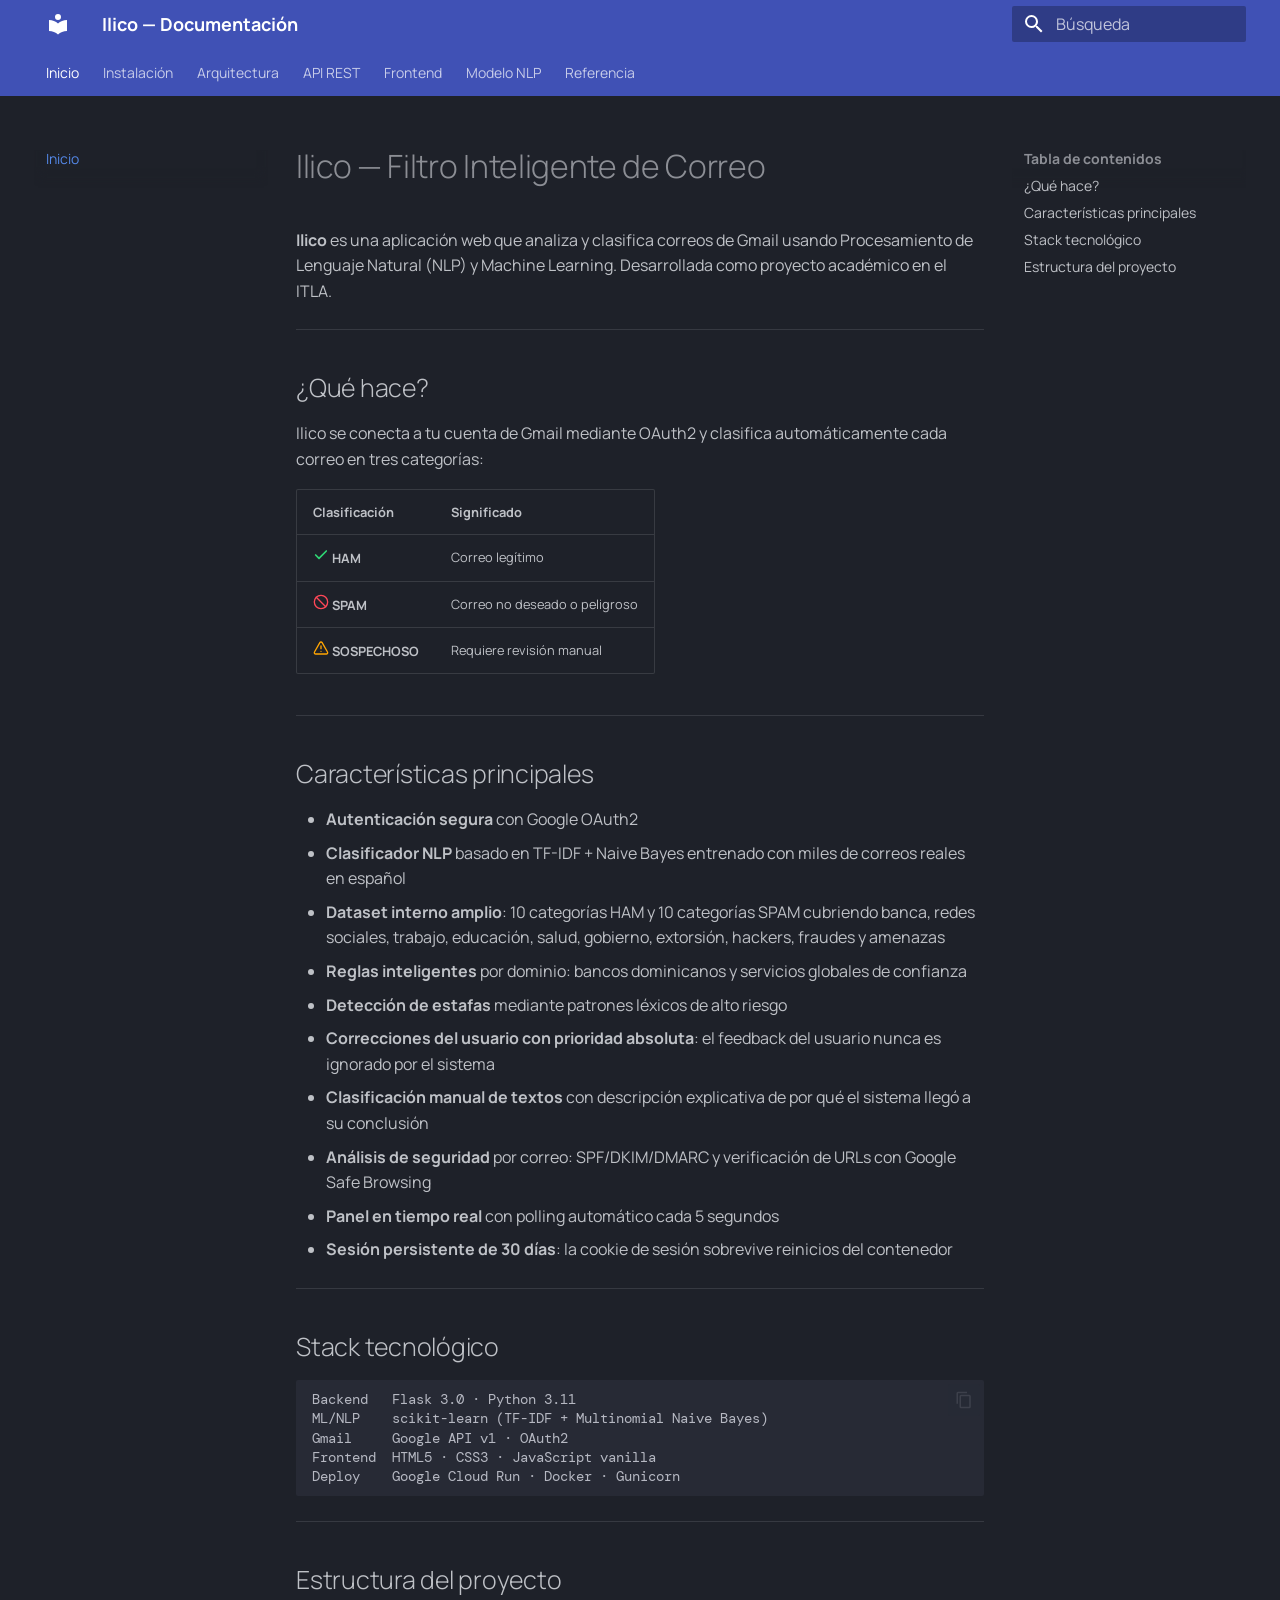
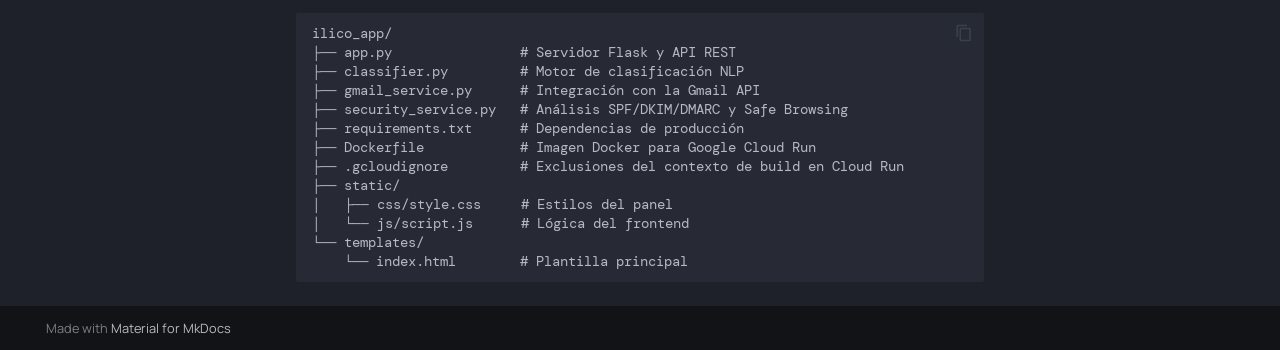
<file: index.html>
<!doctype html><html lang=es class=no-js> <head><meta charset=utf-8><meta name=viewport content="width=device-width,initial-scale=1"><meta name=description content="Filtro inteligente de correo con NLP y Machine Learning"><meta name=author content="Sterling Florian Capellan"><link href=instalacion/ rel=next><link rel=icon href=assets/images/favicon.png><meta name=generator content="mkdocs-1.6.1, mkdocs-material-9.7.6"><title>Ilico — Documentación</title><link rel=stylesheet href=assets/stylesheets/main.484c7ddc.min.css><link rel=stylesheet href=assets/stylesheets/palette.ab4e12ef.min.css><link rel=preconnect href=https://fonts.gstatic.com crossorigin><link rel=stylesheet href="https://fonts.googleapis.com/css?family=Manrope:300,300i,400,400i,700,700i%7CDM+Mono:400,400i,700,700i&display=fallback"><style>:root{--md-text-font:"Manrope";--md-code-font:"DM Mono"}</style><link rel=stylesheet href=assets/_mkdocstrings.css><script>__md_scope=new URL(".",location),__md_hash=e=>[...e].reduce(((e,_)=>(e<<5)-e+_.charCodeAt(0)),0),__md_get=(e,_=localStorage,t=__md_scope)=>JSON.parse(_.getItem(t.pathname+"."+e)),__md_set=(e,_,t=localStorage,a=__md_scope)=>{try{t.setItem(a.pathname+"."+e,JSON.stringify(_))}catch(e){}}</script></head> <body dir=ltr data-md-color-scheme=slate data-md-color-primary=indigo data-md-color-accent=teal> <input class=md-toggle data-md-toggle=drawer type=checkbox id=__drawer autocomplete=off> <input class=md-toggle data-md-toggle=search type=checkbox id=__search autocomplete=off> <label class=md-overlay for=__drawer></label> <div data-md-component=skip> <a href=#ilico-filtro-inteligente-de-correo class=md-skip> Saltar a contenido </a> </div> <div data-md-component=announce> </div> <header class=md-header data-md-component=header> <nav class="md-header__inner md-grid" aria-label=Cabecera> <a href=. title="Ilico — Documentación" class="md-header__button md-logo" aria-label="Ilico — Documentación" data-md-component=logo> <svg xmlns=http://www.w3.org/2000/svg viewbox="0 0 24 24"><path d="M12 8a3 3 0 0 0 3-3 3 3 0 0 0-3-3 3 3 0 0 0-3 3 3 3 0 0 0 3 3m0 3.54C9.64 9.35 6.5 8 3 8v11c3.5 0 6.64 1.35 9 3.54 2.36-2.19 5.5-3.54 9-3.54V8c-3.5 0-6.64 1.35-9 3.54"/></svg> </a> <label class="md-header__button md-icon" for=__drawer> <svg xmlns=http://www.w3.org/2000/svg viewbox="0 0 24 24"><path d="M3 6h18v2H3zm0 5h18v2H3zm0 5h18v2H3z"/></svg> </label> <div class=md-header__title data-md-component=header-title> <div class=md-header__ellipsis> <div class=md-header__topic> <span class=md-ellipsis> Ilico — Documentación </span> </div> <div class=md-header__topic data-md-component=header-topic> <span class=md-ellipsis> Inicio </span> </div> </div> </div> <label class="md-header__button md-icon" for=__search> <svg xmlns=http://www.w3.org/2000/svg viewbox="0 0 24 24"><path d="M9.5 3A6.5 6.5 0 0 1 16 9.5c0 1.61-.59 3.09-1.56 4.23l.27.27h.79l5 5-1.5 1.5-5-5v-.79l-.27-.27A6.52 6.52 0 0 1 9.5 16 6.5 6.5 0 0 1 3 9.5 6.5 6.5 0 0 1 9.5 3m0 2C7 5 5 7 5 9.5S7 14 9.5 14 14 12 14 9.5 12 5 9.5 5"/></svg> </label> <div class=md-search data-md-component=search role=dialog> <label class=md-search__overlay for=__search></label> <div class=md-search__inner role=search> <form class=md-search__form name=search> <input type=text class=md-search__input name=query aria-label=Búsqueda placeholder=Búsqueda autocapitalize=off autocorrect=off autocomplete=off spellcheck=false data-md-component=search-query required> <label class="md-search__icon md-icon" for=__search> <svg xmlns=http://www.w3.org/2000/svg viewbox="0 0 24 24"><path d="M9.5 3A6.5 6.5 0 0 1 16 9.5c0 1.61-.59 3.09-1.56 4.23l.27.27h.79l5 5-1.5 1.5-5-5v-.79l-.27-.27A6.52 6.52 0 0 1 9.5 16 6.5 6.5 0 0 1 3 9.5 6.5 6.5 0 0 1 9.5 3m0 2C7 5 5 7 5 9.5S7 14 9.5 14 14 12 14 9.5 12 5 9.5 5"/></svg> <svg xmlns=http://www.w3.org/2000/svg viewbox="0 0 24 24"><path d="M20 11v2H8l5.5 5.5-1.42 1.42L4.16 12l7.92-7.92L13.5 5.5 8 11z"/></svg> </label> <nav class=md-search__options aria-label=Buscar> <button type=reset class="md-search__icon md-icon" title=Limpiar aria-label=Limpiar tabindex=-1> <svg xmlns=http://www.w3.org/2000/svg viewbox="0 0 24 24"><path d="M19 6.41 17.59 5 12 10.59 6.41 5 5 6.41 10.59 12 5 17.59 6.41 19 12 13.41 17.59 19 19 17.59 13.41 12z"/></svg> </button> </nav> <div class=md-search__suggest data-md-component=search-suggest></div> </form> <div class=md-search__output> <div class=md-search__scrollwrap tabindex=0 data-md-scrollfix> <div class=md-search-result data-md-component=search-result> <div class=md-search-result__meta> Inicializando búsqueda </div> <ol class=md-search-result__list role=presentation></ol> </div> </div> </div> </div> </div> </nav> </header> <div class=md-container data-md-component=container> <nav class=md-tabs aria-label=Pestañas data-md-component=tabs> <div class=md-grid> <ul class=md-tabs__list> <li class="md-tabs__item md-tabs__item--active"> <a href=. class=md-tabs__link> Inicio </a> </li> <li class=md-tabs__item> <a href=instalacion/ class=md-tabs__link> Instalación </a> </li> <li class=md-tabs__item> <a href=arquitectura/ class=md-tabs__link> Arquitectura </a> </li> <li class=md-tabs__item> <a href=api/ class=md-tabs__link> API REST </a> </li> <li class=md-tabs__item> <a href=frontend/ class=md-tabs__link> Frontend </a> </li> <li class=md-tabs__item> <a href=modelo/ class=md-tabs__link> Modelo NLP </a> </li> <li class=md-tabs__item> <a href=referencia/ class=md-tabs__link> Referencia </a> </li> </ul> </div> </nav> <main class=md-main data-md-component=main> <div class="md-main__inner md-grid"> <div class="md-sidebar md-sidebar--primary" data-md-component=sidebar data-md-type=navigation> <div class=md-sidebar__scrollwrap> <div class=md-sidebar__inner> <nav class="md-nav md-nav--primary md-nav--lifted" aria-label=Navegación data-md-level=0> <label class=md-nav__title for=__drawer> <a href=. title="Ilico — Documentación" class="md-nav__button md-logo" aria-label="Ilico — Documentación" data-md-component=logo> <svg xmlns=http://www.w3.org/2000/svg viewbox="0 0 24 24"><path d="M12 8a3 3 0 0 0 3-3 3 3 0 0 0-3-3 3 3 0 0 0-3 3 3 3 0 0 0 3 3m0 3.54C9.64 9.35 6.5 8 3 8v11c3.5 0 6.64 1.35 9 3.54 2.36-2.19 5.5-3.54 9-3.54V8c-3.5 0-6.64 1.35-9 3.54"/></svg> </a> Ilico — Documentación </label> <ul class=md-nav__list data-md-scrollfix> <li class="md-nav__item md-nav__item--active"> <input class="md-nav__toggle md-toggle" type=checkbox id=__toc> <label class="md-nav__link md-nav__link--active" for=__toc> <span class=md-ellipsis> Inicio </span> <span class="md-nav__icon md-icon"></span> </label> <a href=. class="md-nav__link md-nav__link--active"> <span class=md-ellipsis> Inicio </span> </a> <nav class="md-nav md-nav--secondary" aria-label="Tabla de contenidos"> <label class=md-nav__title for=__toc> <span class="md-nav__icon md-icon"></span> Tabla de contenidos </label> <ul class=md-nav__list data-md-component=toc data-md-scrollfix> <li class=md-nav__item> <a href=#que-hace class=md-nav__link> <span class=md-ellipsis> ¿Qué hace? </span> </a> </li> <li class=md-nav__item> <a href=#caracteristicas-principales class=md-nav__link> <span class=md-ellipsis> Características principales </span> </a> </li> <li class=md-nav__item> <a href=#stack-tecnologico class=md-nav__link> <span class=md-ellipsis> Stack tecnológico </span> </a> </li> <li class=md-nav__item> <a href=#estructura-del-proyecto class=md-nav__link> <span class=md-ellipsis> Estructura del proyecto </span> </a> </li> </ul> </nav> </li> <li class=md-nav__item> <a href=instalacion/ class=md-nav__link> <span class=md-ellipsis> Instalación </span> </a> </li> <li class=md-nav__item> <a href=arquitectura/ class=md-nav__link> <span class=md-ellipsis> Arquitectura </span> </a> </li> <li class=md-nav__item> <a href=api/ class=md-nav__link> <span class=md-ellipsis> API REST </span> </a> </li> <li class=md-nav__item> <a href=frontend/ class=md-nav__link> <span class=md-ellipsis> Frontend </span> </a> </li> <li class=md-nav__item> <a href=modelo/ class=md-nav__link> <span class=md-ellipsis> Modelo NLP </span> </a> </li> <li class=md-nav__item> <a href=referencia/ class=md-nav__link> <span class=md-ellipsis> Referencia </span> </a> </li> </ul> </nav> </div> </div> </div> <div class="md-sidebar md-sidebar--secondary" data-md-component=sidebar data-md-type=toc> <div class=md-sidebar__scrollwrap> <div class=md-sidebar__inner> <nav class="md-nav md-nav--secondary" aria-label="Tabla de contenidos"> <label class=md-nav__title for=__toc> <span class="md-nav__icon md-icon"></span> Tabla de contenidos </label> <ul class=md-nav__list data-md-component=toc data-md-scrollfix> <li class=md-nav__item> <a href=#que-hace class=md-nav__link> <span class=md-ellipsis> ¿Qué hace? </span> </a> </li> <li class=md-nav__item> <a href=#caracteristicas-principales class=md-nav__link> <span class=md-ellipsis> Características principales </span> </a> </li> <li class=md-nav__item> <a href=#stack-tecnologico class=md-nav__link> <span class=md-ellipsis> Stack tecnológico </span> </a> </li> <li class=md-nav__item> <a href=#estructura-del-proyecto class=md-nav__link> <span class=md-ellipsis> Estructura del proyecto </span> </a> </li> </ul> </nav> </div> </div> </div> <div class=md-content data-md-component=content> <article class="md-content__inner md-typeset"> <h1 id=ilico-filtro-inteligente-de-correo>Ilico — Filtro Inteligente de Correo<a class=headerlink href=#ilico-filtro-inteligente-de-correo title="Permanent link">&para;</a></h1> <p><strong>Ilico</strong> es una aplicación web que analiza y clasifica correos de Gmail usando Procesamiento de Lenguaje Natural (NLP) y Machine Learning. Desarrollada como proyecto académico en el ITLA.</p> <hr> <h2 id=que-hace>¿Qué hace?<a class=headerlink href=#que-hace title="Permanent link">&para;</a></h2> <p>Ilico se conecta a tu cuenta de Gmail mediante OAuth2 y clasifica automáticamente cada correo en tres categorías:</p> <table> <thead> <tr> <th>Clasificación</th> <th>Significado</th> </tr> </thead> <tbody> <tr> <td><svg xmlns=http://www.w3.org/2000/svg width=16 height=16 viewbox="0 0 24 24" fill=none stroke=#2ed573 stroke-width=2.5 stroke-linecap=round stroke-linejoin=round><polyline points="20 6 9 17 4 12"/></svg> <strong>HAM</strong></td> <td>Correo legítimo</td> </tr> <tr> <td><svg xmlns=http://www.w3.org/2000/svg width=16 height=16 viewbox="0 0 24 24" fill=none stroke=#ff4757 stroke-width=2 stroke-linecap=round stroke-linejoin=round><circle cx=12 cy=12 r=10 /><path d="m4.9 4.9 14.2 14.2"/></svg> <strong>SPAM</strong></td> <td>Correo no deseado o peligroso</td> </tr> <tr> <td><svg xmlns=http://www.w3.org/2000/svg width=16 height=16 viewbox="0 0 24 24" fill=none stroke=#ffa502 stroke-width=2 stroke-linecap=round stroke-linejoin=round><path d="m21.73 18-8-14a2 2 0 0 0-3.48 0l-8 14A2 2 0 0 0 4 21h16a2 2 0 0 0 1.73-3Z"/><path d="M12 9v4"/><path d="M12 17h.01"/></svg> <strong>SOSPECHOSO</strong></td> <td>Requiere revisión manual</td> </tr> </tbody> </table> <hr> <h2 id=caracteristicas-principales>Características principales<a class=headerlink href=#caracteristicas-principales title="Permanent link">&para;</a></h2> <ul> <li><strong>Autenticación segura</strong> con Google OAuth2</li> <li><strong>Clasificador NLP</strong> basado en TF-IDF + Naive Bayes entrenado con miles de correos reales en español</li> <li><strong>Dataset interno amplio</strong>: 10 categorías HAM y 10 categorías SPAM cubriendo banca, redes sociales, trabajo, educación, salud, gobierno, extorsión, hackers, fraudes y amenazas</li> <li><strong>Reglas inteligentes</strong> por dominio: bancos dominicanos y servicios globales de confianza</li> <li><strong>Detección de estafas</strong> mediante patrones léxicos de alto riesgo</li> <li><strong>Correcciones del usuario con prioridad absoluta</strong>: el feedback del usuario nunca es ignorado por el sistema</li> <li><strong>Clasificación manual de textos</strong> con descripción explicativa de por qué el sistema llegó a su conclusión</li> <li><strong>Análisis de seguridad</strong> por correo: SPF/DKIM/DMARC y verificación de URLs con Google Safe Browsing</li> <li><strong>Panel en tiempo real</strong> con polling automático cada 5 segundos</li> <li><strong>Sesión persistente de 30 días</strong>: la cookie de sesión sobrevive reinicios del contenedor</li> </ul> <hr> <h2 id=stack-tecnologico>Stack tecnológico<a class=headerlink href=#stack-tecnologico title="Permanent link">&para;</a></h2> <div class=highlight><pre><span></span><code><a id=__codelineno-0-1 name=__codelineno-0-1 href=#__codelineno-0-1></a>Backend   Flask 3.0 · Python 3.11
<a id=__codelineno-0-2 name=__codelineno-0-2 href=#__codelineno-0-2></a>ML/NLP    scikit-learn (TF-IDF + Multinomial Naive Bayes)
<a id=__codelineno-0-3 name=__codelineno-0-3 href=#__codelineno-0-3></a>Gmail     Google API v1 · OAuth2
<a id=__codelineno-0-4 name=__codelineno-0-4 href=#__codelineno-0-4></a>Frontend  HTML5 · CSS3 · JavaScript vanilla
<a id=__codelineno-0-5 name=__codelineno-0-5 href=#__codelineno-0-5></a>Deploy    Google Cloud Run · Docker · Gunicorn
</code></pre></div> <hr> <h2 id=estructura-del-proyecto>Estructura del proyecto<a class=headerlink href=#estructura-del-proyecto title="Permanent link">&para;</a></h2> <div class=highlight><pre><span></span><code><a id=__codelineno-1-1 name=__codelineno-1-1 href=#__codelineno-1-1></a>ilico_app/
<a id=__codelineno-1-2 name=__codelineno-1-2 href=#__codelineno-1-2></a>├── app.py                # Servidor Flask y API REST
<a id=__codelineno-1-3 name=__codelineno-1-3 href=#__codelineno-1-3></a>├── classifier.py         # Motor de clasificación NLP
<a id=__codelineno-1-4 name=__codelineno-1-4 href=#__codelineno-1-4></a>├── gmail_service.py      # Integración con la Gmail API
<a id=__codelineno-1-5 name=__codelineno-1-5 href=#__codelineno-1-5></a>├── security_service.py   # Análisis SPF/DKIM/DMARC y Safe Browsing
<a id=__codelineno-1-6 name=__codelineno-1-6 href=#__codelineno-1-6></a>├── requirements.txt      # Dependencias de producción
<a id=__codelineno-1-7 name=__codelineno-1-7 href=#__codelineno-1-7></a>├── Dockerfile            # Imagen Docker para Google Cloud Run
<a id=__codelineno-1-8 name=__codelineno-1-8 href=#__codelineno-1-8></a>├── .gcloudignore         # Exclusiones del contexto de build en Cloud Run
<a id=__codelineno-1-9 name=__codelineno-1-9 href=#__codelineno-1-9></a>├── static/
<a id=__codelineno-1-10 name=__codelineno-1-10 href=#__codelineno-1-10></a>│   ├── css/style.css     # Estilos del panel
<a id=__codelineno-1-11 name=__codelineno-1-11 href=#__codelineno-1-11></a>│   └── js/script.js      # Lógica del frontend
<a id=__codelineno-1-12 name=__codelineno-1-12 href=#__codelineno-1-12></a>└── templates/
<a id=__codelineno-1-13 name=__codelineno-1-13 href=#__codelineno-1-13></a>    └── index.html        # Plantilla principal
</code></pre></div> </article> </div> <script>var target=document.getElementById(location.hash.slice(1));target&&target.name&&(target.checked=target.name.startsWith("__tabbed_"))</script> </div> <button type=button class="md-top md-icon" data-md-component=top hidden> <svg xmlns=http://www.w3.org/2000/svg viewbox="0 0 24 24"><path d="M13 20h-2V8l-5.5 5.5-1.42-1.42L12 4.16l7.92 7.92-1.42 1.42L13 8z"/></svg> Volver al principio </button> </main> <footer class=md-footer> <div class="md-footer-meta md-typeset"> <div class="md-footer-meta__inner md-grid"> <div class=md-copyright> Made with <a href=https://squidfunk.github.io/mkdocs-material/ target=_blank rel=noopener> Material for MkDocs </a> </div> </div> </div> </footer> </div> <div class=md-dialog data-md-component=dialog> <div class="md-dialog__inner md-typeset"></div> </div> <script id=__config type=application/json>{"annotate": null, "base": ".", "features": ["navigation.tabs", "navigation.sections", "navigation.top", "search.highlight", "search.suggest", "content.code.copy"], "search": "assets/javascripts/workers/search.2c215733.min.js", "tags": null, "translations": {"clipboard.copied": "Copiado al portapapeles", "clipboard.copy": "Copiar al portapapeles", "search.result.more.one": "1 m\u00e1s en esta p\u00e1gina", "search.result.more.other": "# m\u00e1s en esta p\u00e1gina", "search.result.none": "No se encontraron documentos", "search.result.one": "1 documento encontrado", "search.result.other": "# documentos encontrados", "search.result.placeholder": "Teclee para comenzar b\u00fasqueda", "search.result.term.missing": "Falta", "select.version": "Seleccionar versi\u00f3n"}, "version": null}</script> <script src=assets/javascripts/bundle.79ae519e.min.js></script> </body> </html>
</file>
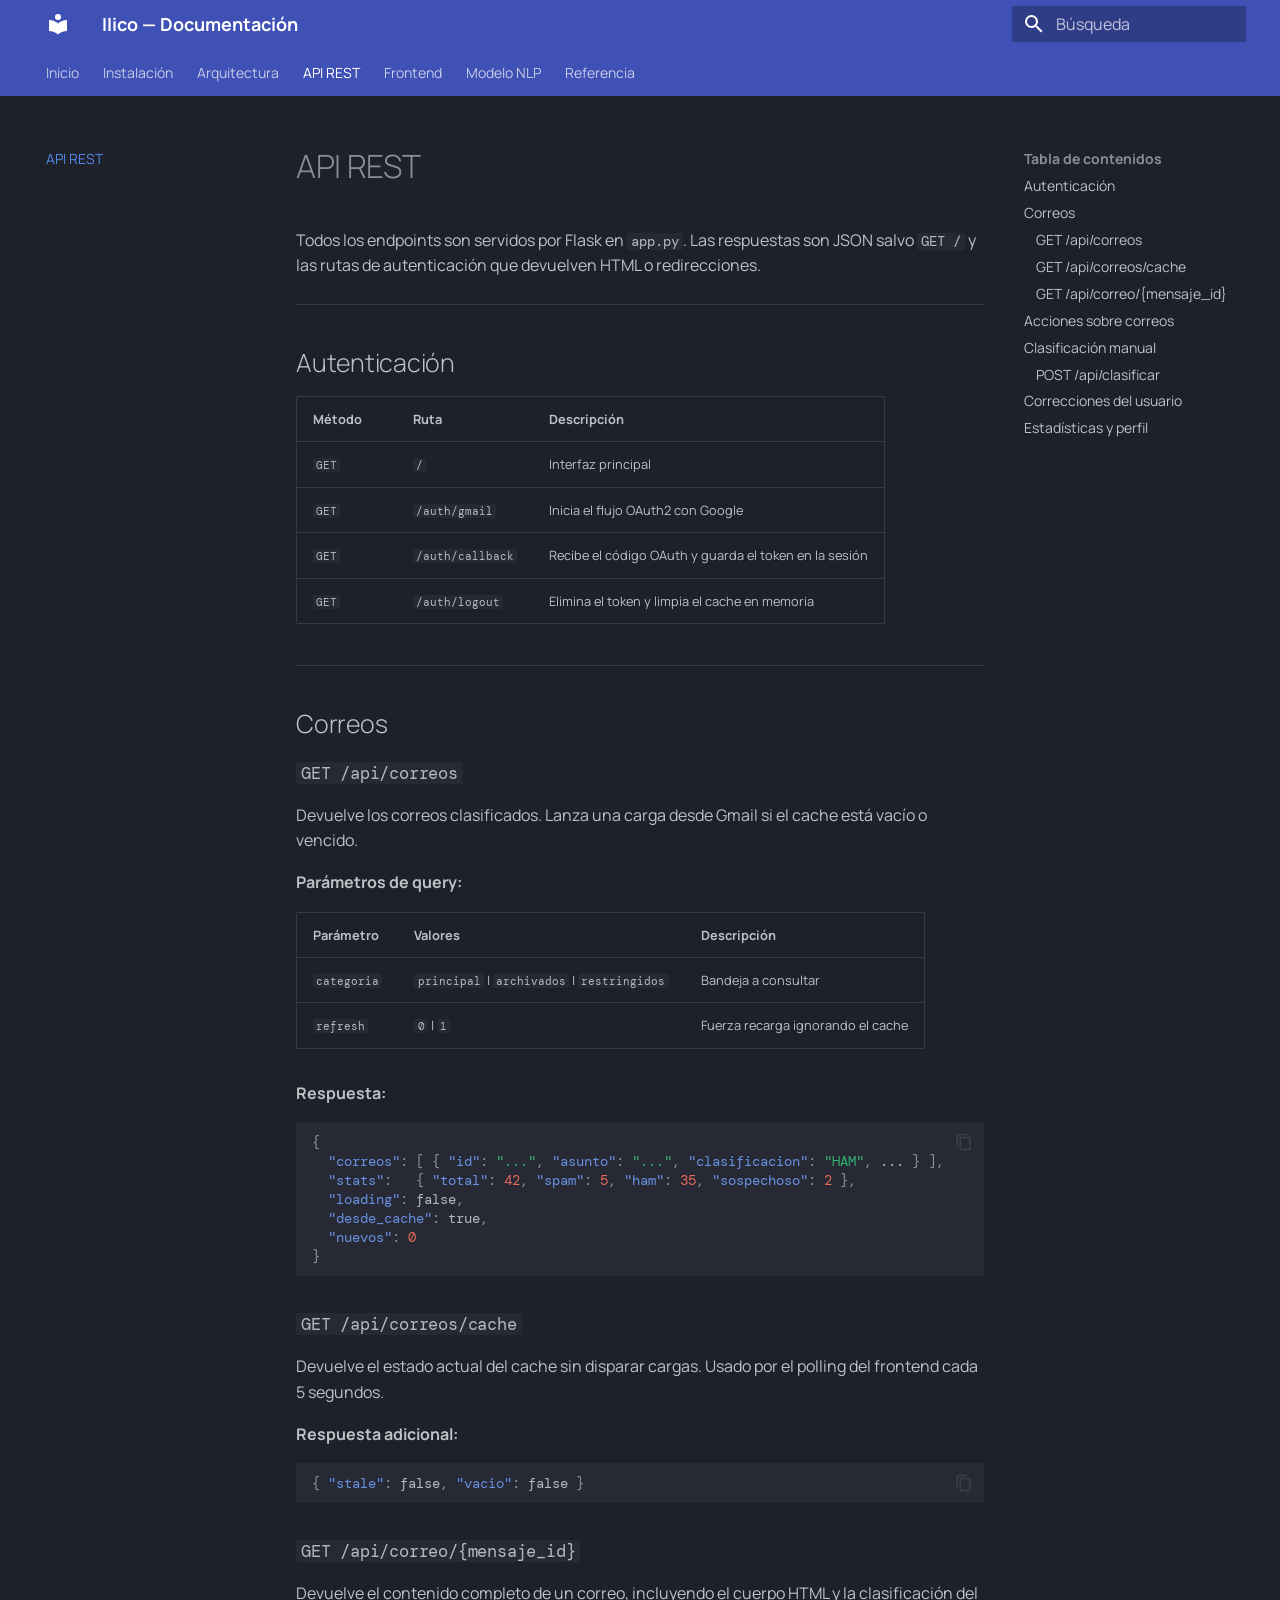
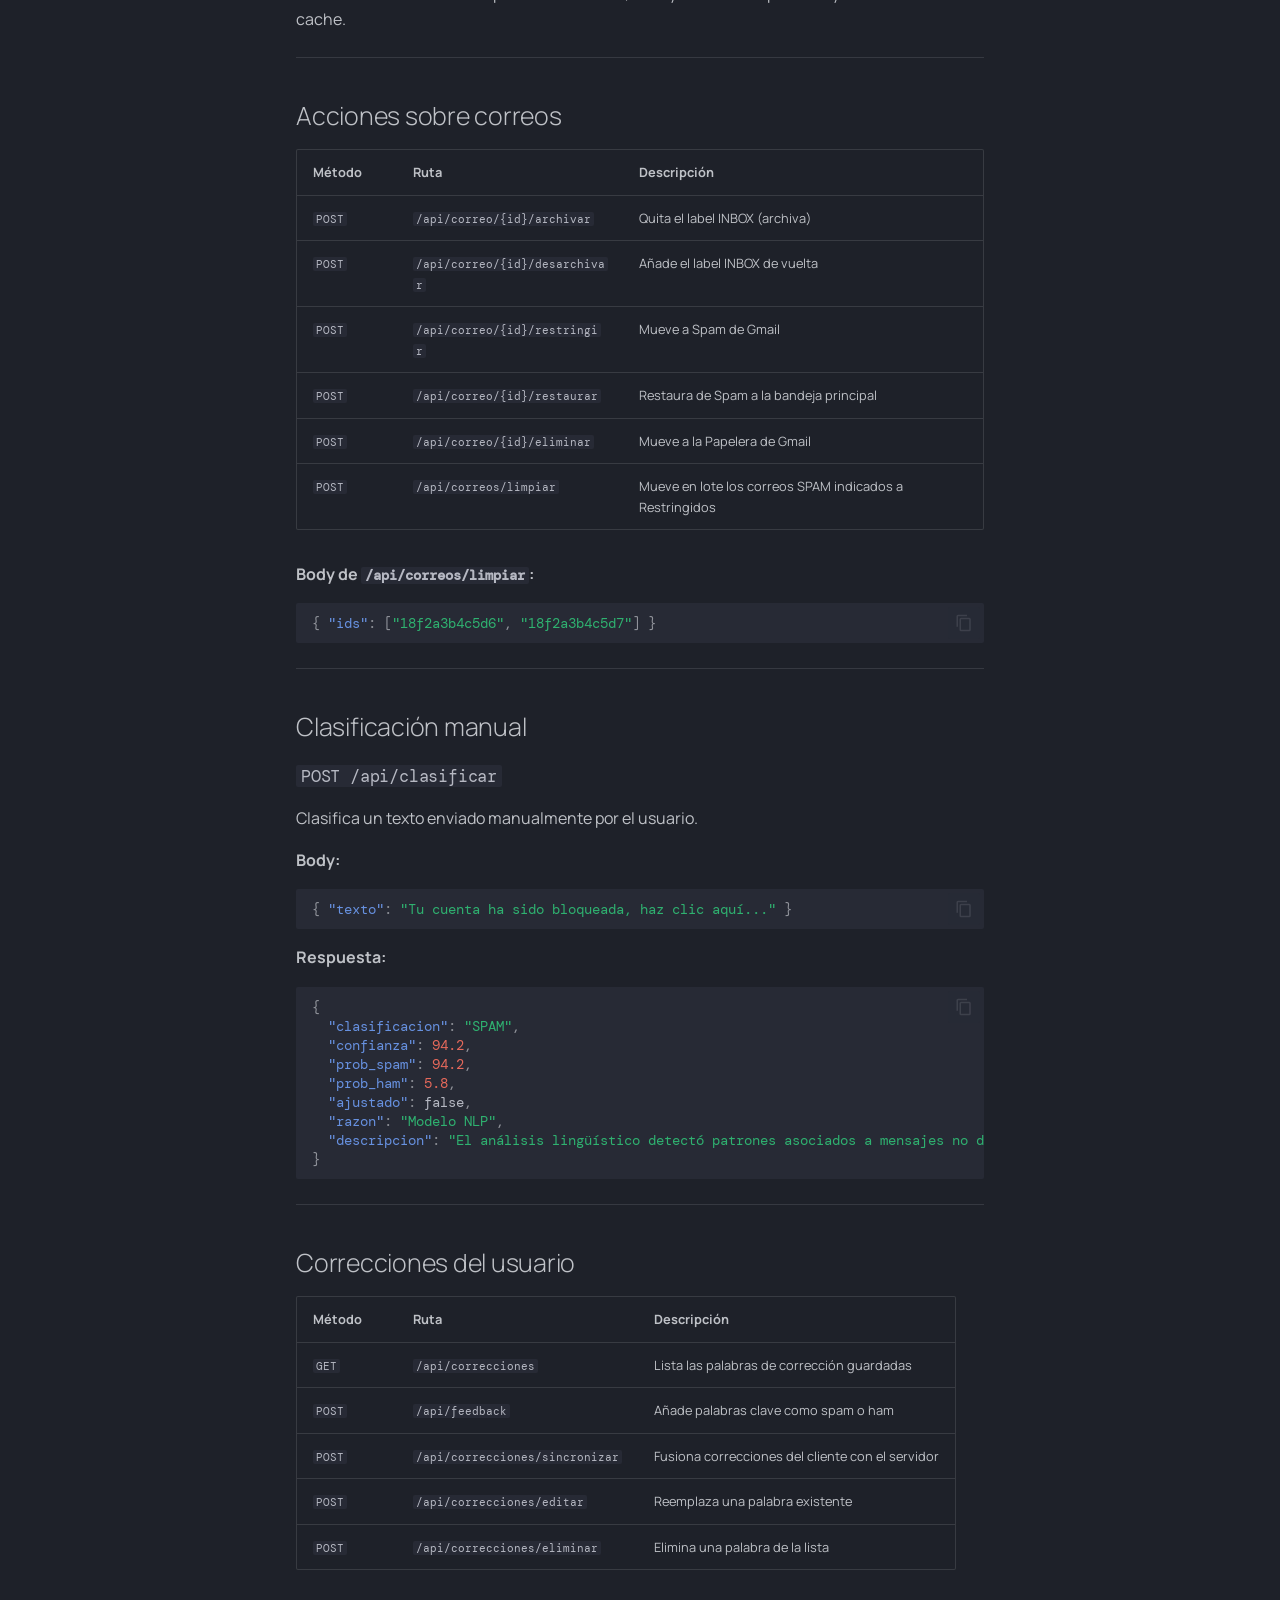
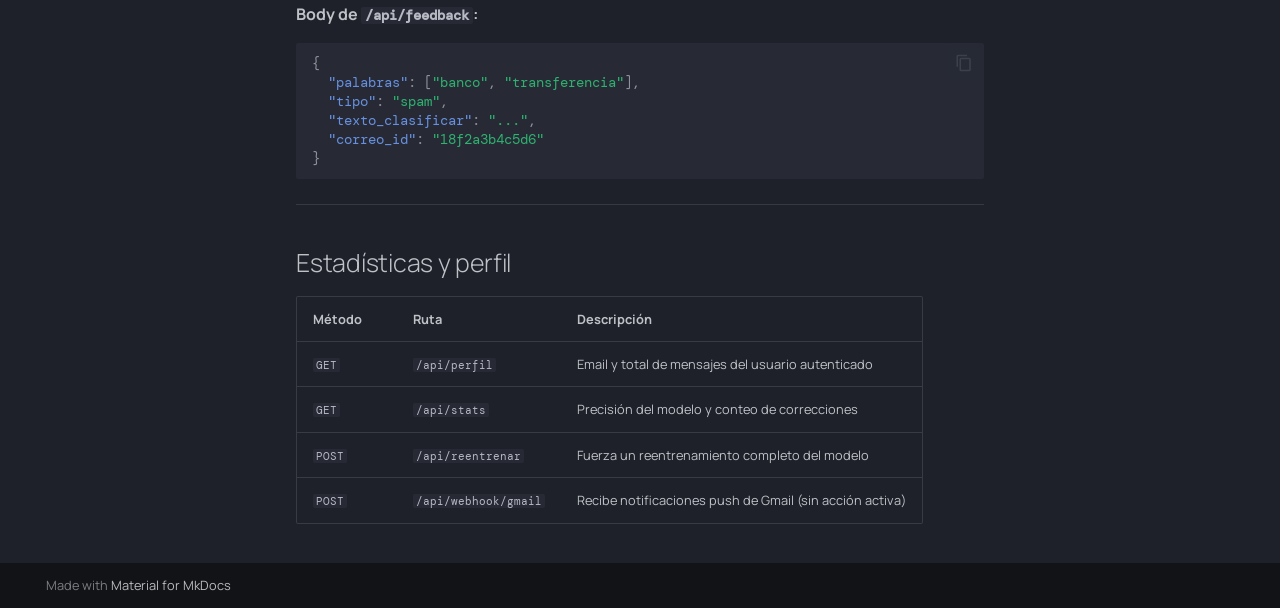
<file: api/index.html>
<!doctype html><html lang=es class=no-js> <head><meta charset=utf-8><meta name=viewport content="width=device-width,initial-scale=1"><meta name=description content="Filtro inteligente de correo con NLP y Machine Learning"><meta name=author content="Sterling Florian Capellan"><link href=../arquitectura/ rel=prev><link href=../frontend/ rel=next><link rel=icon href=../assets/images/favicon.png><meta name=generator content="mkdocs-1.6.1, mkdocs-material-9.7.6"><title>API REST - Ilico — Documentación</title><link rel=stylesheet href=../assets/stylesheets/main.484c7ddc.min.css><link rel=stylesheet href=../assets/stylesheets/palette.ab4e12ef.min.css><link rel=preconnect href=https://fonts.gstatic.com crossorigin><link rel=stylesheet href="https://fonts.googleapis.com/css?family=Manrope:300,300i,400,400i,700,700i%7CDM+Mono:400,400i,700,700i&display=fallback"><style>:root{--md-text-font:"Manrope";--md-code-font:"DM Mono"}</style><link rel=stylesheet href=../assets/_mkdocstrings.css><script>__md_scope=new URL("..",location),__md_hash=e=>[...e].reduce(((e,_)=>(e<<5)-e+_.charCodeAt(0)),0),__md_get=(e,_=localStorage,t=__md_scope)=>JSON.parse(_.getItem(t.pathname+"."+e)),__md_set=(e,_,t=localStorage,a=__md_scope)=>{try{t.setItem(a.pathname+"."+e,JSON.stringify(_))}catch(e){}}</script></head> <body dir=ltr data-md-color-scheme=slate data-md-color-primary=indigo data-md-color-accent=teal> <input class=md-toggle data-md-toggle=drawer type=checkbox id=__drawer autocomplete=off> <input class=md-toggle data-md-toggle=search type=checkbox id=__search autocomplete=off> <label class=md-overlay for=__drawer></label> <div data-md-component=skip> <a href=#api-rest class=md-skip> Saltar a contenido </a> </div> <div data-md-component=announce> </div> <header class=md-header data-md-component=header> <nav class="md-header__inner md-grid" aria-label=Cabecera> <a href=.. title="Ilico — Documentación" class="md-header__button md-logo" aria-label="Ilico — Documentación" data-md-component=logo> <svg xmlns=http://www.w3.org/2000/svg viewbox="0 0 24 24"><path d="M12 8a3 3 0 0 0 3-3 3 3 0 0 0-3-3 3 3 0 0 0-3 3 3 3 0 0 0 3 3m0 3.54C9.64 9.35 6.5 8 3 8v11c3.5 0 6.64 1.35 9 3.54 2.36-2.19 5.5-3.54 9-3.54V8c-3.5 0-6.64 1.35-9 3.54"/></svg> </a> <label class="md-header__button md-icon" for=__drawer> <svg xmlns=http://www.w3.org/2000/svg viewbox="0 0 24 24"><path d="M3 6h18v2H3zm0 5h18v2H3zm0 5h18v2H3z"/></svg> </label> <div class=md-header__title data-md-component=header-title> <div class=md-header__ellipsis> <div class=md-header__topic> <span class=md-ellipsis> Ilico — Documentación </span> </div> <div class=md-header__topic data-md-component=header-topic> <span class=md-ellipsis> API REST </span> </div> </div> </div> <label class="md-header__button md-icon" for=__search> <svg xmlns=http://www.w3.org/2000/svg viewbox="0 0 24 24"><path d="M9.5 3A6.5 6.5 0 0 1 16 9.5c0 1.61-.59 3.09-1.56 4.23l.27.27h.79l5 5-1.5 1.5-5-5v-.79l-.27-.27A6.52 6.52 0 0 1 9.5 16 6.5 6.5 0 0 1 3 9.5 6.5 6.5 0 0 1 9.5 3m0 2C7 5 5 7 5 9.5S7 14 9.5 14 14 12 14 9.5 12 5 9.5 5"/></svg> </label> <div class=md-search data-md-component=search role=dialog> <label class=md-search__overlay for=__search></label> <div class=md-search__inner role=search> <form class=md-search__form name=search> <input type=text class=md-search__input name=query aria-label=Búsqueda placeholder=Búsqueda autocapitalize=off autocorrect=off autocomplete=off spellcheck=false data-md-component=search-query required> <label class="md-search__icon md-icon" for=__search> <svg xmlns=http://www.w3.org/2000/svg viewbox="0 0 24 24"><path d="M9.5 3A6.5 6.5 0 0 1 16 9.5c0 1.61-.59 3.09-1.56 4.23l.27.27h.79l5 5-1.5 1.5-5-5v-.79l-.27-.27A6.52 6.52 0 0 1 9.5 16 6.5 6.5 0 0 1 3 9.5 6.5 6.5 0 0 1 9.5 3m0 2C7 5 5 7 5 9.5S7 14 9.5 14 14 12 14 9.5 12 5 9.5 5"/></svg> <svg xmlns=http://www.w3.org/2000/svg viewbox="0 0 24 24"><path d="M20 11v2H8l5.5 5.5-1.42 1.42L4.16 12l7.92-7.92L13.5 5.5 8 11z"/></svg> </label> <nav class=md-search__options aria-label=Buscar> <button type=reset class="md-search__icon md-icon" title=Limpiar aria-label=Limpiar tabindex=-1> <svg xmlns=http://www.w3.org/2000/svg viewbox="0 0 24 24"><path d="M19 6.41 17.59 5 12 10.59 6.41 5 5 6.41 10.59 12 5 17.59 6.41 19 12 13.41 17.59 19 19 17.59 13.41 12z"/></svg> </button> </nav> <div class=md-search__suggest data-md-component=search-suggest></div> </form> <div class=md-search__output> <div class=md-search__scrollwrap tabindex=0 data-md-scrollfix> <div class=md-search-result data-md-component=search-result> <div class=md-search-result__meta> Inicializando búsqueda </div> <ol class=md-search-result__list role=presentation></ol> </div> </div> </div> </div> </div> </nav> </header> <div class=md-container data-md-component=container> <nav class=md-tabs aria-label=Pestañas data-md-component=tabs> <div class=md-grid> <ul class=md-tabs__list> <li class=md-tabs__item> <a href=.. class=md-tabs__link> Inicio </a> </li> <li class=md-tabs__item> <a href=../instalacion/ class=md-tabs__link> Instalación </a> </li> <li class=md-tabs__item> <a href=../arquitectura/ class=md-tabs__link> Arquitectura </a> </li> <li class="md-tabs__item md-tabs__item--active"> <a href=./ class=md-tabs__link> API REST </a> </li> <li class=md-tabs__item> <a href=../frontend/ class=md-tabs__link> Frontend </a> </li> <li class=md-tabs__item> <a href=../modelo/ class=md-tabs__link> Modelo NLP </a> </li> <li class=md-tabs__item> <a href=../referencia/ class=md-tabs__link> Referencia </a> </li> </ul> </div> </nav> <main class=md-main data-md-component=main> <div class="md-main__inner md-grid"> <div class="md-sidebar md-sidebar--primary" data-md-component=sidebar data-md-type=navigation> <div class=md-sidebar__scrollwrap> <div class=md-sidebar__inner> <nav class="md-nav md-nav--primary md-nav--lifted" aria-label=Navegación data-md-level=0> <label class=md-nav__title for=__drawer> <a href=.. title="Ilico — Documentación" class="md-nav__button md-logo" aria-label="Ilico — Documentación" data-md-component=logo> <svg xmlns=http://www.w3.org/2000/svg viewbox="0 0 24 24"><path d="M12 8a3 3 0 0 0 3-3 3 3 0 0 0-3-3 3 3 0 0 0-3 3 3 3 0 0 0 3 3m0 3.54C9.64 9.35 6.5 8 3 8v11c3.5 0 6.64 1.35 9 3.54 2.36-2.19 5.5-3.54 9-3.54V8c-3.5 0-6.64 1.35-9 3.54"/></svg> </a> Ilico — Documentación </label> <ul class=md-nav__list data-md-scrollfix> <li class=md-nav__item> <a href=.. class=md-nav__link> <span class=md-ellipsis> Inicio </span> </a> </li> <li class=md-nav__item> <a href=../instalacion/ class=md-nav__link> <span class=md-ellipsis> Instalación </span> </a> </li> <li class=md-nav__item> <a href=../arquitectura/ class=md-nav__link> <span class=md-ellipsis> Arquitectura </span> </a> </li> <li class="md-nav__item md-nav__item--active"> <input class="md-nav__toggle md-toggle" type=checkbox id=__toc> <label class="md-nav__link md-nav__link--active" for=__toc> <span class=md-ellipsis> API REST </span> <span class="md-nav__icon md-icon"></span> </label> <a href=./ class="md-nav__link md-nav__link--active"> <span class=md-ellipsis> API REST </span> </a> <nav class="md-nav md-nav--secondary" aria-label="Tabla de contenidos"> <label class=md-nav__title for=__toc> <span class="md-nav__icon md-icon"></span> Tabla de contenidos </label> <ul class=md-nav__list data-md-component=toc data-md-scrollfix> <li class=md-nav__item> <a href=#autenticacion class=md-nav__link> <span class=md-ellipsis> Autenticación </span> </a> </li> <li class=md-nav__item> <a href=#correos class=md-nav__link> <span class=md-ellipsis> Correos </span> </a> <nav class=md-nav aria-label=Correos> <ul class=md-nav__list> <li class=md-nav__item> <a href=#get-apicorreos class=md-nav__link> <span class=md-ellipsis> GET /api/correos </span> </a> </li> <li class=md-nav__item> <a href=#get-apicorreoscache class=md-nav__link> <span class=md-ellipsis> GET /api/correos/cache </span> </a> </li> <li class=md-nav__item> <a href=#get-apicorreomensaje_id class=md-nav__link> <span class=md-ellipsis> GET /api/correo/{mensaje_id} </span> </a> </li> </ul> </nav> </li> <li class=md-nav__item> <a href=#acciones-sobre-correos class=md-nav__link> <span class=md-ellipsis> Acciones sobre correos </span> </a> </li> <li class=md-nav__item> <a href=#clasificacion-manual class=md-nav__link> <span class=md-ellipsis> Clasificación manual </span> </a> <nav class=md-nav aria-label="Clasificación manual"> <ul class=md-nav__list> <li class=md-nav__item> <a href=#post-apiclasificar class=md-nav__link> <span class=md-ellipsis> POST /api/clasificar </span> </a> </li> </ul> </nav> </li> <li class=md-nav__item> <a href=#correcciones-del-usuario class=md-nav__link> <span class=md-ellipsis> Correcciones del usuario </span> </a> </li> <li class=md-nav__item> <a href=#estadisticas-y-perfil class=md-nav__link> <span class=md-ellipsis> Estadísticas y perfil </span> </a> </li> </ul> </nav> </li> <li class=md-nav__item> <a href=../frontend/ class=md-nav__link> <span class=md-ellipsis> Frontend </span> </a> </li> <li class=md-nav__item> <a href=../modelo/ class=md-nav__link> <span class=md-ellipsis> Modelo NLP </span> </a> </li> <li class=md-nav__item> <a href=../referencia/ class=md-nav__link> <span class=md-ellipsis> Referencia </span> </a> </li> </ul> </nav> </div> </div> </div> <div class="md-sidebar md-sidebar--secondary" data-md-component=sidebar data-md-type=toc> <div class=md-sidebar__scrollwrap> <div class=md-sidebar__inner> <nav class="md-nav md-nav--secondary" aria-label="Tabla de contenidos"> <label class=md-nav__title for=__toc> <span class="md-nav__icon md-icon"></span> Tabla de contenidos </label> <ul class=md-nav__list data-md-component=toc data-md-scrollfix> <li class=md-nav__item> <a href=#autenticacion class=md-nav__link> <span class=md-ellipsis> Autenticación </span> </a> </li> <li class=md-nav__item> <a href=#correos class=md-nav__link> <span class=md-ellipsis> Correos </span> </a> <nav class=md-nav aria-label=Correos> <ul class=md-nav__list> <li class=md-nav__item> <a href=#get-apicorreos class=md-nav__link> <span class=md-ellipsis> GET /api/correos </span> </a> </li> <li class=md-nav__item> <a href=#get-apicorreoscache class=md-nav__link> <span class=md-ellipsis> GET /api/correos/cache </span> </a> </li> <li class=md-nav__item> <a href=#get-apicorreomensaje_id class=md-nav__link> <span class=md-ellipsis> GET /api/correo/{mensaje_id} </span> </a> </li> </ul> </nav> </li> <li class=md-nav__item> <a href=#acciones-sobre-correos class=md-nav__link> <span class=md-ellipsis> Acciones sobre correos </span> </a> </li> <li class=md-nav__item> <a href=#clasificacion-manual class=md-nav__link> <span class=md-ellipsis> Clasificación manual </span> </a> <nav class=md-nav aria-label="Clasificación manual"> <ul class=md-nav__list> <li class=md-nav__item> <a href=#post-apiclasificar class=md-nav__link> <span class=md-ellipsis> POST /api/clasificar </span> </a> </li> </ul> </nav> </li> <li class=md-nav__item> <a href=#correcciones-del-usuario class=md-nav__link> <span class=md-ellipsis> Correcciones del usuario </span> </a> </li> <li class=md-nav__item> <a href=#estadisticas-y-perfil class=md-nav__link> <span class=md-ellipsis> Estadísticas y perfil </span> </a> </li> </ul> </nav> </div> </div> </div> <div class=md-content data-md-component=content> <article class="md-content__inner md-typeset"> <h1 id=api-rest>API REST<a class=headerlink href=#api-rest title="Permanent link">&para;</a></h1> <p>Todos los endpoints son servidos por Flask en <code>app.py</code>. Las respuestas son JSON salvo <code>GET /</code> y las rutas de autenticación que devuelven HTML o redirecciones.</p> <hr> <h2 id=autenticacion>Autenticación<a class=headerlink href=#autenticacion title="Permanent link">&para;</a></h2> <table> <thead> <tr> <th>Método</th> <th>Ruta</th> <th>Descripción</th> </tr> </thead> <tbody> <tr> <td><code>GET</code></td> <td><code>/</code></td> <td>Interfaz principal</td> </tr> <tr> <td><code>GET</code></td> <td><code>/auth/gmail</code></td> <td>Inicia el flujo OAuth2 con Google</td> </tr> <tr> <td><code>GET</code></td> <td><code>/auth/callback</code></td> <td>Recibe el código OAuth y guarda el token en la sesión</td> </tr> <tr> <td><code>GET</code></td> <td><code>/auth/logout</code></td> <td>Elimina el token y limpia el cache en memoria</td> </tr> </tbody> </table> <hr> <h2 id=correos>Correos<a class=headerlink href=#correos title="Permanent link">&para;</a></h2> <h3 id=get-apicorreos><code>GET /api/correos</code><a class=headerlink href=#get-apicorreos title="Permanent link">&para;</a></h3> <p>Devuelve los correos clasificados. Lanza una carga desde Gmail si el cache está vacío o vencido.</p> <p><strong>Parámetros de query:</strong></p> <table> <thead> <tr> <th>Parámetro</th> <th>Valores</th> <th>Descripción</th> </tr> </thead> <tbody> <tr> <td><code>categoria</code></td> <td><code>principal</code> | <code>archivados</code> | <code>restringidos</code></td> <td>Bandeja a consultar</td> </tr> <tr> <td><code>refresh</code></td> <td><code>0</code> | <code>1</code></td> <td>Fuerza recarga ignorando el cache</td> </tr> </tbody> </table> <p><strong>Respuesta:</strong> <div class=highlight><pre><span></span><code><a id=__codelineno-0-1 name=__codelineno-0-1 href=#__codelineno-0-1></a><span class=p>{</span>
<a id=__codelineno-0-2 name=__codelineno-0-2 href=#__codelineno-0-2></a><span class=w>  </span><span class=nt>&quot;correos&quot;</span><span class=p>:</span><span class=w> </span><span class=p>[</span><span class=w> </span><span class=p>{</span><span class=w> </span><span class=nt>&quot;id&quot;</span><span class=p>:</span><span class=w> </span><span class=s2>&quot;...&quot;</span><span class=p>,</span><span class=w> </span><span class=nt>&quot;asunto&quot;</span><span class=p>:</span><span class=w> </span><span class=s2>&quot;...&quot;</span><span class=p>,</span><span class=w> </span><span class=nt>&quot;clasificacion&quot;</span><span class=p>:</span><span class=w> </span><span class=s2>&quot;HAM&quot;</span><span class=p>,</span><span class=w> </span><span class=err>...</span><span class=w> </span><span class=p>}</span><span class=w> </span><span class=p>],</span>
<a id=__codelineno-0-3 name=__codelineno-0-3 href=#__codelineno-0-3></a><span class=w>  </span><span class=nt>&quot;stats&quot;</span><span class=p>:</span><span class=w>   </span><span class=p>{</span><span class=w> </span><span class=nt>&quot;total&quot;</span><span class=p>:</span><span class=w> </span><span class=mi>42</span><span class=p>,</span><span class=w> </span><span class=nt>&quot;spam&quot;</span><span class=p>:</span><span class=w> </span><span class=mi>5</span><span class=p>,</span><span class=w> </span><span class=nt>&quot;ham&quot;</span><span class=p>:</span><span class=w> </span><span class=mi>35</span><span class=p>,</span><span class=w> </span><span class=nt>&quot;sospechoso&quot;</span><span class=p>:</span><span class=w> </span><span class=mi>2</span><span class=w> </span><span class=p>},</span>
<a id=__codelineno-0-4 name=__codelineno-0-4 href=#__codelineno-0-4></a><span class=w>  </span><span class=nt>&quot;loading&quot;</span><span class=p>:</span><span class=w> </span><span class=kc>false</span><span class=p>,</span>
<a id=__codelineno-0-5 name=__codelineno-0-5 href=#__codelineno-0-5></a><span class=w>  </span><span class=nt>&quot;desde_cache&quot;</span><span class=p>:</span><span class=w> </span><span class=kc>true</span><span class=p>,</span>
<a id=__codelineno-0-6 name=__codelineno-0-6 href=#__codelineno-0-6></a><span class=w>  </span><span class=nt>&quot;nuevos&quot;</span><span class=p>:</span><span class=w> </span><span class=mi>0</span>
<a id=__codelineno-0-7 name=__codelineno-0-7 href=#__codelineno-0-7></a><span class=p>}</span>
</code></pre></div></p> <h3 id=get-apicorreoscache><code>GET /api/correos/cache</code><a class=headerlink href=#get-apicorreoscache title="Permanent link">&para;</a></h3> <p>Devuelve el estado actual del cache sin disparar cargas. Usado por el polling del frontend cada 5 segundos.</p> <p><strong>Respuesta adicional:</strong> <div class=highlight><pre><span></span><code><a id=__codelineno-1-1 name=__codelineno-1-1 href=#__codelineno-1-1></a><span class=p>{</span><span class=w> </span><span class=nt>&quot;stale&quot;</span><span class=p>:</span><span class=w> </span><span class=kc>false</span><span class=p>,</span><span class=w> </span><span class=nt>&quot;vacio&quot;</span><span class=p>:</span><span class=w> </span><span class=kc>false</span><span class=w> </span><span class=p>}</span>
</code></pre></div></p> <h3 id=get-apicorreomensaje_id><code>GET /api/correo/{mensaje_id}</code><a class=headerlink href=#get-apicorreomensaje_id title="Permanent link">&para;</a></h3> <p>Devuelve el contenido completo de un correo, incluyendo el cuerpo HTML y la clasificación del cache.</p> <hr> <h2 id=acciones-sobre-correos>Acciones sobre correos<a class=headerlink href=#acciones-sobre-correos title="Permanent link">&para;</a></h2> <table> <thead> <tr> <th>Método</th> <th>Ruta</th> <th>Descripción</th> </tr> </thead> <tbody> <tr> <td><code>POST</code></td> <td><code>/api/correo/{id}/archivar</code></td> <td>Quita el label INBOX (archiva)</td> </tr> <tr> <td><code>POST</code></td> <td><code>/api/correo/{id}/desarchivar</code></td> <td>Añade el label INBOX de vuelta</td> </tr> <tr> <td><code>POST</code></td> <td><code>/api/correo/{id}/restringir</code></td> <td>Mueve a Spam de Gmail</td> </tr> <tr> <td><code>POST</code></td> <td><code>/api/correo/{id}/restaurar</code></td> <td>Restaura de Spam a la bandeja principal</td> </tr> <tr> <td><code>POST</code></td> <td><code>/api/correo/{id}/eliminar</code></td> <td>Mueve a la Papelera de Gmail</td> </tr> <tr> <td><code>POST</code></td> <td><code>/api/correos/limpiar</code></td> <td>Mueve en lote los correos SPAM indicados a Restringidos</td> </tr> </tbody> </table> <p><strong>Body de <code>/api/correos/limpiar</code>:</strong> <div class=highlight><pre><span></span><code><a id=__codelineno-2-1 name=__codelineno-2-1 href=#__codelineno-2-1></a><span class=p>{</span><span class=w> </span><span class=nt>&quot;ids&quot;</span><span class=p>:</span><span class=w> </span><span class=p>[</span><span class=s2>&quot;18f2a3b4c5d6&quot;</span><span class=p>,</span><span class=w> </span><span class=s2>&quot;18f2a3b4c5d7&quot;</span><span class=p>]</span><span class=w> </span><span class=p>}</span>
</code></pre></div></p> <hr> <h2 id=clasificacion-manual>Clasificación manual<a class=headerlink href=#clasificacion-manual title="Permanent link">&para;</a></h2> <h3 id=post-apiclasificar><code>POST /api/clasificar</code><a class=headerlink href=#post-apiclasificar title="Permanent link">&para;</a></h3> <p>Clasifica un texto enviado manualmente por el usuario.</p> <p><strong>Body:</strong> <div class=highlight><pre><span></span><code><a id=__codelineno-3-1 name=__codelineno-3-1 href=#__codelineno-3-1></a><span class=p>{</span><span class=w> </span><span class=nt>&quot;texto&quot;</span><span class=p>:</span><span class=w> </span><span class=s2>&quot;Tu cuenta ha sido bloqueada, haz clic aquí...&quot;</span><span class=w> </span><span class=p>}</span>
</code></pre></div></p> <p><strong>Respuesta:</strong> <div class=highlight><pre><span></span><code><a id=__codelineno-4-1 name=__codelineno-4-1 href=#__codelineno-4-1></a><span class=p>{</span>
<a id=__codelineno-4-2 name=__codelineno-4-2 href=#__codelineno-4-2></a><span class=w>  </span><span class=nt>&quot;clasificacion&quot;</span><span class=p>:</span><span class=w> </span><span class=s2>&quot;SPAM&quot;</span><span class=p>,</span>
<a id=__codelineno-4-3 name=__codelineno-4-3 href=#__codelineno-4-3></a><span class=w>  </span><span class=nt>&quot;confianza&quot;</span><span class=p>:</span><span class=w> </span><span class=mf>94.2</span><span class=p>,</span>
<a id=__codelineno-4-4 name=__codelineno-4-4 href=#__codelineno-4-4></a><span class=w>  </span><span class=nt>&quot;prob_spam&quot;</span><span class=p>:</span><span class=w> </span><span class=mf>94.2</span><span class=p>,</span>
<a id=__codelineno-4-5 name=__codelineno-4-5 href=#__codelineno-4-5></a><span class=w>  </span><span class=nt>&quot;prob_ham&quot;</span><span class=p>:</span><span class=w> </span><span class=mf>5.8</span><span class=p>,</span>
<a id=__codelineno-4-6 name=__codelineno-4-6 href=#__codelineno-4-6></a><span class=w>  </span><span class=nt>&quot;ajustado&quot;</span><span class=p>:</span><span class=w> </span><span class=kc>false</span><span class=p>,</span>
<a id=__codelineno-4-7 name=__codelineno-4-7 href=#__codelineno-4-7></a><span class=w>  </span><span class=nt>&quot;razon&quot;</span><span class=p>:</span><span class=w> </span><span class=s2>&quot;Modelo NLP&quot;</span><span class=p>,</span>
<a id=__codelineno-4-8 name=__codelineno-4-8 href=#__codelineno-4-8></a><span class=w>  </span><span class=nt>&quot;descripcion&quot;</span><span class=p>:</span><span class=w> </span><span class=s2>&quot;El análisis lingüístico detectó patrones asociados a mensajes no deseados: urgencia artificial, promesas exageradas o solicitudes inusuales típicas de correos fraudulentos.&quot;</span>
<a id=__codelineno-4-9 name=__codelineno-4-9 href=#__codelineno-4-9></a><span class=p>}</span>
</code></pre></div></p> <hr> <h2 id=correcciones-del-usuario>Correcciones del usuario<a class=headerlink href=#correcciones-del-usuario title="Permanent link">&para;</a></h2> <table> <thead> <tr> <th>Método</th> <th>Ruta</th> <th>Descripción</th> </tr> </thead> <tbody> <tr> <td><code>GET</code></td> <td><code>/api/correcciones</code></td> <td>Lista las palabras de corrección guardadas</td> </tr> <tr> <td><code>POST</code></td> <td><code>/api/feedback</code></td> <td>Añade palabras clave como spam o ham</td> </tr> <tr> <td><code>POST</code></td> <td><code>/api/correcciones/sincronizar</code></td> <td>Fusiona correcciones del cliente con el servidor</td> </tr> <tr> <td><code>POST</code></td> <td><code>/api/correcciones/editar</code></td> <td>Reemplaza una palabra existente</td> </tr> <tr> <td><code>POST</code></td> <td><code>/api/correcciones/eliminar</code></td> <td>Elimina una palabra de la lista</td> </tr> </tbody> </table> <p><strong>Body de <code>/api/feedback</code>:</strong> <div class=highlight><pre><span></span><code><a id=__codelineno-5-1 name=__codelineno-5-1 href=#__codelineno-5-1></a><span class=p>{</span>
<a id=__codelineno-5-2 name=__codelineno-5-2 href=#__codelineno-5-2></a><span class=w>  </span><span class=nt>&quot;palabras&quot;</span><span class=p>:</span><span class=w> </span><span class=p>[</span><span class=s2>&quot;banco&quot;</span><span class=p>,</span><span class=w> </span><span class=s2>&quot;transferencia&quot;</span><span class=p>],</span>
<a id=__codelineno-5-3 name=__codelineno-5-3 href=#__codelineno-5-3></a><span class=w>  </span><span class=nt>&quot;tipo&quot;</span><span class=p>:</span><span class=w> </span><span class=s2>&quot;spam&quot;</span><span class=p>,</span>
<a id=__codelineno-5-4 name=__codelineno-5-4 href=#__codelineno-5-4></a><span class=w>  </span><span class=nt>&quot;texto_clasificar&quot;</span><span class=p>:</span><span class=w> </span><span class=s2>&quot;...&quot;</span><span class=p>,</span>
<a id=__codelineno-5-5 name=__codelineno-5-5 href=#__codelineno-5-5></a><span class=w>  </span><span class=nt>&quot;correo_id&quot;</span><span class=p>:</span><span class=w> </span><span class=s2>&quot;18f2a3b4c5d6&quot;</span>
<a id=__codelineno-5-6 name=__codelineno-5-6 href=#__codelineno-5-6></a><span class=p>}</span>
</code></pre></div></p> <hr> <h2 id=estadisticas-y-perfil>Estadísticas y perfil<a class=headerlink href=#estadisticas-y-perfil title="Permanent link">&para;</a></h2> <table> <thead> <tr> <th>Método</th> <th>Ruta</th> <th>Descripción</th> </tr> </thead> <tbody> <tr> <td><code>GET</code></td> <td><code>/api/perfil</code></td> <td>Email y total de mensajes del usuario autenticado</td> </tr> <tr> <td><code>GET</code></td> <td><code>/api/stats</code></td> <td>Precisión del modelo y conteo de correcciones</td> </tr> <tr> <td><code>POST</code></td> <td><code>/api/reentrenar</code></td> <td>Fuerza un reentrenamiento completo del modelo</td> </tr> <tr> <td><code>POST</code></td> <td><code>/api/webhook/gmail</code></td> <td>Recibe notificaciones push de Gmail (sin acción activa)</td> </tr> </tbody> </table> </article> </div> <script>var target=document.getElementById(location.hash.slice(1));target&&target.name&&(target.checked=target.name.startsWith("__tabbed_"))</script> </div> <button type=button class="md-top md-icon" data-md-component=top hidden> <svg xmlns=http://www.w3.org/2000/svg viewbox="0 0 24 24"><path d="M13 20h-2V8l-5.5 5.5-1.42-1.42L12 4.16l7.92 7.92-1.42 1.42L13 8z"/></svg> Volver al principio </button> </main> <footer class=md-footer> <div class="md-footer-meta md-typeset"> <div class="md-footer-meta__inner md-grid"> <div class=md-copyright> Made with <a href=https://squidfunk.github.io/mkdocs-material/ target=_blank rel=noopener> Material for MkDocs </a> </div> </div> </div> </footer> </div> <div class=md-dialog data-md-component=dialog> <div class="md-dialog__inner md-typeset"></div> </div> <script id=__config type=application/json>{"annotate": null, "base": "..", "features": ["navigation.tabs", "navigation.sections", "navigation.top", "search.highlight", "search.suggest", "content.code.copy"], "search": "../assets/javascripts/workers/search.2c215733.min.js", "tags": null, "translations": {"clipboard.copied": "Copiado al portapapeles", "clipboard.copy": "Copiar al portapapeles", "search.result.more.one": "1 m\u00e1s en esta p\u00e1gina", "search.result.more.other": "# m\u00e1s en esta p\u00e1gina", "search.result.none": "No se encontraron documentos", "search.result.one": "1 documento encontrado", "search.result.other": "# documentos encontrados", "search.result.placeholder": "Teclee para comenzar b\u00fasqueda", "search.result.term.missing": "Falta", "select.version": "Seleccionar versi\u00f3n"}, "version": null}</script> <script src=../assets/javascripts/bundle.79ae519e.min.js></script> </body> </html>
</file>
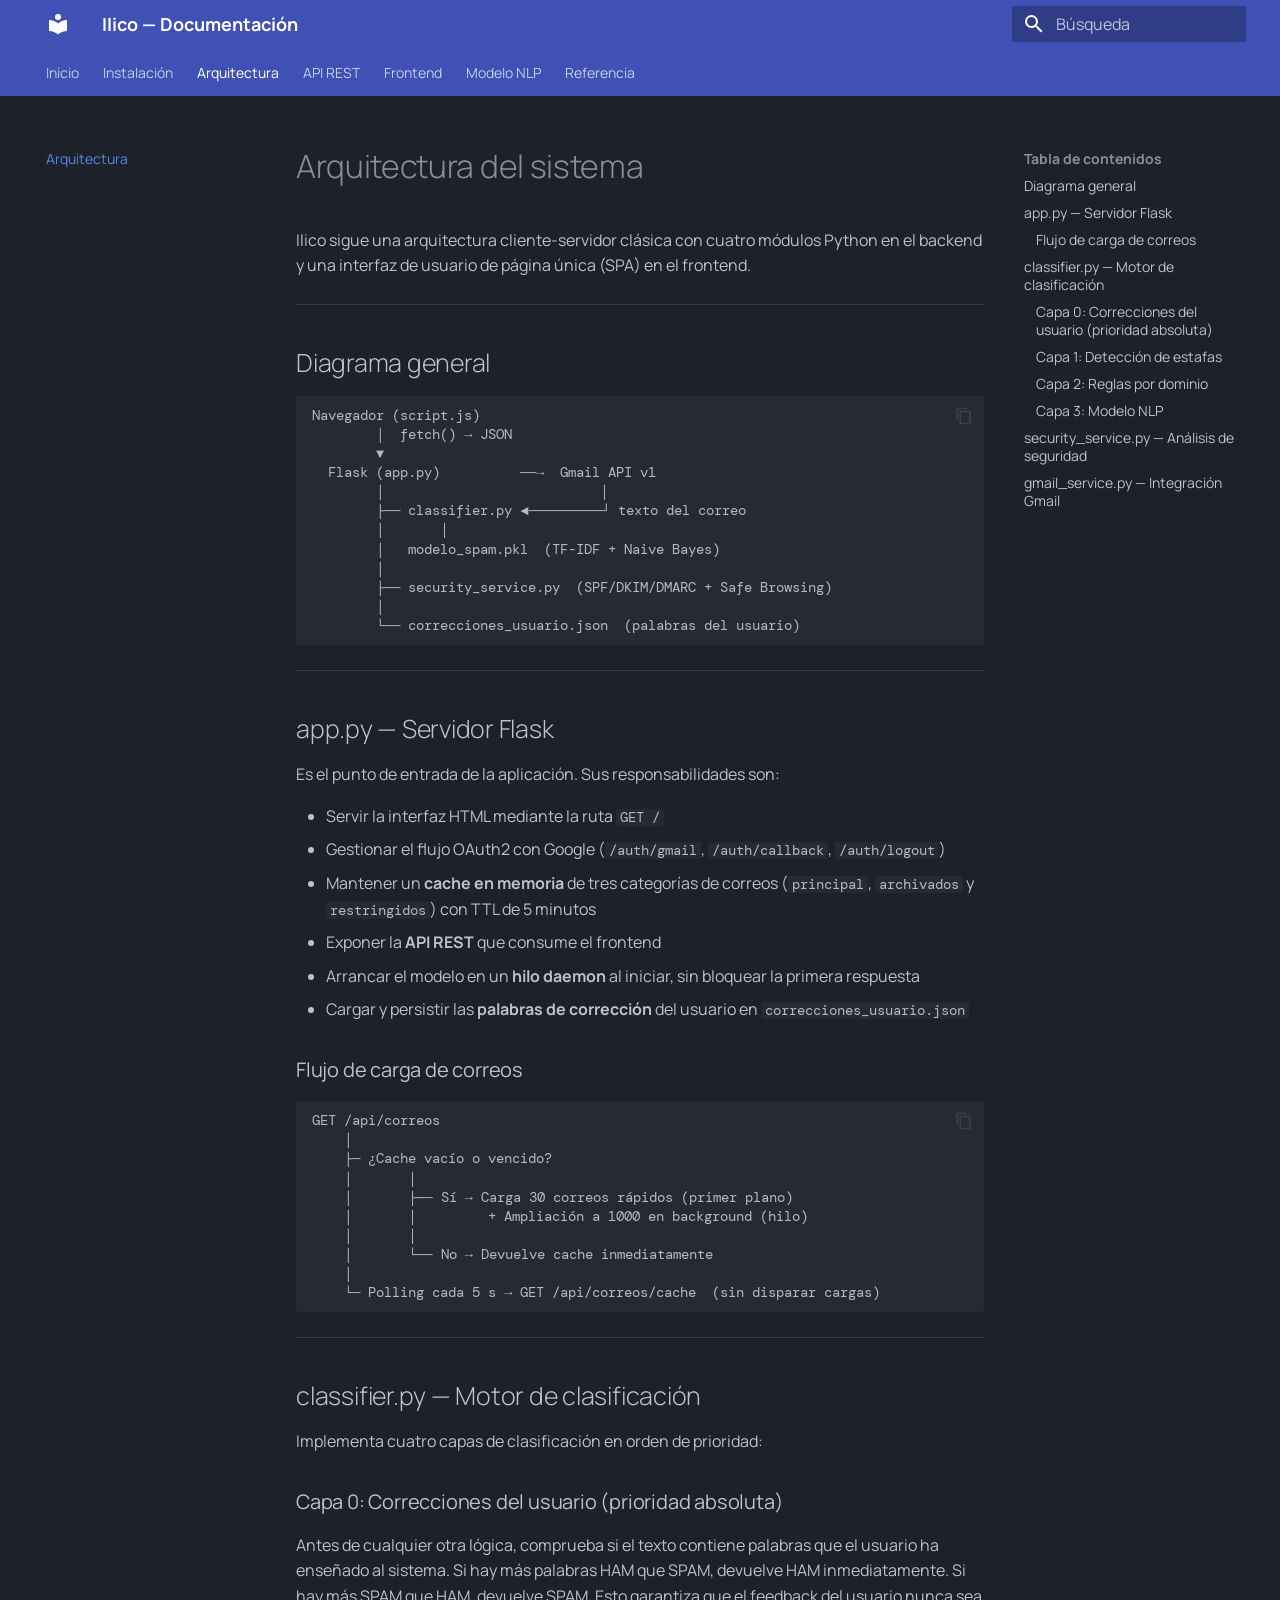
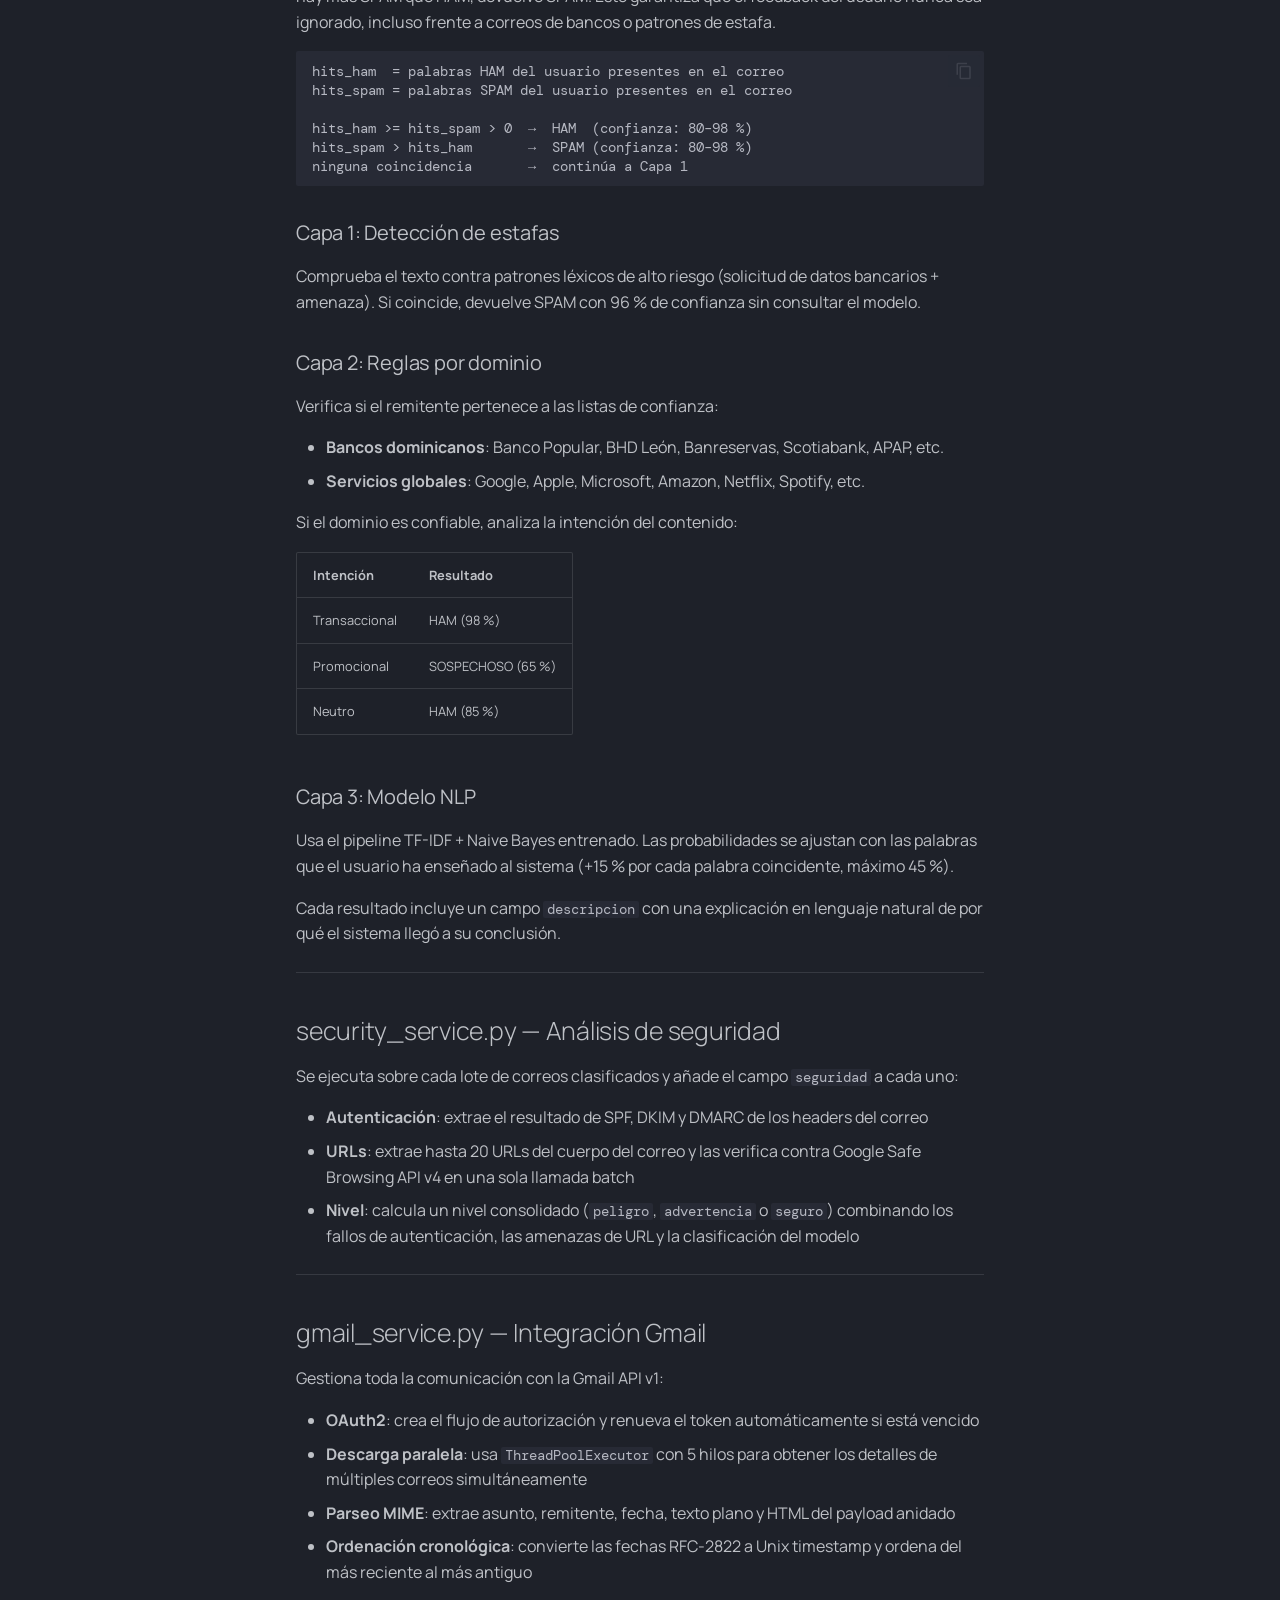
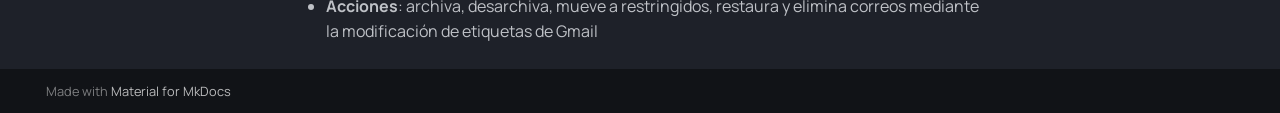
<file: arquitectura/index.html>
<!doctype html><html lang=es class=no-js> <head><meta charset=utf-8><meta name=viewport content="width=device-width,initial-scale=1"><meta name=description content="Filtro inteligente de correo con NLP y Machine Learning"><meta name=author content="Sterling Florian Capellan"><link href=../instalacion/ rel=prev><link href=../api/ rel=next><link rel=icon href=../assets/images/favicon.png><meta name=generator content="mkdocs-1.6.1, mkdocs-material-9.7.6"><title>Arquitectura - Ilico — Documentación</title><link rel=stylesheet href=../assets/stylesheets/main.484c7ddc.min.css><link rel=stylesheet href=../assets/stylesheets/palette.ab4e12ef.min.css><link rel=preconnect href=https://fonts.gstatic.com crossorigin><link rel=stylesheet href="https://fonts.googleapis.com/css?family=Manrope:300,300i,400,400i,700,700i%7CDM+Mono:400,400i,700,700i&display=fallback"><style>:root{--md-text-font:"Manrope";--md-code-font:"DM Mono"}</style><link rel=stylesheet href=../assets/_mkdocstrings.css><script>__md_scope=new URL("..",location),__md_hash=e=>[...e].reduce(((e,_)=>(e<<5)-e+_.charCodeAt(0)),0),__md_get=(e,_=localStorage,t=__md_scope)=>JSON.parse(_.getItem(t.pathname+"."+e)),__md_set=(e,_,t=localStorage,a=__md_scope)=>{try{t.setItem(a.pathname+"."+e,JSON.stringify(_))}catch(e){}}</script></head> <body dir=ltr data-md-color-scheme=slate data-md-color-primary=indigo data-md-color-accent=teal> <input class=md-toggle data-md-toggle=drawer type=checkbox id=__drawer autocomplete=off> <input class=md-toggle data-md-toggle=search type=checkbox id=__search autocomplete=off> <label class=md-overlay for=__drawer></label> <div data-md-component=skip> <a href=#arquitectura-del-sistema class=md-skip> Saltar a contenido </a> </div> <div data-md-component=announce> </div> <header class=md-header data-md-component=header> <nav class="md-header__inner md-grid" aria-label=Cabecera> <a href=.. title="Ilico — Documentación" class="md-header__button md-logo" aria-label="Ilico — Documentación" data-md-component=logo> <svg xmlns=http://www.w3.org/2000/svg viewbox="0 0 24 24"><path d="M12 8a3 3 0 0 0 3-3 3 3 0 0 0-3-3 3 3 0 0 0-3 3 3 3 0 0 0 3 3m0 3.54C9.64 9.35 6.5 8 3 8v11c3.5 0 6.64 1.35 9 3.54 2.36-2.19 5.5-3.54 9-3.54V8c-3.5 0-6.64 1.35-9 3.54"/></svg> </a> <label class="md-header__button md-icon" for=__drawer> <svg xmlns=http://www.w3.org/2000/svg viewbox="0 0 24 24"><path d="M3 6h18v2H3zm0 5h18v2H3zm0 5h18v2H3z"/></svg> </label> <div class=md-header__title data-md-component=header-title> <div class=md-header__ellipsis> <div class=md-header__topic> <span class=md-ellipsis> Ilico — Documentación </span> </div> <div class=md-header__topic data-md-component=header-topic> <span class=md-ellipsis> Arquitectura </span> </div> </div> </div> <label class="md-header__button md-icon" for=__search> <svg xmlns=http://www.w3.org/2000/svg viewbox="0 0 24 24"><path d="M9.5 3A6.5 6.5 0 0 1 16 9.5c0 1.61-.59 3.09-1.56 4.23l.27.27h.79l5 5-1.5 1.5-5-5v-.79l-.27-.27A6.52 6.52 0 0 1 9.5 16 6.5 6.5 0 0 1 3 9.5 6.5 6.5 0 0 1 9.5 3m0 2C7 5 5 7 5 9.5S7 14 9.5 14 14 12 14 9.5 12 5 9.5 5"/></svg> </label> <div class=md-search data-md-component=search role=dialog> <label class=md-search__overlay for=__search></label> <div class=md-search__inner role=search> <form class=md-search__form name=search> <input type=text class=md-search__input name=query aria-label=Búsqueda placeholder=Búsqueda autocapitalize=off autocorrect=off autocomplete=off spellcheck=false data-md-component=search-query required> <label class="md-search__icon md-icon" for=__search> <svg xmlns=http://www.w3.org/2000/svg viewbox="0 0 24 24"><path d="M9.5 3A6.5 6.5 0 0 1 16 9.5c0 1.61-.59 3.09-1.56 4.23l.27.27h.79l5 5-1.5 1.5-5-5v-.79l-.27-.27A6.52 6.52 0 0 1 9.5 16 6.5 6.5 0 0 1 3 9.5 6.5 6.5 0 0 1 9.5 3m0 2C7 5 5 7 5 9.5S7 14 9.5 14 14 12 14 9.5 12 5 9.5 5"/></svg> <svg xmlns=http://www.w3.org/2000/svg viewbox="0 0 24 24"><path d="M20 11v2H8l5.5 5.5-1.42 1.42L4.16 12l7.92-7.92L13.5 5.5 8 11z"/></svg> </label> <nav class=md-search__options aria-label=Buscar> <button type=reset class="md-search__icon md-icon" title=Limpiar aria-label=Limpiar tabindex=-1> <svg xmlns=http://www.w3.org/2000/svg viewbox="0 0 24 24"><path d="M19 6.41 17.59 5 12 10.59 6.41 5 5 6.41 10.59 12 5 17.59 6.41 19 12 13.41 17.59 19 19 17.59 13.41 12z"/></svg> </button> </nav> <div class=md-search__suggest data-md-component=search-suggest></div> </form> <div class=md-search__output> <div class=md-search__scrollwrap tabindex=0 data-md-scrollfix> <div class=md-search-result data-md-component=search-result> <div class=md-search-result__meta> Inicializando búsqueda </div> <ol class=md-search-result__list role=presentation></ol> </div> </div> </div> </div> </div> </nav> </header> <div class=md-container data-md-component=container> <nav class=md-tabs aria-label=Pestañas data-md-component=tabs> <div class=md-grid> <ul class=md-tabs__list> <li class=md-tabs__item> <a href=.. class=md-tabs__link> Inicio </a> </li> <li class=md-tabs__item> <a href=../instalacion/ class=md-tabs__link> Instalación </a> </li> <li class="md-tabs__item md-tabs__item--active"> <a href=./ class=md-tabs__link> Arquitectura </a> </li> <li class=md-tabs__item> <a href=../api/ class=md-tabs__link> API REST </a> </li> <li class=md-tabs__item> <a href=../frontend/ class=md-tabs__link> Frontend </a> </li> <li class=md-tabs__item> <a href=../modelo/ class=md-tabs__link> Modelo NLP </a> </li> <li class=md-tabs__item> <a href=../referencia/ class=md-tabs__link> Referencia </a> </li> </ul> </div> </nav> <main class=md-main data-md-component=main> <div class="md-main__inner md-grid"> <div class="md-sidebar md-sidebar--primary" data-md-component=sidebar data-md-type=navigation> <div class=md-sidebar__scrollwrap> <div class=md-sidebar__inner> <nav class="md-nav md-nav--primary md-nav--lifted" aria-label=Navegación data-md-level=0> <label class=md-nav__title for=__drawer> <a href=.. title="Ilico — Documentación" class="md-nav__button md-logo" aria-label="Ilico — Documentación" data-md-component=logo> <svg xmlns=http://www.w3.org/2000/svg viewbox="0 0 24 24"><path d="M12 8a3 3 0 0 0 3-3 3 3 0 0 0-3-3 3 3 0 0 0-3 3 3 3 0 0 0 3 3m0 3.54C9.64 9.35 6.5 8 3 8v11c3.5 0 6.64 1.35 9 3.54 2.36-2.19 5.5-3.54 9-3.54V8c-3.5 0-6.64 1.35-9 3.54"/></svg> </a> Ilico — Documentación </label> <ul class=md-nav__list data-md-scrollfix> <li class=md-nav__item> <a href=.. class=md-nav__link> <span class=md-ellipsis> Inicio </span> </a> </li> <li class=md-nav__item> <a href=../instalacion/ class=md-nav__link> <span class=md-ellipsis> Instalación </span> </a> </li> <li class="md-nav__item md-nav__item--active"> <input class="md-nav__toggle md-toggle" type=checkbox id=__toc> <label class="md-nav__link md-nav__link--active" for=__toc> <span class=md-ellipsis> Arquitectura </span> <span class="md-nav__icon md-icon"></span> </label> <a href=./ class="md-nav__link md-nav__link--active"> <span class=md-ellipsis> Arquitectura </span> </a> <nav class="md-nav md-nav--secondary" aria-label="Tabla de contenidos"> <label class=md-nav__title for=__toc> <span class="md-nav__icon md-icon"></span> Tabla de contenidos </label> <ul class=md-nav__list data-md-component=toc data-md-scrollfix> <li class=md-nav__item> <a href=#diagrama-general class=md-nav__link> <span class=md-ellipsis> Diagrama general </span> </a> </li> <li class=md-nav__item> <a href=#apppy-servidor-flask class=md-nav__link> <span class=md-ellipsis> app.py — Servidor Flask </span> </a> <nav class=md-nav aria-label="app.py — Servidor Flask"> <ul class=md-nav__list> <li class=md-nav__item> <a href=#flujo-de-carga-de-correos class=md-nav__link> <span class=md-ellipsis> Flujo de carga de correos </span> </a> </li> </ul> </nav> </li> <li class=md-nav__item> <a href=#classifierpy-motor-de-clasificacion class=md-nav__link> <span class=md-ellipsis> classifier.py — Motor de clasificación </span> </a> <nav class=md-nav aria-label="classifier.py — Motor de clasificación"> <ul class=md-nav__list> <li class=md-nav__item> <a href=#capa-0-correcciones-del-usuario-prioridad-absoluta class=md-nav__link> <span class=md-ellipsis> Capa 0: Correcciones del usuario (prioridad absoluta) </span> </a> </li> <li class=md-nav__item> <a href=#capa-1-deteccion-de-estafas class=md-nav__link> <span class=md-ellipsis> Capa 1: Detección de estafas </span> </a> </li> <li class=md-nav__item> <a href=#capa-2-reglas-por-dominio class=md-nav__link> <span class=md-ellipsis> Capa 2: Reglas por dominio </span> </a> </li> <li class=md-nav__item> <a href=#capa-3-modelo-nlp class=md-nav__link> <span class=md-ellipsis> Capa 3: Modelo NLP </span> </a> </li> </ul> </nav> </li> <li class=md-nav__item> <a href=#security_servicepy-analisis-de-seguridad class=md-nav__link> <span class=md-ellipsis> security_service.py — Análisis de seguridad </span> </a> </li> <li class=md-nav__item> <a href=#gmail_servicepy-integracion-gmail class=md-nav__link> <span class=md-ellipsis> gmail_service.py — Integración Gmail </span> </a> </li> </ul> </nav> </li> <li class=md-nav__item> <a href=../api/ class=md-nav__link> <span class=md-ellipsis> API REST </span> </a> </li> <li class=md-nav__item> <a href=../frontend/ class=md-nav__link> <span class=md-ellipsis> Frontend </span> </a> </li> <li class=md-nav__item> <a href=../modelo/ class=md-nav__link> <span class=md-ellipsis> Modelo NLP </span> </a> </li> <li class=md-nav__item> <a href=../referencia/ class=md-nav__link> <span class=md-ellipsis> Referencia </span> </a> </li> </ul> </nav> </div> </div> </div> <div class="md-sidebar md-sidebar--secondary" data-md-component=sidebar data-md-type=toc> <div class=md-sidebar__scrollwrap> <div class=md-sidebar__inner> <nav class="md-nav md-nav--secondary" aria-label="Tabla de contenidos"> <label class=md-nav__title for=__toc> <span class="md-nav__icon md-icon"></span> Tabla de contenidos </label> <ul class=md-nav__list data-md-component=toc data-md-scrollfix> <li class=md-nav__item> <a href=#diagrama-general class=md-nav__link> <span class=md-ellipsis> Diagrama general </span> </a> </li> <li class=md-nav__item> <a href=#apppy-servidor-flask class=md-nav__link> <span class=md-ellipsis> app.py — Servidor Flask </span> </a> <nav class=md-nav aria-label="app.py — Servidor Flask"> <ul class=md-nav__list> <li class=md-nav__item> <a href=#flujo-de-carga-de-correos class=md-nav__link> <span class=md-ellipsis> Flujo de carga de correos </span> </a> </li> </ul> </nav> </li> <li class=md-nav__item> <a href=#classifierpy-motor-de-clasificacion class=md-nav__link> <span class=md-ellipsis> classifier.py — Motor de clasificación </span> </a> <nav class=md-nav aria-label="classifier.py — Motor de clasificación"> <ul class=md-nav__list> <li class=md-nav__item> <a href=#capa-0-correcciones-del-usuario-prioridad-absoluta class=md-nav__link> <span class=md-ellipsis> Capa 0: Correcciones del usuario (prioridad absoluta) </span> </a> </li> <li class=md-nav__item> <a href=#capa-1-deteccion-de-estafas class=md-nav__link> <span class=md-ellipsis> Capa 1: Detección de estafas </span> </a> </li> <li class=md-nav__item> <a href=#capa-2-reglas-por-dominio class=md-nav__link> <span class=md-ellipsis> Capa 2: Reglas por dominio </span> </a> </li> <li class=md-nav__item> <a href=#capa-3-modelo-nlp class=md-nav__link> <span class=md-ellipsis> Capa 3: Modelo NLP </span> </a> </li> </ul> </nav> </li> <li class=md-nav__item> <a href=#security_servicepy-analisis-de-seguridad class=md-nav__link> <span class=md-ellipsis> security_service.py — Análisis de seguridad </span> </a> </li> <li class=md-nav__item> <a href=#gmail_servicepy-integracion-gmail class=md-nav__link> <span class=md-ellipsis> gmail_service.py — Integración Gmail </span> </a> </li> </ul> </nav> </div> </div> </div> <div class=md-content data-md-component=content> <article class="md-content__inner md-typeset"> <h1 id=arquitectura-del-sistema>Arquitectura del sistema<a class=headerlink href=#arquitectura-del-sistema title="Permanent link">&para;</a></h1> <p>Ilico sigue una arquitectura cliente-servidor clásica con cuatro módulos Python en el backend y una interfaz de usuario de página única (SPA) en el frontend.</p> <hr> <h2 id=diagrama-general>Diagrama general<a class=headerlink href=#diagrama-general title="Permanent link">&para;</a></h2> <div class=highlight><pre><span></span><code><a id=__codelineno-0-1 name=__codelineno-0-1 href=#__codelineno-0-1></a>Navegador (script.js)
<a id=__codelineno-0-2 name=__codelineno-0-2 href=#__codelineno-0-2></a>        │  fetch() → JSON
<a id=__codelineno-0-3 name=__codelineno-0-3 href=#__codelineno-0-3></a>        ▼
<a id=__codelineno-0-4 name=__codelineno-0-4 href=#__codelineno-0-4></a>  Flask (app.py)          ──→  Gmail API v1
<a id=__codelineno-0-5 name=__codelineno-0-5 href=#__codelineno-0-5></a>        │                           │
<a id=__codelineno-0-6 name=__codelineno-0-6 href=#__codelineno-0-6></a>        ├── classifier.py ◄─────────┘ texto del correo
<a id=__codelineno-0-7 name=__codelineno-0-7 href=#__codelineno-0-7></a>        │       │
<a id=__codelineno-0-8 name=__codelineno-0-8 href=#__codelineno-0-8></a>        │   modelo_spam.pkl  (TF-IDF + Naive Bayes)
<a id=__codelineno-0-9 name=__codelineno-0-9 href=#__codelineno-0-9></a>        │
<a id=__codelineno-0-10 name=__codelineno-0-10 href=#__codelineno-0-10></a>        ├── security_service.py  (SPF/DKIM/DMARC + Safe Browsing)
<a id=__codelineno-0-11 name=__codelineno-0-11 href=#__codelineno-0-11></a>        │
<a id=__codelineno-0-12 name=__codelineno-0-12 href=#__codelineno-0-12></a>        └── correcciones_usuario.json  (palabras del usuario)
</code></pre></div> <hr> <h2 id=apppy-servidor-flask>app.py — Servidor Flask<a class=headerlink href=#apppy-servidor-flask title="Permanent link">&para;</a></h2> <p>Es el punto de entrada de la aplicación. Sus responsabilidades son:</p> <ul> <li>Servir la interfaz HTML mediante la ruta <code>GET /</code></li> <li>Gestionar el flujo OAuth2 con Google (<code>/auth/gmail</code>, <code>/auth/callback</code>, <code>/auth/logout</code>)</li> <li>Mantener un <strong>cache en memoria</strong> de tres categorías de correos (<code>principal</code>, <code>archivados</code> y <code>restringidos</code>) con TTL de 5 minutos</li> <li>Exponer la <strong>API REST</strong> que consume el frontend</li> <li>Arrancar el modelo en un <strong>hilo daemon</strong> al iniciar, sin bloquear la primera respuesta</li> <li>Cargar y persistir las <strong>palabras de corrección</strong> del usuario en <code>correcciones_usuario.json</code></li> </ul> <h3 id=flujo-de-carga-de-correos>Flujo de carga de correos<a class=headerlink href=#flujo-de-carga-de-correos title="Permanent link">&para;</a></h3> <div class=highlight><pre><span></span><code><a id=__codelineno-1-1 name=__codelineno-1-1 href=#__codelineno-1-1></a>GET /api/correos
<a id=__codelineno-1-2 name=__codelineno-1-2 href=#__codelineno-1-2></a>    │
<a id=__codelineno-1-3 name=__codelineno-1-3 href=#__codelineno-1-3></a>    ├─ ¿Cache vacío o vencido?
<a id=__codelineno-1-4 name=__codelineno-1-4 href=#__codelineno-1-4></a>    │       │
<a id=__codelineno-1-5 name=__codelineno-1-5 href=#__codelineno-1-5></a>    │       ├── Sí → Carga 30 correos rápidos (primer plano)
<a id=__codelineno-1-6 name=__codelineno-1-6 href=#__codelineno-1-6></a>    │       │         + Ampliación a 1000 en background (hilo)
<a id=__codelineno-1-7 name=__codelineno-1-7 href=#__codelineno-1-7></a>    │       │
<a id=__codelineno-1-8 name=__codelineno-1-8 href=#__codelineno-1-8></a>    │       └── No → Devuelve cache inmediatamente
<a id=__codelineno-1-9 name=__codelineno-1-9 href=#__codelineno-1-9></a>    │
<a id=__codelineno-1-10 name=__codelineno-1-10 href=#__codelineno-1-10></a>    └─ Polling cada 5 s → GET /api/correos/cache  (sin disparar cargas)
</code></pre></div> <hr> <h2 id=classifierpy-motor-de-clasificacion>classifier.py — Motor de clasificación<a class=headerlink href=#classifierpy-motor-de-clasificacion title="Permanent link">&para;</a></h2> <p>Implementa cuatro capas de clasificación en orden de prioridad:</p> <h3 id=capa-0-correcciones-del-usuario-prioridad-absoluta>Capa 0: Correcciones del usuario (prioridad absoluta)<a class=headerlink href=#capa-0-correcciones-del-usuario-prioridad-absoluta title="Permanent link">&para;</a></h3> <p>Antes de cualquier otra lógica, comprueba si el texto contiene palabras que el usuario ha enseñado al sistema. Si hay más palabras HAM que SPAM, devuelve HAM inmediatamente. Si hay más SPAM que HAM, devuelve SPAM. Esto garantiza que el feedback del usuario nunca sea ignorado, incluso frente a correos de bancos o patrones de estafa.</p> <div class=highlight><pre><span></span><code><a id=__codelineno-2-1 name=__codelineno-2-1 href=#__codelineno-2-1></a>hits_ham  = palabras HAM del usuario presentes en el correo
<a id=__codelineno-2-2 name=__codelineno-2-2 href=#__codelineno-2-2></a>hits_spam = palabras SPAM del usuario presentes en el correo
<a id=__codelineno-2-3 name=__codelineno-2-3 href=#__codelineno-2-3></a>
<a id=__codelineno-2-4 name=__codelineno-2-4 href=#__codelineno-2-4></a>hits_ham &gt;= hits_spam &gt; 0  →  HAM  (confianza: 80–98 %)
<a id=__codelineno-2-5 name=__codelineno-2-5 href=#__codelineno-2-5></a>hits_spam &gt; hits_ham       →  SPAM (confianza: 80–98 %)
<a id=__codelineno-2-6 name=__codelineno-2-6 href=#__codelineno-2-6></a>ninguna coincidencia       →  continúa a Capa 1
</code></pre></div> <h3 id=capa-1-deteccion-de-estafas>Capa 1: Detección de estafas<a class=headerlink href=#capa-1-deteccion-de-estafas title="Permanent link">&para;</a></h3> <p>Comprueba el texto contra patrones léxicos de alto riesgo (solicitud de datos bancarios + amenaza). Si coincide, devuelve SPAM con 96 % de confianza sin consultar el modelo.</p> <h3 id=capa-2-reglas-por-dominio>Capa 2: Reglas por dominio<a class=headerlink href=#capa-2-reglas-por-dominio title="Permanent link">&para;</a></h3> <p>Verifica si el remitente pertenece a las listas de confianza:</p> <ul> <li><strong>Bancos dominicanos</strong>: Banco Popular, BHD León, Banreservas, Scotiabank, APAP, etc.</li> <li><strong>Servicios globales</strong>: Google, Apple, Microsoft, Amazon, Netflix, Spotify, etc.</li> </ul> <p>Si el dominio es confiable, analiza la intención del contenido:</p> <table> <thead> <tr> <th>Intención</th> <th>Resultado</th> </tr> </thead> <tbody> <tr> <td>Transaccional</td> <td>HAM (98 %)</td> </tr> <tr> <td>Promocional</td> <td>SOSPECHOSO (65 %)</td> </tr> <tr> <td>Neutro</td> <td>HAM (85 %)</td> </tr> </tbody> </table> <h3 id=capa-3-modelo-nlp>Capa 3: Modelo NLP<a class=headerlink href=#capa-3-modelo-nlp title="Permanent link">&para;</a></h3> <p>Usa el pipeline TF-IDF + Naive Bayes entrenado. Las probabilidades se ajustan con las palabras que el usuario ha enseñado al sistema (+15 % por cada palabra coincidente, máximo 45 %).</p> <p>Cada resultado incluye un campo <code>descripcion</code> con una explicación en lenguaje natural de por qué el sistema llegó a su conclusión.</p> <hr> <h2 id=security_servicepy-analisis-de-seguridad>security_service.py — Análisis de seguridad<a class=headerlink href=#security_servicepy-analisis-de-seguridad title="Permanent link">&para;</a></h2> <p>Se ejecuta sobre cada lote de correos clasificados y añade el campo <code>seguridad</code> a cada uno:</p> <ul> <li><strong>Autenticación</strong>: extrae el resultado de SPF, DKIM y DMARC de los headers del correo</li> <li><strong>URLs</strong>: extrae hasta 20 URLs del cuerpo del correo y las verifica contra Google Safe Browsing API v4 en una sola llamada batch</li> <li><strong>Nivel</strong>: calcula un nivel consolidado (<code>peligro</code>, <code>advertencia</code> o <code>seguro</code>) combinando los fallos de autenticación, las amenazas de URL y la clasificación del modelo</li> </ul> <hr> <h2 id=gmail_servicepy-integracion-gmail>gmail_service.py — Integración Gmail<a class=headerlink href=#gmail_servicepy-integracion-gmail title="Permanent link">&para;</a></h2> <p>Gestiona toda la comunicación con la Gmail API v1:</p> <ul> <li><strong>OAuth2</strong>: crea el flujo de autorización y renueva el token automáticamente si está vencido</li> <li><strong>Descarga paralela</strong>: usa <code>ThreadPoolExecutor</code> con 5 hilos para obtener los detalles de múltiples correos simultáneamente</li> <li><strong>Parseo MIME</strong>: extrae asunto, remitente, fecha, texto plano y HTML del payload anidado</li> <li><strong>Ordenación cronológica</strong>: convierte las fechas RFC-2822 a Unix timestamp y ordena del más reciente al más antiguo</li> <li><strong>Acciones</strong>: archiva, desarchiva, mueve a restringidos, restaura y elimina correos mediante la modificación de etiquetas de Gmail</li> </ul> </article> </div> <script>var target=document.getElementById(location.hash.slice(1));target&&target.name&&(target.checked=target.name.startsWith("__tabbed_"))</script> </div> <button type=button class="md-top md-icon" data-md-component=top hidden> <svg xmlns=http://www.w3.org/2000/svg viewbox="0 0 24 24"><path d="M13 20h-2V8l-5.5 5.5-1.42-1.42L12 4.16l7.92 7.92-1.42 1.42L13 8z"/></svg> Volver al principio </button> </main> <footer class=md-footer> <div class="md-footer-meta md-typeset"> <div class="md-footer-meta__inner md-grid"> <div class=md-copyright> Made with <a href=https://squidfunk.github.io/mkdocs-material/ target=_blank rel=noopener> Material for MkDocs </a> </div> </div> </div> </footer> </div> <div class=md-dialog data-md-component=dialog> <div class="md-dialog__inner md-typeset"></div> </div> <script id=__config type=application/json>{"annotate": null, "base": "..", "features": ["navigation.tabs", "navigation.sections", "navigation.top", "search.highlight", "search.suggest", "content.code.copy"], "search": "../assets/javascripts/workers/search.2c215733.min.js", "tags": null, "translations": {"clipboard.copied": "Copiado al portapapeles", "clipboard.copy": "Copiar al portapapeles", "search.result.more.one": "1 m\u00e1s en esta p\u00e1gina", "search.result.more.other": "# m\u00e1s en esta p\u00e1gina", "search.result.none": "No se encontraron documentos", "search.result.one": "1 documento encontrado", "search.result.other": "# documentos encontrados", "search.result.placeholder": "Teclee para comenzar b\u00fasqueda", "search.result.term.missing": "Falta", "select.version": "Seleccionar versi\u00f3n"}, "version": null}</script> <script src=../assets/javascripts/bundle.79ae519e.min.js></script> </body> </html>
</file>
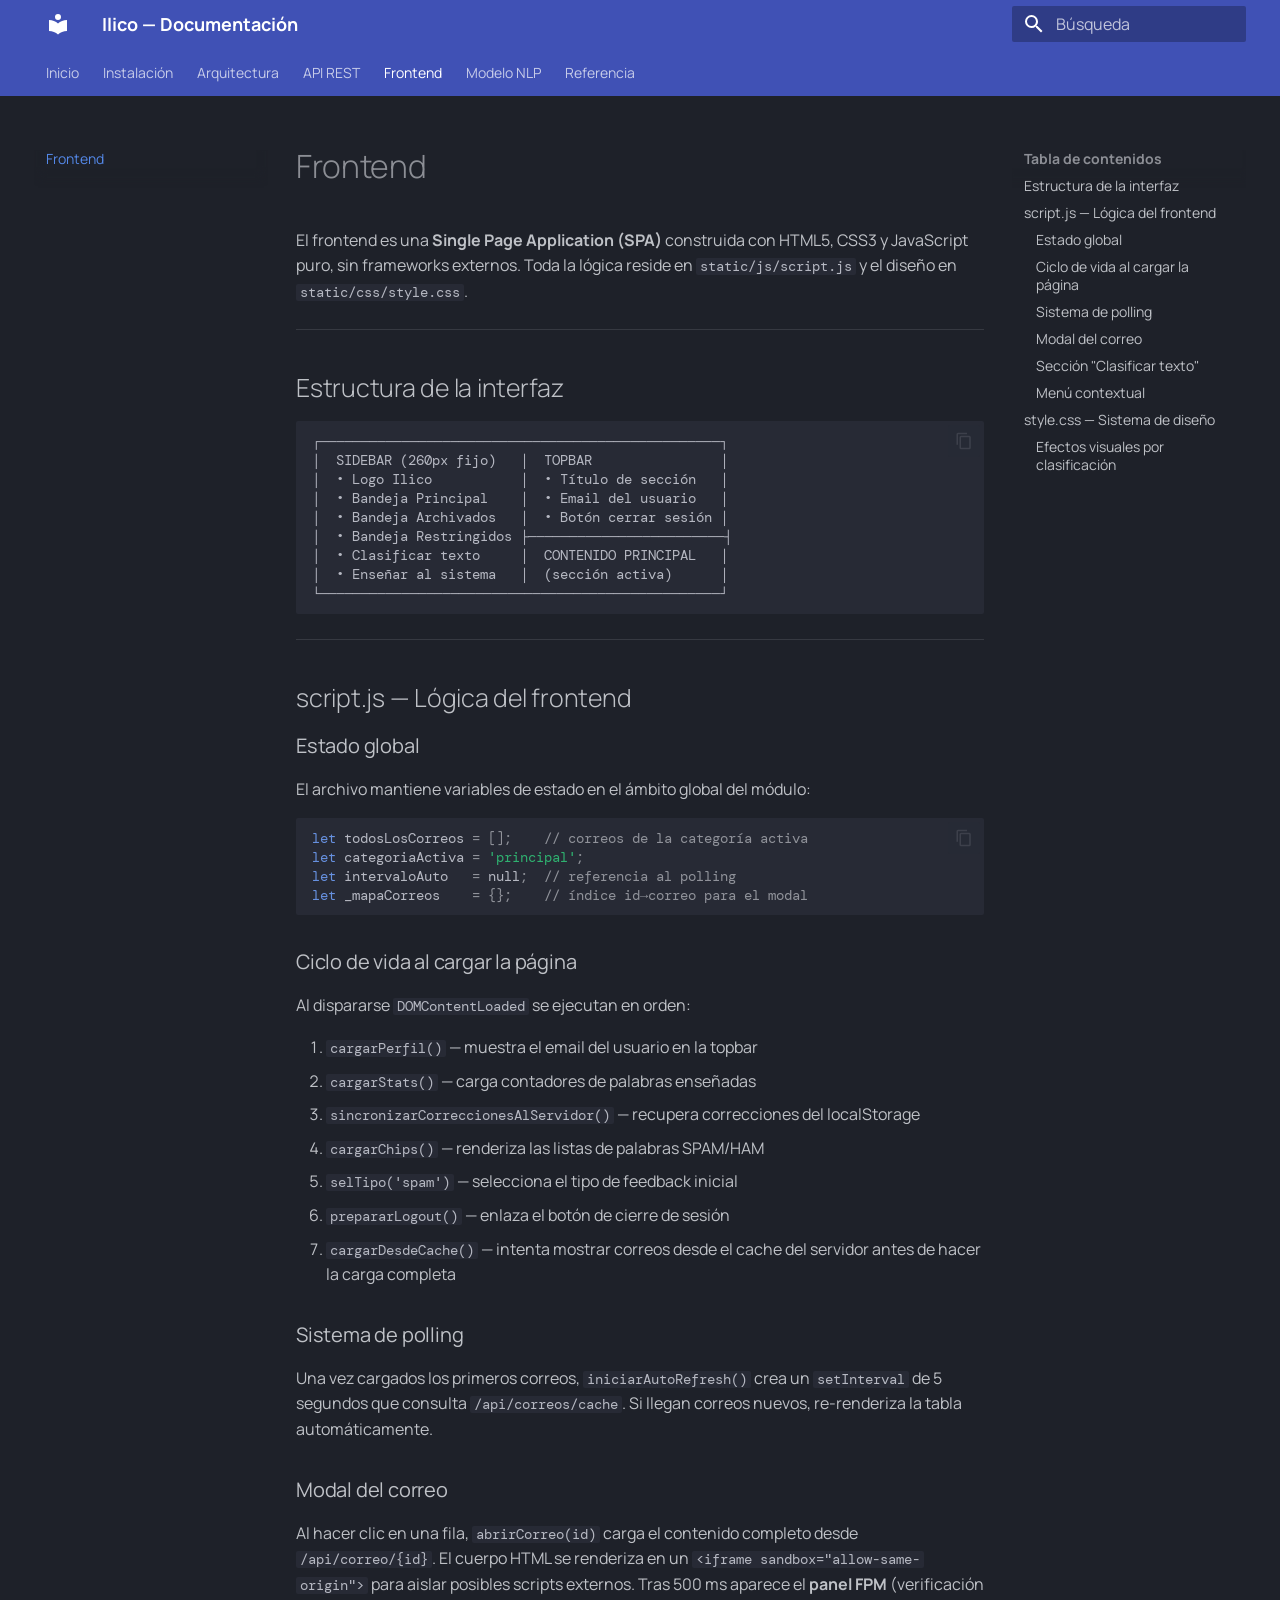
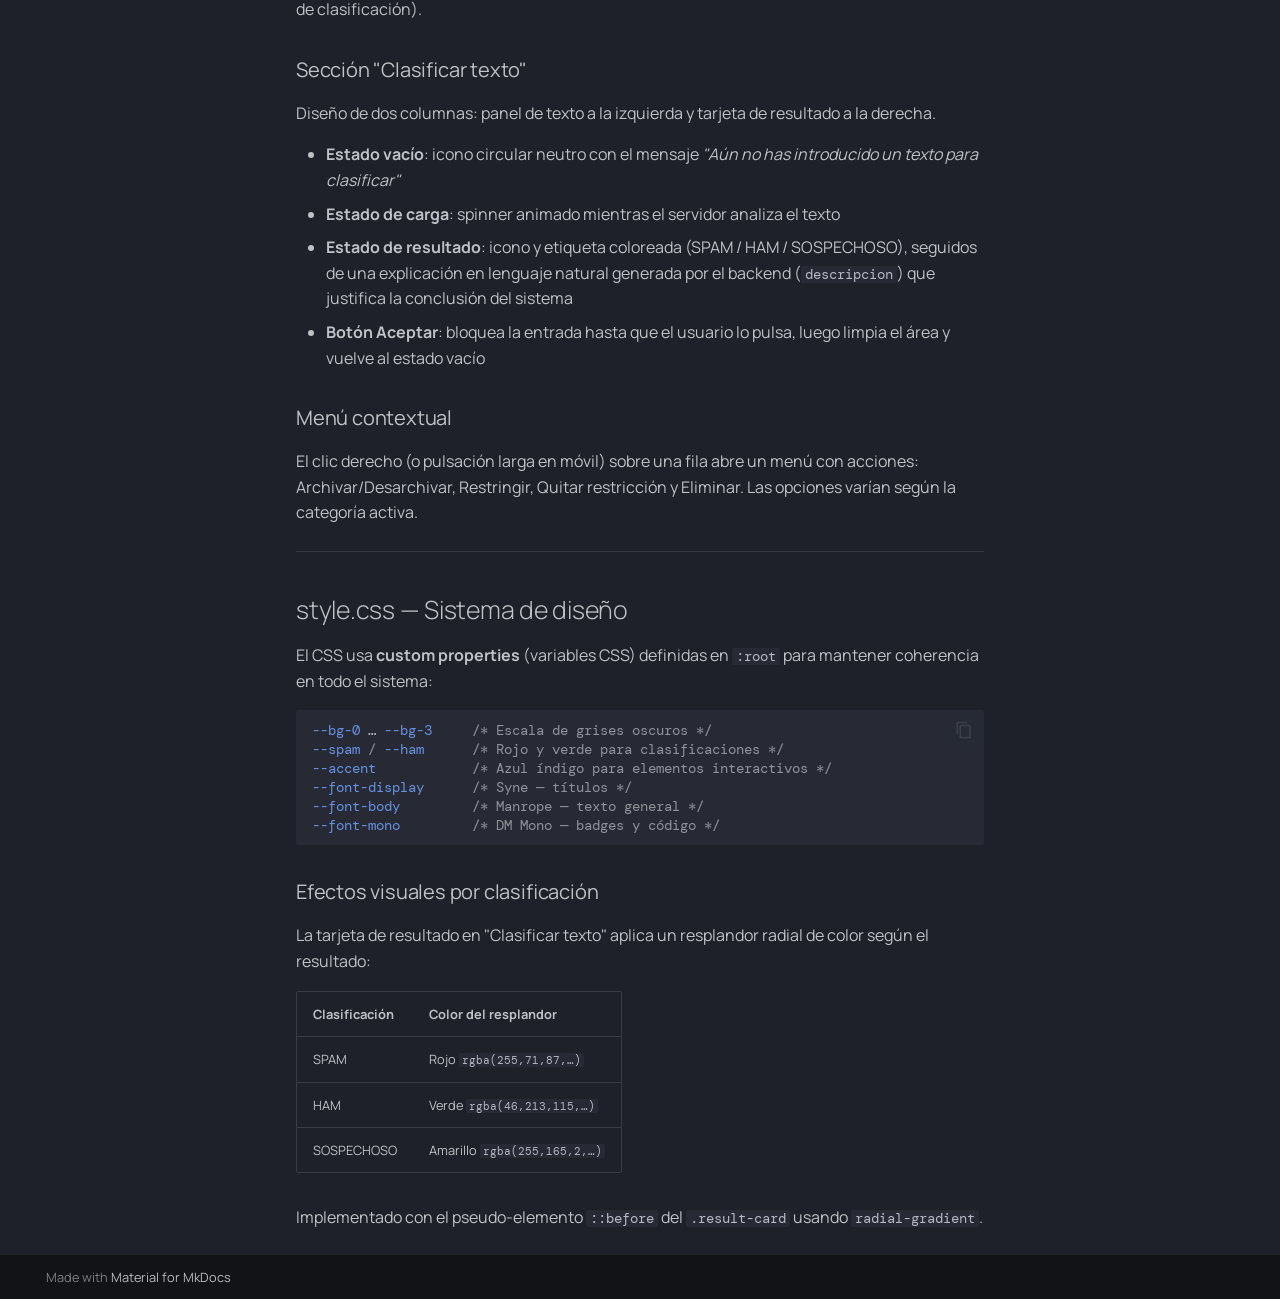
<file: frontend/index.html>
<!doctype html><html lang=es class=no-js> <head><meta charset=utf-8><meta name=viewport content="width=device-width,initial-scale=1"><meta name=description content="Filtro inteligente de correo con NLP y Machine Learning"><meta name=author content="Sterling Florian Capellan"><link href=../api/ rel=prev><link href=../modelo/ rel=next><link rel=icon href=../assets/images/favicon.png><meta name=generator content="mkdocs-1.6.1, mkdocs-material-9.7.6"><title>Frontend - Ilico — Documentación</title><link rel=stylesheet href=../assets/stylesheets/main.484c7ddc.min.css><link rel=stylesheet href=../assets/stylesheets/palette.ab4e12ef.min.css><link rel=preconnect href=https://fonts.gstatic.com crossorigin><link rel=stylesheet href="https://fonts.googleapis.com/css?family=Manrope:300,300i,400,400i,700,700i%7CDM+Mono:400,400i,700,700i&display=fallback"><style>:root{--md-text-font:"Manrope";--md-code-font:"DM Mono"}</style><link rel=stylesheet href=../assets/_mkdocstrings.css><script>__md_scope=new URL("..",location),__md_hash=e=>[...e].reduce(((e,_)=>(e<<5)-e+_.charCodeAt(0)),0),__md_get=(e,_=localStorage,t=__md_scope)=>JSON.parse(_.getItem(t.pathname+"."+e)),__md_set=(e,_,t=localStorage,a=__md_scope)=>{try{t.setItem(a.pathname+"."+e,JSON.stringify(_))}catch(e){}}</script></head> <body dir=ltr data-md-color-scheme=slate data-md-color-primary=indigo data-md-color-accent=teal> <input class=md-toggle data-md-toggle=drawer type=checkbox id=__drawer autocomplete=off> <input class=md-toggle data-md-toggle=search type=checkbox id=__search autocomplete=off> <label class=md-overlay for=__drawer></label> <div data-md-component=skip> <a href=#frontend class=md-skip> Saltar a contenido </a> </div> <div data-md-component=announce> </div> <header class=md-header data-md-component=header> <nav class="md-header__inner md-grid" aria-label=Cabecera> <a href=.. title="Ilico — Documentación" class="md-header__button md-logo" aria-label="Ilico — Documentación" data-md-component=logo> <svg xmlns=http://www.w3.org/2000/svg viewbox="0 0 24 24"><path d="M12 8a3 3 0 0 0 3-3 3 3 0 0 0-3-3 3 3 0 0 0-3 3 3 3 0 0 0 3 3m0 3.54C9.64 9.35 6.5 8 3 8v11c3.5 0 6.64 1.35 9 3.54 2.36-2.19 5.5-3.54 9-3.54V8c-3.5 0-6.64 1.35-9 3.54"/></svg> </a> <label class="md-header__button md-icon" for=__drawer> <svg xmlns=http://www.w3.org/2000/svg viewbox="0 0 24 24"><path d="M3 6h18v2H3zm0 5h18v2H3zm0 5h18v2H3z"/></svg> </label> <div class=md-header__title data-md-component=header-title> <div class=md-header__ellipsis> <div class=md-header__topic> <span class=md-ellipsis> Ilico — Documentación </span> </div> <div class=md-header__topic data-md-component=header-topic> <span class=md-ellipsis> Frontend </span> </div> </div> </div> <label class="md-header__button md-icon" for=__search> <svg xmlns=http://www.w3.org/2000/svg viewbox="0 0 24 24"><path d="M9.5 3A6.5 6.5 0 0 1 16 9.5c0 1.61-.59 3.09-1.56 4.23l.27.27h.79l5 5-1.5 1.5-5-5v-.79l-.27-.27A6.52 6.52 0 0 1 9.5 16 6.5 6.5 0 0 1 3 9.5 6.5 6.5 0 0 1 9.5 3m0 2C7 5 5 7 5 9.5S7 14 9.5 14 14 12 14 9.5 12 5 9.5 5"/></svg> </label> <div class=md-search data-md-component=search role=dialog> <label class=md-search__overlay for=__search></label> <div class=md-search__inner role=search> <form class=md-search__form name=search> <input type=text class=md-search__input name=query aria-label=Búsqueda placeholder=Búsqueda autocapitalize=off autocorrect=off autocomplete=off spellcheck=false data-md-component=search-query required> <label class="md-search__icon md-icon" for=__search> <svg xmlns=http://www.w3.org/2000/svg viewbox="0 0 24 24"><path d="M9.5 3A6.5 6.5 0 0 1 16 9.5c0 1.61-.59 3.09-1.56 4.23l.27.27h.79l5 5-1.5 1.5-5-5v-.79l-.27-.27A6.52 6.52 0 0 1 9.5 16 6.5 6.5 0 0 1 3 9.5 6.5 6.5 0 0 1 9.5 3m0 2C7 5 5 7 5 9.5S7 14 9.5 14 14 12 14 9.5 12 5 9.5 5"/></svg> <svg xmlns=http://www.w3.org/2000/svg viewbox="0 0 24 24"><path d="M20 11v2H8l5.5 5.5-1.42 1.42L4.16 12l7.92-7.92L13.5 5.5 8 11z"/></svg> </label> <nav class=md-search__options aria-label=Buscar> <button type=reset class="md-search__icon md-icon" title=Limpiar aria-label=Limpiar tabindex=-1> <svg xmlns=http://www.w3.org/2000/svg viewbox="0 0 24 24"><path d="M19 6.41 17.59 5 12 10.59 6.41 5 5 6.41 10.59 12 5 17.59 6.41 19 12 13.41 17.59 19 19 17.59 13.41 12z"/></svg> </button> </nav> <div class=md-search__suggest data-md-component=search-suggest></div> </form> <div class=md-search__output> <div class=md-search__scrollwrap tabindex=0 data-md-scrollfix> <div class=md-search-result data-md-component=search-result> <div class=md-search-result__meta> Inicializando búsqueda </div> <ol class=md-search-result__list role=presentation></ol> </div> </div> </div> </div> </div> </nav> </header> <div class=md-container data-md-component=container> <nav class=md-tabs aria-label=Pestañas data-md-component=tabs> <div class=md-grid> <ul class=md-tabs__list> <li class=md-tabs__item> <a href=.. class=md-tabs__link> Inicio </a> </li> <li class=md-tabs__item> <a href=../instalacion/ class=md-tabs__link> Instalación </a> </li> <li class=md-tabs__item> <a href=../arquitectura/ class=md-tabs__link> Arquitectura </a> </li> <li class=md-tabs__item> <a href=../api/ class=md-tabs__link> API REST </a> </li> <li class="md-tabs__item md-tabs__item--active"> <a href=./ class=md-tabs__link> Frontend </a> </li> <li class=md-tabs__item> <a href=../modelo/ class=md-tabs__link> Modelo NLP </a> </li> <li class=md-tabs__item> <a href=../referencia/ class=md-tabs__link> Referencia </a> </li> </ul> </div> </nav> <main class=md-main data-md-component=main> <div class="md-main__inner md-grid"> <div class="md-sidebar md-sidebar--primary" data-md-component=sidebar data-md-type=navigation> <div class=md-sidebar__scrollwrap> <div class=md-sidebar__inner> <nav class="md-nav md-nav--primary md-nav--lifted" aria-label=Navegación data-md-level=0> <label class=md-nav__title for=__drawer> <a href=.. title="Ilico — Documentación" class="md-nav__button md-logo" aria-label="Ilico — Documentación" data-md-component=logo> <svg xmlns=http://www.w3.org/2000/svg viewbox="0 0 24 24"><path d="M12 8a3 3 0 0 0 3-3 3 3 0 0 0-3-3 3 3 0 0 0-3 3 3 3 0 0 0 3 3m0 3.54C9.64 9.35 6.5 8 3 8v11c3.5 0 6.64 1.35 9 3.54 2.36-2.19 5.5-3.54 9-3.54V8c-3.5 0-6.64 1.35-9 3.54"/></svg> </a> Ilico — Documentación </label> <ul class=md-nav__list data-md-scrollfix> <li class=md-nav__item> <a href=.. class=md-nav__link> <span class=md-ellipsis> Inicio </span> </a> </li> <li class=md-nav__item> <a href=../instalacion/ class=md-nav__link> <span class=md-ellipsis> Instalación </span> </a> </li> <li class=md-nav__item> <a href=../arquitectura/ class=md-nav__link> <span class=md-ellipsis> Arquitectura </span> </a> </li> <li class=md-nav__item> <a href=../api/ class=md-nav__link> <span class=md-ellipsis> API REST </span> </a> </li> <li class="md-nav__item md-nav__item--active"> <input class="md-nav__toggle md-toggle" type=checkbox id=__toc> <label class="md-nav__link md-nav__link--active" for=__toc> <span class=md-ellipsis> Frontend </span> <span class="md-nav__icon md-icon"></span> </label> <a href=./ class="md-nav__link md-nav__link--active"> <span class=md-ellipsis> Frontend </span> </a> <nav class="md-nav md-nav--secondary" aria-label="Tabla de contenidos"> <label class=md-nav__title for=__toc> <span class="md-nav__icon md-icon"></span> Tabla de contenidos </label> <ul class=md-nav__list data-md-component=toc data-md-scrollfix> <li class=md-nav__item> <a href=#estructura-de-la-interfaz class=md-nav__link> <span class=md-ellipsis> Estructura de la interfaz </span> </a> </li> <li class=md-nav__item> <a href=#scriptjs-logica-del-frontend class=md-nav__link> <span class=md-ellipsis> script.js — Lógica del frontend </span> </a> <nav class=md-nav aria-label="script.js — Lógica del frontend"> <ul class=md-nav__list> <li class=md-nav__item> <a href=#estado-global class=md-nav__link> <span class=md-ellipsis> Estado global </span> </a> </li> <li class=md-nav__item> <a href=#ciclo-de-vida-al-cargar-la-pagina class=md-nav__link> <span class=md-ellipsis> Ciclo de vida al cargar la página </span> </a> </li> <li class=md-nav__item> <a href=#sistema-de-polling class=md-nav__link> <span class=md-ellipsis> Sistema de polling </span> </a> </li> <li class=md-nav__item> <a href=#modal-del-correo class=md-nav__link> <span class=md-ellipsis> Modal del correo </span> </a> </li> <li class=md-nav__item> <a href=#seccion-clasificar-texto class=md-nav__link> <span class=md-ellipsis> Sección "Clasificar texto" </span> </a> </li> <li class=md-nav__item> <a href=#menu-contextual class=md-nav__link> <span class=md-ellipsis> Menú contextual </span> </a> </li> </ul> </nav> </li> <li class=md-nav__item> <a href=#stylecss-sistema-de-diseno class=md-nav__link> <span class=md-ellipsis> style.css — Sistema de diseño </span> </a> <nav class=md-nav aria-label="style.css — Sistema de diseño"> <ul class=md-nav__list> <li class=md-nav__item> <a href=#efectos-visuales-por-clasificacion class=md-nav__link> <span class=md-ellipsis> Efectos visuales por clasificación </span> </a> </li> </ul> </nav> </li> </ul> </nav> </li> <li class=md-nav__item> <a href=../modelo/ class=md-nav__link> <span class=md-ellipsis> Modelo NLP </span> </a> </li> <li class=md-nav__item> <a href=../referencia/ class=md-nav__link> <span class=md-ellipsis> Referencia </span> </a> </li> </ul> </nav> </div> </div> </div> <div class="md-sidebar md-sidebar--secondary" data-md-component=sidebar data-md-type=toc> <div class=md-sidebar__scrollwrap> <div class=md-sidebar__inner> <nav class="md-nav md-nav--secondary" aria-label="Tabla de contenidos"> <label class=md-nav__title for=__toc> <span class="md-nav__icon md-icon"></span> Tabla de contenidos </label> <ul class=md-nav__list data-md-component=toc data-md-scrollfix> <li class=md-nav__item> <a href=#estructura-de-la-interfaz class=md-nav__link> <span class=md-ellipsis> Estructura de la interfaz </span> </a> </li> <li class=md-nav__item> <a href=#scriptjs-logica-del-frontend class=md-nav__link> <span class=md-ellipsis> script.js — Lógica del frontend </span> </a> <nav class=md-nav aria-label="script.js — Lógica del frontend"> <ul class=md-nav__list> <li class=md-nav__item> <a href=#estado-global class=md-nav__link> <span class=md-ellipsis> Estado global </span> </a> </li> <li class=md-nav__item> <a href=#ciclo-de-vida-al-cargar-la-pagina class=md-nav__link> <span class=md-ellipsis> Ciclo de vida al cargar la página </span> </a> </li> <li class=md-nav__item> <a href=#sistema-de-polling class=md-nav__link> <span class=md-ellipsis> Sistema de polling </span> </a> </li> <li class=md-nav__item> <a href=#modal-del-correo class=md-nav__link> <span class=md-ellipsis> Modal del correo </span> </a> </li> <li class=md-nav__item> <a href=#seccion-clasificar-texto class=md-nav__link> <span class=md-ellipsis> Sección "Clasificar texto" </span> </a> </li> <li class=md-nav__item> <a href=#menu-contextual class=md-nav__link> <span class=md-ellipsis> Menú contextual </span> </a> </li> </ul> </nav> </li> <li class=md-nav__item> <a href=#stylecss-sistema-de-diseno class=md-nav__link> <span class=md-ellipsis> style.css — Sistema de diseño </span> </a> <nav class=md-nav aria-label="style.css — Sistema de diseño"> <ul class=md-nav__list> <li class=md-nav__item> <a href=#efectos-visuales-por-clasificacion class=md-nav__link> <span class=md-ellipsis> Efectos visuales por clasificación </span> </a> </li> </ul> </nav> </li> </ul> </nav> </div> </div> </div> <div class=md-content data-md-component=content> <article class="md-content__inner md-typeset"> <h1 id=frontend>Frontend<a class=headerlink href=#frontend title="Permanent link">&para;</a></h1> <p>El frontend es una <strong>Single Page Application (SPA)</strong> construida con HTML5, CSS3 y JavaScript puro, sin frameworks externos. Toda la lógica reside en <code>static/js/script.js</code> y el diseño en <code>static/css/style.css</code>.</p> <hr> <h2 id=estructura-de-la-interfaz>Estructura de la interfaz<a class=headerlink href=#estructura-de-la-interfaz title="Permanent link">&para;</a></h2> <div class=highlight><pre><span></span><code><a id=__codelineno-0-1 name=__codelineno-0-1 href=#__codelineno-0-1></a>┌─────────────────────────────────────────────────┐
<a id=__codelineno-0-2 name=__codelineno-0-2 href=#__codelineno-0-2></a>│  SIDEBAR (260px fijo)   │  TOPBAR                │
<a id=__codelineno-0-3 name=__codelineno-0-3 href=#__codelineno-0-3></a>│  • Logo Ilico           │  • Título de sección   │
<a id=__codelineno-0-4 name=__codelineno-0-4 href=#__codelineno-0-4></a>│  • Bandeja Principal    │  • Email del usuario   │
<a id=__codelineno-0-5 name=__codelineno-0-5 href=#__codelineno-0-5></a>│  • Bandeja Archivados   │  • Botón cerrar sesión │
<a id=__codelineno-0-6 name=__codelineno-0-6 href=#__codelineno-0-6></a>│  • Bandeja Restringidos ├────────────────────────┤
<a id=__codelineno-0-7 name=__codelineno-0-7 href=#__codelineno-0-7></a>│  • Clasificar texto     │  CONTENIDO PRINCIPAL   │
<a id=__codelineno-0-8 name=__codelineno-0-8 href=#__codelineno-0-8></a>│  • Enseñar al sistema   │  (sección activa)      │
<a id=__codelineno-0-9 name=__codelineno-0-9 href=#__codelineno-0-9></a>└─────────────────────────────────────────────────┘
</code></pre></div> <hr> <h2 id=scriptjs-logica-del-frontend>script.js — Lógica del frontend<a class=headerlink href=#scriptjs-logica-del-frontend title="Permanent link">&para;</a></h2> <h3 id=estado-global>Estado global<a class=headerlink href=#estado-global title="Permanent link">&para;</a></h3> <p>El archivo mantiene variables de estado en el ámbito global del módulo:</p> <div class=highlight><pre><span></span><code><a id=__codelineno-1-1 name=__codelineno-1-1 href=#__codelineno-1-1></a><span class=kd>let</span><span class=w> </span><span class=nx>todosLosCorreos</span><span class=w> </span><span class=o>=</span><span class=w> </span><span class=p>[];</span><span class=w>    </span><span class=c1>// correos de la categoría activa</span>
<a id=__codelineno-1-2 name=__codelineno-1-2 href=#__codelineno-1-2></a><span class=kd>let</span><span class=w> </span><span class=nx>categoriaActiva</span><span class=w> </span><span class=o>=</span><span class=w> </span><span class=s1>&#39;principal&#39;</span><span class=p>;</span>
<a id=__codelineno-1-3 name=__codelineno-1-3 href=#__codelineno-1-3></a><span class=kd>let</span><span class=w> </span><span class=nx>intervaloAuto</span><span class=w>   </span><span class=o>=</span><span class=w> </span><span class=kc>null</span><span class=p>;</span><span class=w>  </span><span class=c1>// referencia al polling</span>
<a id=__codelineno-1-4 name=__codelineno-1-4 href=#__codelineno-1-4></a><span class=kd>let</span><span class=w> </span><span class=nx>_mapaCorreos</span><span class=w>    </span><span class=o>=</span><span class=w> </span><span class=p>{};</span><span class=w>    </span><span class=c1>// índice id→correo para el modal</span>
</code></pre></div> <h3 id=ciclo-de-vida-al-cargar-la-pagina>Ciclo de vida al cargar la página<a class=headerlink href=#ciclo-de-vida-al-cargar-la-pagina title="Permanent link">&para;</a></h3> <p>Al dispararse <code>DOMContentLoaded</code> se ejecutan en orden:</p> <ol> <li><code>cargarPerfil()</code> — muestra el email del usuario en la topbar</li> <li><code>cargarStats()</code> — carga contadores de palabras enseñadas</li> <li><code>sincronizarCorreccionesAlServidor()</code> — recupera correcciones del localStorage</li> <li><code>cargarChips()</code> — renderiza las listas de palabras SPAM/HAM</li> <li><code>selTipo('spam')</code> — selecciona el tipo de feedback inicial</li> <li><code>prepararLogout()</code> — enlaza el botón de cierre de sesión</li> <li><code>cargarDesdeCache()</code> — intenta mostrar correos desde el cache del servidor antes de hacer la carga completa</li> </ol> <h3 id=sistema-de-polling>Sistema de polling<a class=headerlink href=#sistema-de-polling title="Permanent link">&para;</a></h3> <p>Una vez cargados los primeros correos, <code>iniciarAutoRefresh()</code> crea un <code>setInterval</code> de 5 segundos que consulta <code>/api/correos/cache</code>. Si llegan correos nuevos, re-renderiza la tabla automáticamente.</p> <h3 id=modal-del-correo>Modal del correo<a class=headerlink href=#modal-del-correo title="Permanent link">&para;</a></h3> <p>Al hacer clic en una fila, <code>abrirCorreo(id)</code> carga el contenido completo desde <code>/api/correo/{id}</code>. El cuerpo HTML se renderiza en un <code>&lt;iframe sandbox="allow-same-origin"&gt;</code> para aislar posibles scripts externos. Tras 500 ms aparece el <strong>panel FPM</strong> (verificación de clasificación).</p> <h3 id=seccion-clasificar-texto>Sección "Clasificar texto"<a class=headerlink href=#seccion-clasificar-texto title="Permanent link">&para;</a></h3> <p>Diseño de dos columnas: panel de texto a la izquierda y tarjeta de resultado a la derecha.</p> <ul> <li><strong>Estado vacío</strong>: icono circular neutro con el mensaje <em>"Aún no has introducido un texto para clasificar"</em></li> <li><strong>Estado de carga</strong>: spinner animado mientras el servidor analiza el texto</li> <li><strong>Estado de resultado</strong>: icono y etiqueta coloreada (SPAM / HAM / SOSPECHOSO), seguidos de una explicación en lenguaje natural generada por el backend (<code>descripcion</code>) que justifica la conclusión del sistema</li> <li><strong>Botón Aceptar</strong>: bloquea la entrada hasta que el usuario lo pulsa, luego limpia el área y vuelve al estado vacío</li> </ul> <h3 id=menu-contextual>Menú contextual<a class=headerlink href=#menu-contextual title="Permanent link">&para;</a></h3> <p>El clic derecho (o pulsación larga en móvil) sobre una fila abre un menú con acciones: Archivar/Desarchivar, Restringir, Quitar restricción y Eliminar. Las opciones varían según la categoría activa.</p> <hr> <h2 id=stylecss-sistema-de-diseno>style.css — Sistema de diseño<a class=headerlink href=#stylecss-sistema-de-diseno title="Permanent link">&para;</a></h2> <p>El CSS usa <strong>custom properties</strong> (variables CSS) definidas en <code>:root</code> para mantener coherencia en todo el sistema:</p> <div class=highlight><pre><span></span><code><a id=__codelineno-2-1 name=__codelineno-2-1 href=#__codelineno-2-1></a><span class=nt>--bg-0</span><span class=w> </span><span class=err>…</span><span class=w> </span><span class=nt>--bg-3</span><span class=w>     </span><span class=c>/* Escala de grises oscuros */</span>
<a id=__codelineno-2-2 name=__codelineno-2-2 href=#__codelineno-2-2></a><span class=nt>--spam</span><span class=w> </span><span class=o>/</span><span class=w> </span><span class=nt>--ham</span><span class=w>      </span><span class=c>/* Rojo y verde para clasificaciones */</span>
<a id=__codelineno-2-3 name=__codelineno-2-3 href=#__codelineno-2-3></a><span class=nt>--accent</span><span class=w>            </span><span class=c>/* Azul índigo para elementos interactivos */</span>
<a id=__codelineno-2-4 name=__codelineno-2-4 href=#__codelineno-2-4></a><span class=nt>--font-display</span><span class=w>      </span><span class=c>/* Syne — títulos */</span>
<a id=__codelineno-2-5 name=__codelineno-2-5 href=#__codelineno-2-5></a><span class=nt>--font-body</span><span class=w>         </span><span class=c>/* Manrope — texto general */</span>
<a id=__codelineno-2-6 name=__codelineno-2-6 href=#__codelineno-2-6></a><span class=nt>--font-mono</span><span class=w>         </span><span class=c>/* DM Mono — badges y código */</span>
</code></pre></div> <h3 id=efectos-visuales-por-clasificacion>Efectos visuales por clasificación<a class=headerlink href=#efectos-visuales-por-clasificacion title="Permanent link">&para;</a></h3> <p>La tarjeta de resultado en "Clasificar texto" aplica un resplandor radial de color según el resultado:</p> <table> <thead> <tr> <th>Clasificación</th> <th>Color del resplandor</th> </tr> </thead> <tbody> <tr> <td>SPAM</td> <td>Rojo <code>rgba(255,71,87,…)</code></td> </tr> <tr> <td>HAM</td> <td>Verde <code>rgba(46,213,115,…)</code></td> </tr> <tr> <td>SOSPECHOSO</td> <td>Amarillo <code>rgba(255,165,2,…)</code></td> </tr> </tbody> </table> <p>Implementado con el pseudo-elemento <code>::before</code> del <code>.result-card</code> usando <code>radial-gradient</code>.</p> </article> </div> <script>var target=document.getElementById(location.hash.slice(1));target&&target.name&&(target.checked=target.name.startsWith("__tabbed_"))</script> </div> <button type=button class="md-top md-icon" data-md-component=top hidden> <svg xmlns=http://www.w3.org/2000/svg viewbox="0 0 24 24"><path d="M13 20h-2V8l-5.5 5.5-1.42-1.42L12 4.16l7.92 7.92-1.42 1.42L13 8z"/></svg> Volver al principio </button> </main> <footer class=md-footer> <div class="md-footer-meta md-typeset"> <div class="md-footer-meta__inner md-grid"> <div class=md-copyright> Made with <a href=https://squidfunk.github.io/mkdocs-material/ target=_blank rel=noopener> Material for MkDocs </a> </div> </div> </div> </footer> </div> <div class=md-dialog data-md-component=dialog> <div class="md-dialog__inner md-typeset"></div> </div> <script id=__config type=application/json>{"annotate": null, "base": "..", "features": ["navigation.tabs", "navigation.sections", "navigation.top", "search.highlight", "search.suggest", "content.code.copy"], "search": "../assets/javascripts/workers/search.2c215733.min.js", "tags": null, "translations": {"clipboard.copied": "Copiado al portapapeles", "clipboard.copy": "Copiar al portapapeles", "search.result.more.one": "1 m\u00e1s en esta p\u00e1gina", "search.result.more.other": "# m\u00e1s en esta p\u00e1gina", "search.result.none": "No se encontraron documentos", "search.result.one": "1 documento encontrado", "search.result.other": "# documentos encontrados", "search.result.placeholder": "Teclee para comenzar b\u00fasqueda", "search.result.term.missing": "Falta", "select.version": "Seleccionar versi\u00f3n"}, "version": null}</script> <script src=../assets/javascripts/bundle.79ae519e.min.js></script> </body> </html>
</file>
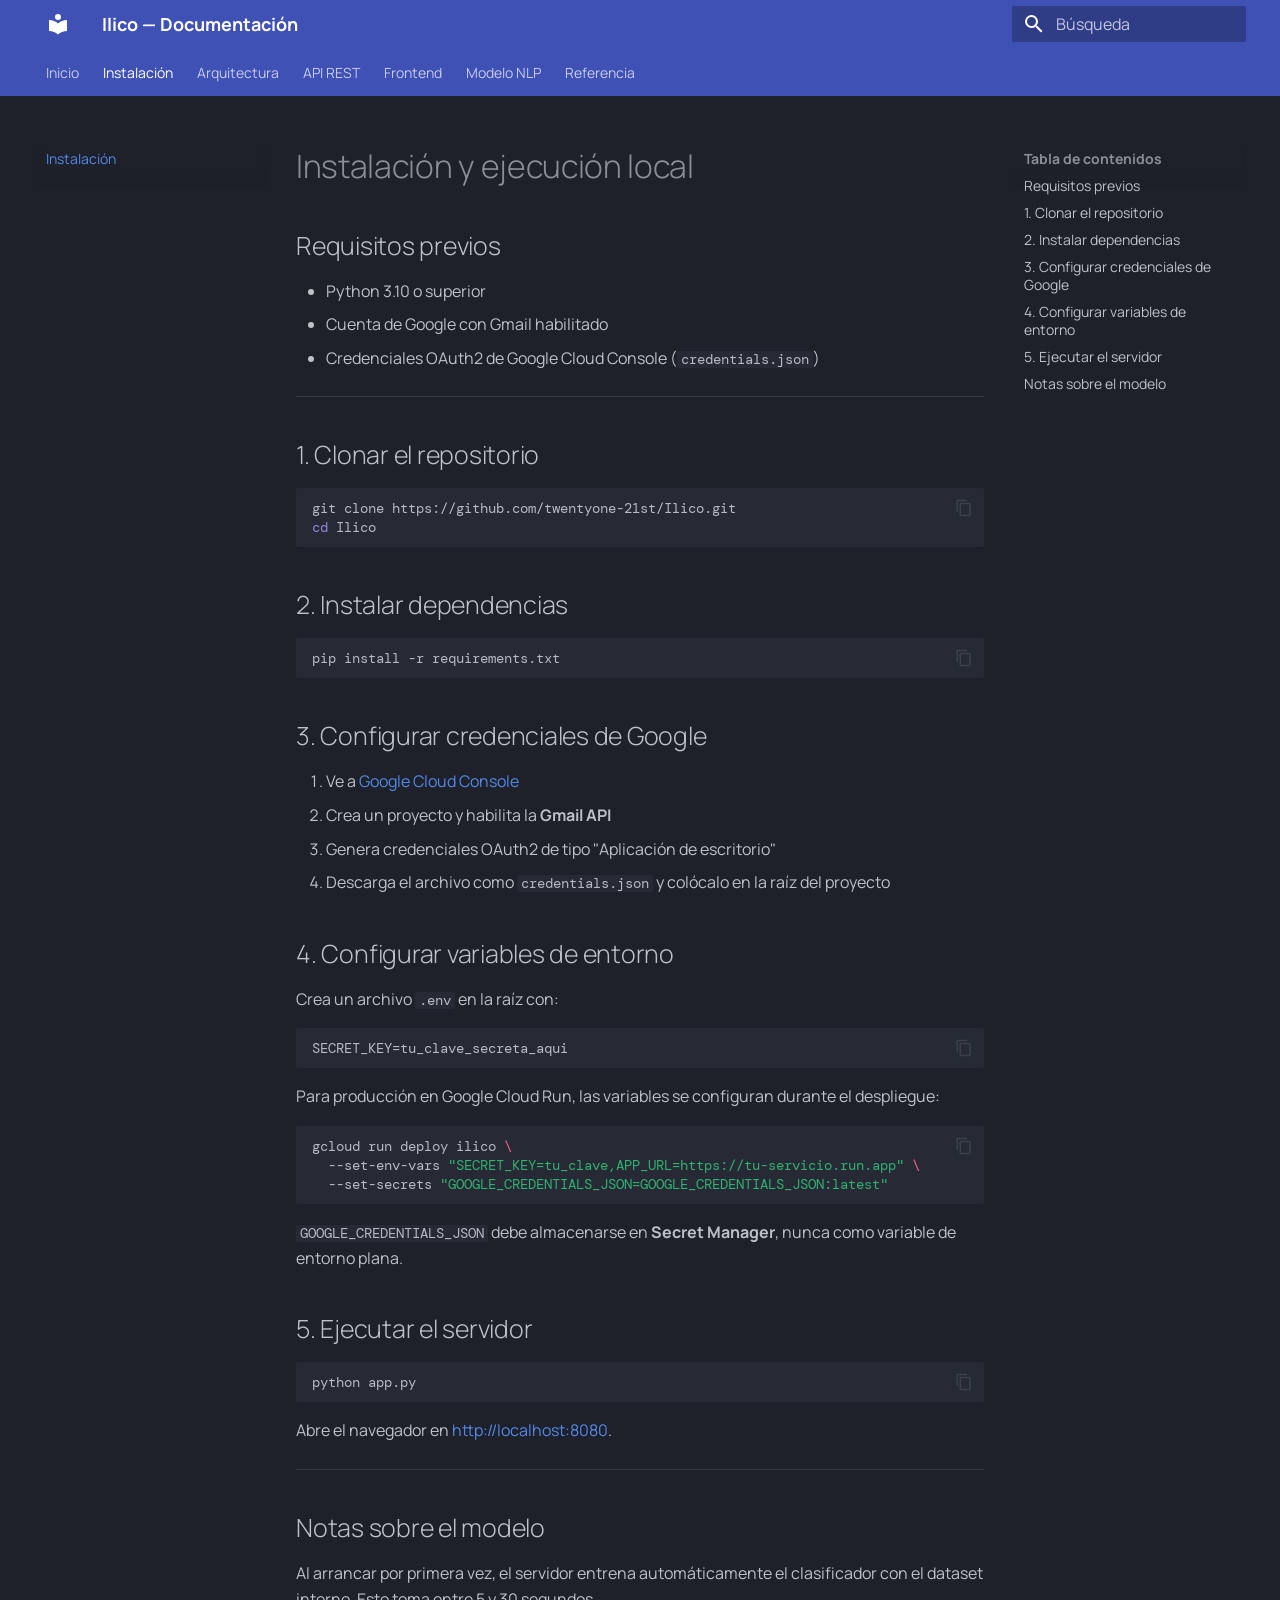
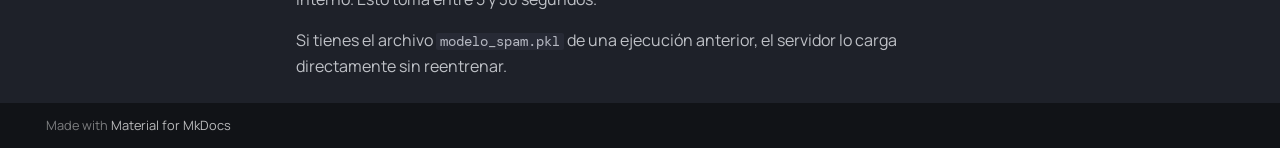
<file: instalacion/index.html>
<!doctype html><html lang=es class=no-js> <head><meta charset=utf-8><meta name=viewport content="width=device-width,initial-scale=1"><meta name=description content="Filtro inteligente de correo con NLP y Machine Learning"><meta name=author content="Sterling Florian Capellan"><link rel=prev href=..><link href=../arquitectura/ rel=next><link rel=icon href=../assets/images/favicon.png><meta name=generator content="mkdocs-1.6.1, mkdocs-material-9.7.6"><title>Instalación - Ilico — Documentación</title><link rel=stylesheet href=../assets/stylesheets/main.484c7ddc.min.css><link rel=stylesheet href=../assets/stylesheets/palette.ab4e12ef.min.css><link rel=preconnect href=https://fonts.gstatic.com crossorigin><link rel=stylesheet href="https://fonts.googleapis.com/css?family=Manrope:300,300i,400,400i,700,700i%7CDM+Mono:400,400i,700,700i&display=fallback"><style>:root{--md-text-font:"Manrope";--md-code-font:"DM Mono"}</style><link rel=stylesheet href=../assets/_mkdocstrings.css><script>__md_scope=new URL("..",location),__md_hash=e=>[...e].reduce(((e,_)=>(e<<5)-e+_.charCodeAt(0)),0),__md_get=(e,_=localStorage,t=__md_scope)=>JSON.parse(_.getItem(t.pathname+"."+e)),__md_set=(e,_,t=localStorage,a=__md_scope)=>{try{t.setItem(a.pathname+"."+e,JSON.stringify(_))}catch(e){}}</script></head> <body dir=ltr data-md-color-scheme=slate data-md-color-primary=indigo data-md-color-accent=teal> <input class=md-toggle data-md-toggle=drawer type=checkbox id=__drawer autocomplete=off> <input class=md-toggle data-md-toggle=search type=checkbox id=__search autocomplete=off> <label class=md-overlay for=__drawer></label> <div data-md-component=skip> <a href=#instalacion-y-ejecucion-local class=md-skip> Saltar a contenido </a> </div> <div data-md-component=announce> </div> <header class=md-header data-md-component=header> <nav class="md-header__inner md-grid" aria-label=Cabecera> <a href=.. title="Ilico — Documentación" class="md-header__button md-logo" aria-label="Ilico — Documentación" data-md-component=logo> <svg xmlns=http://www.w3.org/2000/svg viewbox="0 0 24 24"><path d="M12 8a3 3 0 0 0 3-3 3 3 0 0 0-3-3 3 3 0 0 0-3 3 3 3 0 0 0 3 3m0 3.54C9.64 9.35 6.5 8 3 8v11c3.5 0 6.64 1.35 9 3.54 2.36-2.19 5.5-3.54 9-3.54V8c-3.5 0-6.64 1.35-9 3.54"/></svg> </a> <label class="md-header__button md-icon" for=__drawer> <svg xmlns=http://www.w3.org/2000/svg viewbox="0 0 24 24"><path d="M3 6h18v2H3zm0 5h18v2H3zm0 5h18v2H3z"/></svg> </label> <div class=md-header__title data-md-component=header-title> <div class=md-header__ellipsis> <div class=md-header__topic> <span class=md-ellipsis> Ilico — Documentación </span> </div> <div class=md-header__topic data-md-component=header-topic> <span class=md-ellipsis> Instalación </span> </div> </div> </div> <label class="md-header__button md-icon" for=__search> <svg xmlns=http://www.w3.org/2000/svg viewbox="0 0 24 24"><path d="M9.5 3A6.5 6.5 0 0 1 16 9.5c0 1.61-.59 3.09-1.56 4.23l.27.27h.79l5 5-1.5 1.5-5-5v-.79l-.27-.27A6.52 6.52 0 0 1 9.5 16 6.5 6.5 0 0 1 3 9.5 6.5 6.5 0 0 1 9.5 3m0 2C7 5 5 7 5 9.5S7 14 9.5 14 14 12 14 9.5 12 5 9.5 5"/></svg> </label> <div class=md-search data-md-component=search role=dialog> <label class=md-search__overlay for=__search></label> <div class=md-search__inner role=search> <form class=md-search__form name=search> <input type=text class=md-search__input name=query aria-label=Búsqueda placeholder=Búsqueda autocapitalize=off autocorrect=off autocomplete=off spellcheck=false data-md-component=search-query required> <label class="md-search__icon md-icon" for=__search> <svg xmlns=http://www.w3.org/2000/svg viewbox="0 0 24 24"><path d="M9.5 3A6.5 6.5 0 0 1 16 9.5c0 1.61-.59 3.09-1.56 4.23l.27.27h.79l5 5-1.5 1.5-5-5v-.79l-.27-.27A6.52 6.52 0 0 1 9.5 16 6.5 6.5 0 0 1 3 9.5 6.5 6.5 0 0 1 9.5 3m0 2C7 5 5 7 5 9.5S7 14 9.5 14 14 12 14 9.5 12 5 9.5 5"/></svg> <svg xmlns=http://www.w3.org/2000/svg viewbox="0 0 24 24"><path d="M20 11v2H8l5.5 5.5-1.42 1.42L4.16 12l7.92-7.92L13.5 5.5 8 11z"/></svg> </label> <nav class=md-search__options aria-label=Buscar> <button type=reset class="md-search__icon md-icon" title=Limpiar aria-label=Limpiar tabindex=-1> <svg xmlns=http://www.w3.org/2000/svg viewbox="0 0 24 24"><path d="M19 6.41 17.59 5 12 10.59 6.41 5 5 6.41 10.59 12 5 17.59 6.41 19 12 13.41 17.59 19 19 17.59 13.41 12z"/></svg> </button> </nav> <div class=md-search__suggest data-md-component=search-suggest></div> </form> <div class=md-search__output> <div class=md-search__scrollwrap tabindex=0 data-md-scrollfix> <div class=md-search-result data-md-component=search-result> <div class=md-search-result__meta> Inicializando búsqueda </div> <ol class=md-search-result__list role=presentation></ol> </div> </div> </div> </div> </div> </nav> </header> <div class=md-container data-md-component=container> <nav class=md-tabs aria-label=Pestañas data-md-component=tabs> <div class=md-grid> <ul class=md-tabs__list> <li class=md-tabs__item> <a href=.. class=md-tabs__link> Inicio </a> </li> <li class="md-tabs__item md-tabs__item--active"> <a href=./ class=md-tabs__link> Instalación </a> </li> <li class=md-tabs__item> <a href=../arquitectura/ class=md-tabs__link> Arquitectura </a> </li> <li class=md-tabs__item> <a href=../api/ class=md-tabs__link> API REST </a> </li> <li class=md-tabs__item> <a href=../frontend/ class=md-tabs__link> Frontend </a> </li> <li class=md-tabs__item> <a href=../modelo/ class=md-tabs__link> Modelo NLP </a> </li> <li class=md-tabs__item> <a href=../referencia/ class=md-tabs__link> Referencia </a> </li> </ul> </div> </nav> <main class=md-main data-md-component=main> <div class="md-main__inner md-grid"> <div class="md-sidebar md-sidebar--primary" data-md-component=sidebar data-md-type=navigation> <div class=md-sidebar__scrollwrap> <div class=md-sidebar__inner> <nav class="md-nav md-nav--primary md-nav--lifted" aria-label=Navegación data-md-level=0> <label class=md-nav__title for=__drawer> <a href=.. title="Ilico — Documentación" class="md-nav__button md-logo" aria-label="Ilico — Documentación" data-md-component=logo> <svg xmlns=http://www.w3.org/2000/svg viewbox="0 0 24 24"><path d="M12 8a3 3 0 0 0 3-3 3 3 0 0 0-3-3 3 3 0 0 0-3 3 3 3 0 0 0 3 3m0 3.54C9.64 9.35 6.5 8 3 8v11c3.5 0 6.64 1.35 9 3.54 2.36-2.19 5.5-3.54 9-3.54V8c-3.5 0-6.64 1.35-9 3.54"/></svg> </a> Ilico — Documentación </label> <ul class=md-nav__list data-md-scrollfix> <li class=md-nav__item> <a href=.. class=md-nav__link> <span class=md-ellipsis> Inicio </span> </a> </li> <li class="md-nav__item md-nav__item--active"> <input class="md-nav__toggle md-toggle" type=checkbox id=__toc> <label class="md-nav__link md-nav__link--active" for=__toc> <span class=md-ellipsis> Instalación </span> <span class="md-nav__icon md-icon"></span> </label> <a href=./ class="md-nav__link md-nav__link--active"> <span class=md-ellipsis> Instalación </span> </a> <nav class="md-nav md-nav--secondary" aria-label="Tabla de contenidos"> <label class=md-nav__title for=__toc> <span class="md-nav__icon md-icon"></span> Tabla de contenidos </label> <ul class=md-nav__list data-md-component=toc data-md-scrollfix> <li class=md-nav__item> <a href=#requisitos-previos class=md-nav__link> <span class=md-ellipsis> Requisitos previos </span> </a> </li> <li class=md-nav__item> <a href=#1-clonar-el-repositorio class=md-nav__link> <span class=md-ellipsis> 1. Clonar el repositorio </span> </a> </li> <li class=md-nav__item> <a href=#2-instalar-dependencias class=md-nav__link> <span class=md-ellipsis> 2. Instalar dependencias </span> </a> </li> <li class=md-nav__item> <a href=#3-configurar-credenciales-de-google class=md-nav__link> <span class=md-ellipsis> 3. Configurar credenciales de Google </span> </a> </li> <li class=md-nav__item> <a href=#4-configurar-variables-de-entorno class=md-nav__link> <span class=md-ellipsis> 4. Configurar variables de entorno </span> </a> </li> <li class=md-nav__item> <a href=#5-ejecutar-el-servidor class=md-nav__link> <span class=md-ellipsis> 5. Ejecutar el servidor </span> </a> </li> <li class=md-nav__item> <a href=#notas-sobre-el-modelo class=md-nav__link> <span class=md-ellipsis> Notas sobre el modelo </span> </a> </li> </ul> </nav> </li> <li class=md-nav__item> <a href=../arquitectura/ class=md-nav__link> <span class=md-ellipsis> Arquitectura </span> </a> </li> <li class=md-nav__item> <a href=../api/ class=md-nav__link> <span class=md-ellipsis> API REST </span> </a> </li> <li class=md-nav__item> <a href=../frontend/ class=md-nav__link> <span class=md-ellipsis> Frontend </span> </a> </li> <li class=md-nav__item> <a href=../modelo/ class=md-nav__link> <span class=md-ellipsis> Modelo NLP </span> </a> </li> <li class=md-nav__item> <a href=../referencia/ class=md-nav__link> <span class=md-ellipsis> Referencia </span> </a> </li> </ul> </nav> </div> </div> </div> <div class="md-sidebar md-sidebar--secondary" data-md-component=sidebar data-md-type=toc> <div class=md-sidebar__scrollwrap> <div class=md-sidebar__inner> <nav class="md-nav md-nav--secondary" aria-label="Tabla de contenidos"> <label class=md-nav__title for=__toc> <span class="md-nav__icon md-icon"></span> Tabla de contenidos </label> <ul class=md-nav__list data-md-component=toc data-md-scrollfix> <li class=md-nav__item> <a href=#requisitos-previos class=md-nav__link> <span class=md-ellipsis> Requisitos previos </span> </a> </li> <li class=md-nav__item> <a href=#1-clonar-el-repositorio class=md-nav__link> <span class=md-ellipsis> 1. Clonar el repositorio </span> </a> </li> <li class=md-nav__item> <a href=#2-instalar-dependencias class=md-nav__link> <span class=md-ellipsis> 2. Instalar dependencias </span> </a> </li> <li class=md-nav__item> <a href=#3-configurar-credenciales-de-google class=md-nav__link> <span class=md-ellipsis> 3. Configurar credenciales de Google </span> </a> </li> <li class=md-nav__item> <a href=#4-configurar-variables-de-entorno class=md-nav__link> <span class=md-ellipsis> 4. Configurar variables de entorno </span> </a> </li> <li class=md-nav__item> <a href=#5-ejecutar-el-servidor class=md-nav__link> <span class=md-ellipsis> 5. Ejecutar el servidor </span> </a> </li> <li class=md-nav__item> <a href=#notas-sobre-el-modelo class=md-nav__link> <span class=md-ellipsis> Notas sobre el modelo </span> </a> </li> </ul> </nav> </div> </div> </div> <div class=md-content data-md-component=content> <article class="md-content__inner md-typeset"> <h1 id=instalacion-y-ejecucion-local>Instalación y ejecución local<a class=headerlink href=#instalacion-y-ejecucion-local title="Permanent link">&para;</a></h1> <h2 id=requisitos-previos>Requisitos previos<a class=headerlink href=#requisitos-previos title="Permanent link">&para;</a></h2> <ul> <li>Python 3.10 o superior</li> <li>Cuenta de Google con Gmail habilitado</li> <li>Credenciales OAuth2 de Google Cloud Console (<code>credentials.json</code>)</li> </ul> <hr> <h2 id=1-clonar-el-repositorio>1. Clonar el repositorio<a class=headerlink href=#1-clonar-el-repositorio title="Permanent link">&para;</a></h2> <div class=highlight><pre><span></span><code><a id=__codelineno-0-1 name=__codelineno-0-1 href=#__codelineno-0-1></a>git<span class=w> </span>clone<span class=w> </span>https://github.com/twentyone-21st/Ilico.git
<a id=__codelineno-0-2 name=__codelineno-0-2 href=#__codelineno-0-2></a><span class=nb>cd</span><span class=w> </span>Ilico
</code></pre></div> <h2 id=2-instalar-dependencias>2. Instalar dependencias<a class=headerlink href=#2-instalar-dependencias title="Permanent link">&para;</a></h2> <div class=highlight><pre><span></span><code><a id=__codelineno-1-1 name=__codelineno-1-1 href=#__codelineno-1-1></a>pip<span class=w> </span>install<span class=w> </span>-r<span class=w> </span>requirements.txt
</code></pre></div> <h2 id=3-configurar-credenciales-de-google>3. Configurar credenciales de Google<a class=headerlink href=#3-configurar-credenciales-de-google title="Permanent link">&para;</a></h2> <ol> <li>Ve a <a href=https://console.cloud.google.com>Google Cloud Console</a></li> <li>Crea un proyecto y habilita la <strong>Gmail API</strong></li> <li>Genera credenciales OAuth2 de tipo "Aplicación de escritorio"</li> <li>Descarga el archivo como <code>credentials.json</code> y colócalo en la raíz del proyecto</li> </ol> <h2 id=4-configurar-variables-de-entorno>4. Configurar variables de entorno<a class=headerlink href=#4-configurar-variables-de-entorno title="Permanent link">&para;</a></h2> <p>Crea un archivo <code>.env</code> en la raíz con:</p> <div class=highlight><pre><span></span><code><a id=__codelineno-2-1 name=__codelineno-2-1 href=#__codelineno-2-1></a>SECRET_KEY=tu_clave_secreta_aqui
</code></pre></div> <p>Para producción en Google Cloud Run, las variables se configuran durante el despliegue:</p> <div class=highlight><pre><span></span><code><a id=__codelineno-3-1 name=__codelineno-3-1 href=#__codelineno-3-1></a>gcloud<span class=w> </span>run<span class=w> </span>deploy<span class=w> </span>ilico<span class=w> </span><span class=se>\</span>
<a id=__codelineno-3-2 name=__codelineno-3-2 href=#__codelineno-3-2></a><span class=w>  </span>--set-env-vars<span class=w> </span><span class=s2>&quot;SECRET_KEY=tu_clave,APP_URL=https://tu-servicio.run.app&quot;</span><span class=w> </span><span class=se>\</span>
<a id=__codelineno-3-3 name=__codelineno-3-3 href=#__codelineno-3-3></a><span class=w>  </span>--set-secrets<span class=w> </span><span class=s2>&quot;GOOGLE_CREDENTIALS_JSON=GOOGLE_CREDENTIALS_JSON:latest&quot;</span>
</code></pre></div> <p><code>GOOGLE_CREDENTIALS_JSON</code> debe almacenarse en <strong>Secret Manager</strong>, nunca como variable de entorno plana.</p> <h2 id=5-ejecutar-el-servidor>5. Ejecutar el servidor<a class=headerlink href=#5-ejecutar-el-servidor title="Permanent link">&para;</a></h2> <div class=highlight><pre><span></span><code><a id=__codelineno-4-1 name=__codelineno-4-1 href=#__codelineno-4-1></a>python<span class=w> </span>app.py
</code></pre></div> <p>Abre el navegador en <a href=http://localhost:8080>http://localhost:8080</a>.</p> <hr> <h2 id=notas-sobre-el-modelo>Notas sobre el modelo<a class=headerlink href=#notas-sobre-el-modelo title="Permanent link">&para;</a></h2> <p>Al arrancar por primera vez, el servidor entrena automáticamente el clasificador con el dataset interno. Esto toma entre 5 y 30 segundos.</p> <p>Si tienes el archivo <code>modelo_spam.pkl</code> de una ejecución anterior, el servidor lo carga directamente sin reentrenar.</p> </article> </div> <script>var target=document.getElementById(location.hash.slice(1));target&&target.name&&(target.checked=target.name.startsWith("__tabbed_"))</script> </div> <button type=button class="md-top md-icon" data-md-component=top hidden> <svg xmlns=http://www.w3.org/2000/svg viewbox="0 0 24 24"><path d="M13 20h-2V8l-5.5 5.5-1.42-1.42L12 4.16l7.92 7.92-1.42 1.42L13 8z"/></svg> Volver al principio </button> </main> <footer class=md-footer> <div class="md-footer-meta md-typeset"> <div class="md-footer-meta__inner md-grid"> <div class=md-copyright> Made with <a href=https://squidfunk.github.io/mkdocs-material/ target=_blank rel=noopener> Material for MkDocs </a> </div> </div> </div> </footer> </div> <div class=md-dialog data-md-component=dialog> <div class="md-dialog__inner md-typeset"></div> </div> <script id=__config type=application/json>{"annotate": null, "base": "..", "features": ["navigation.tabs", "navigation.sections", "navigation.top", "search.highlight", "search.suggest", "content.code.copy"], "search": "../assets/javascripts/workers/search.2c215733.min.js", "tags": null, "translations": {"clipboard.copied": "Copiado al portapapeles", "clipboard.copy": "Copiar al portapapeles", "search.result.more.one": "1 m\u00e1s en esta p\u00e1gina", "search.result.more.other": "# m\u00e1s en esta p\u00e1gina", "search.result.none": "No se encontraron documentos", "search.result.one": "1 documento encontrado", "search.result.other": "# documentos encontrados", "search.result.placeholder": "Teclee para comenzar b\u00fasqueda", "search.result.term.missing": "Falta", "select.version": "Seleccionar versi\u00f3n"}, "version": null}</script> <script src=../assets/javascripts/bundle.79ae519e.min.js></script> </body> </html>
</file>
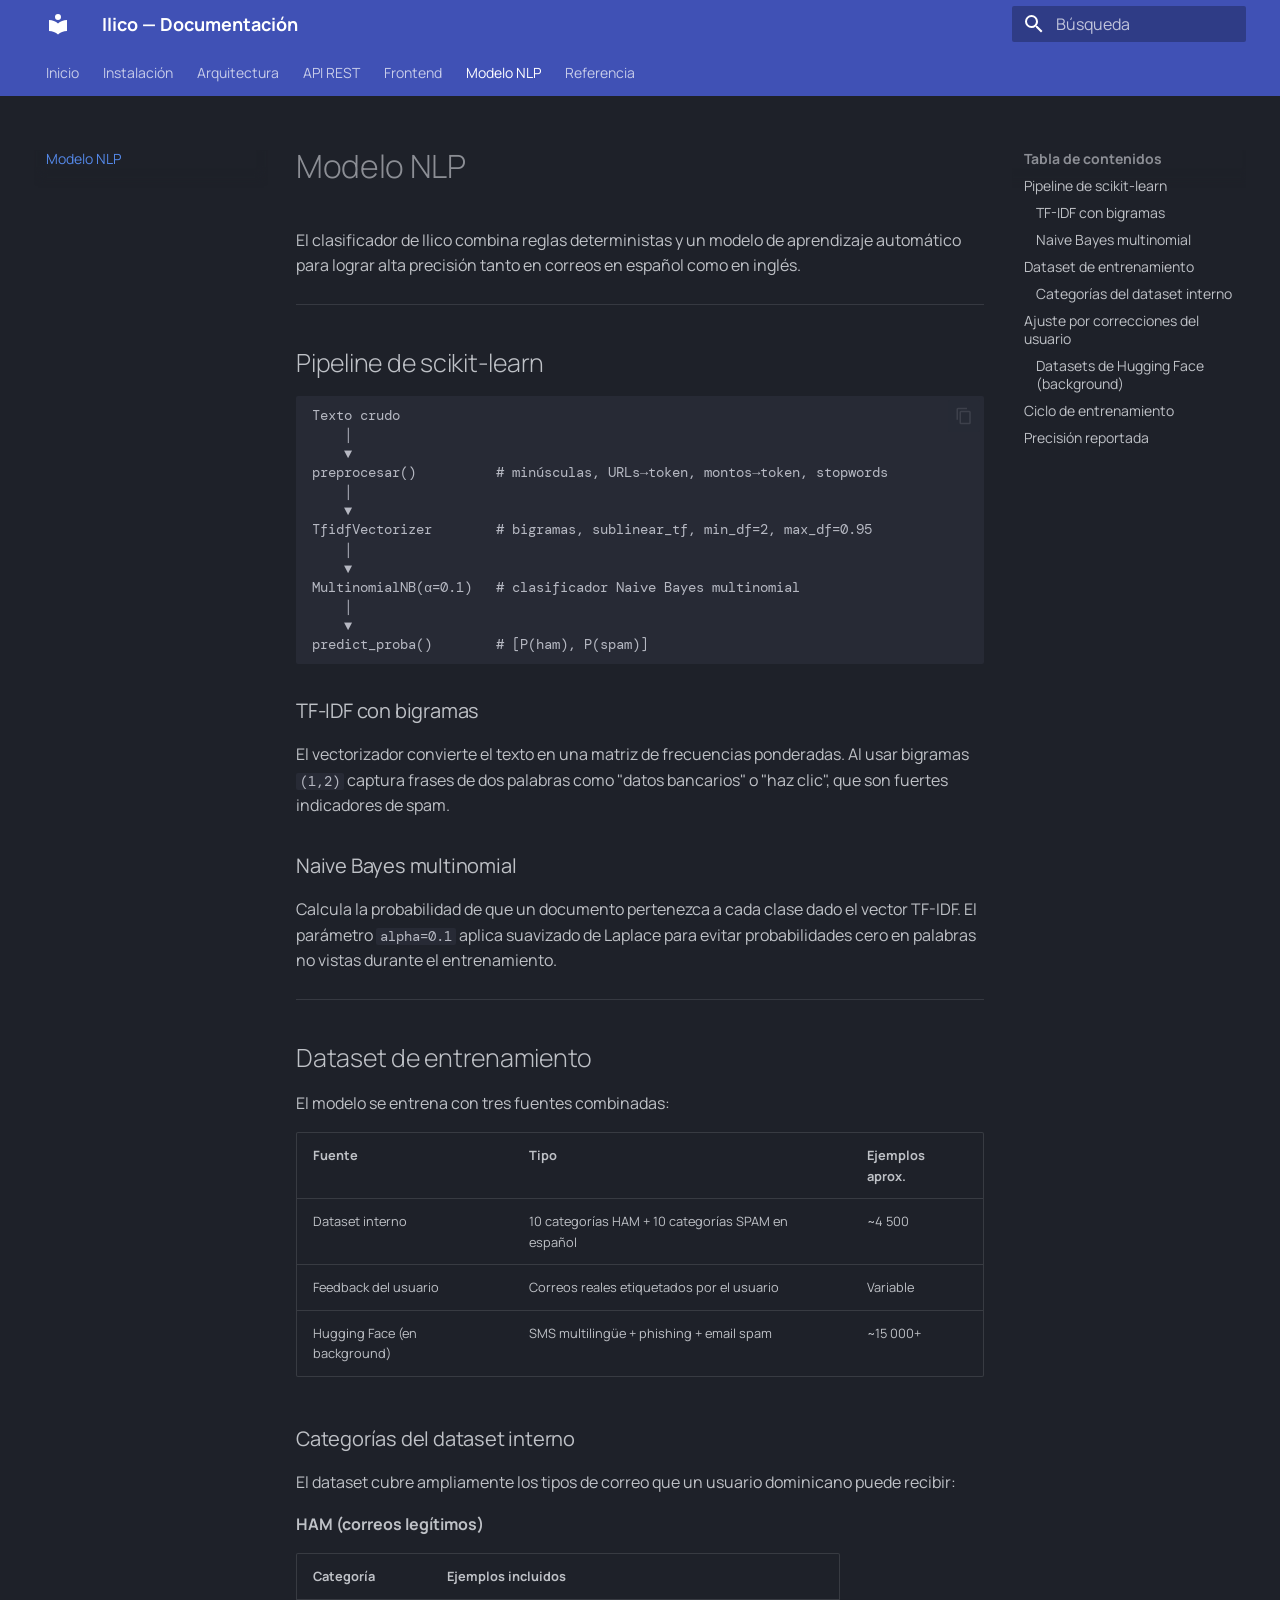
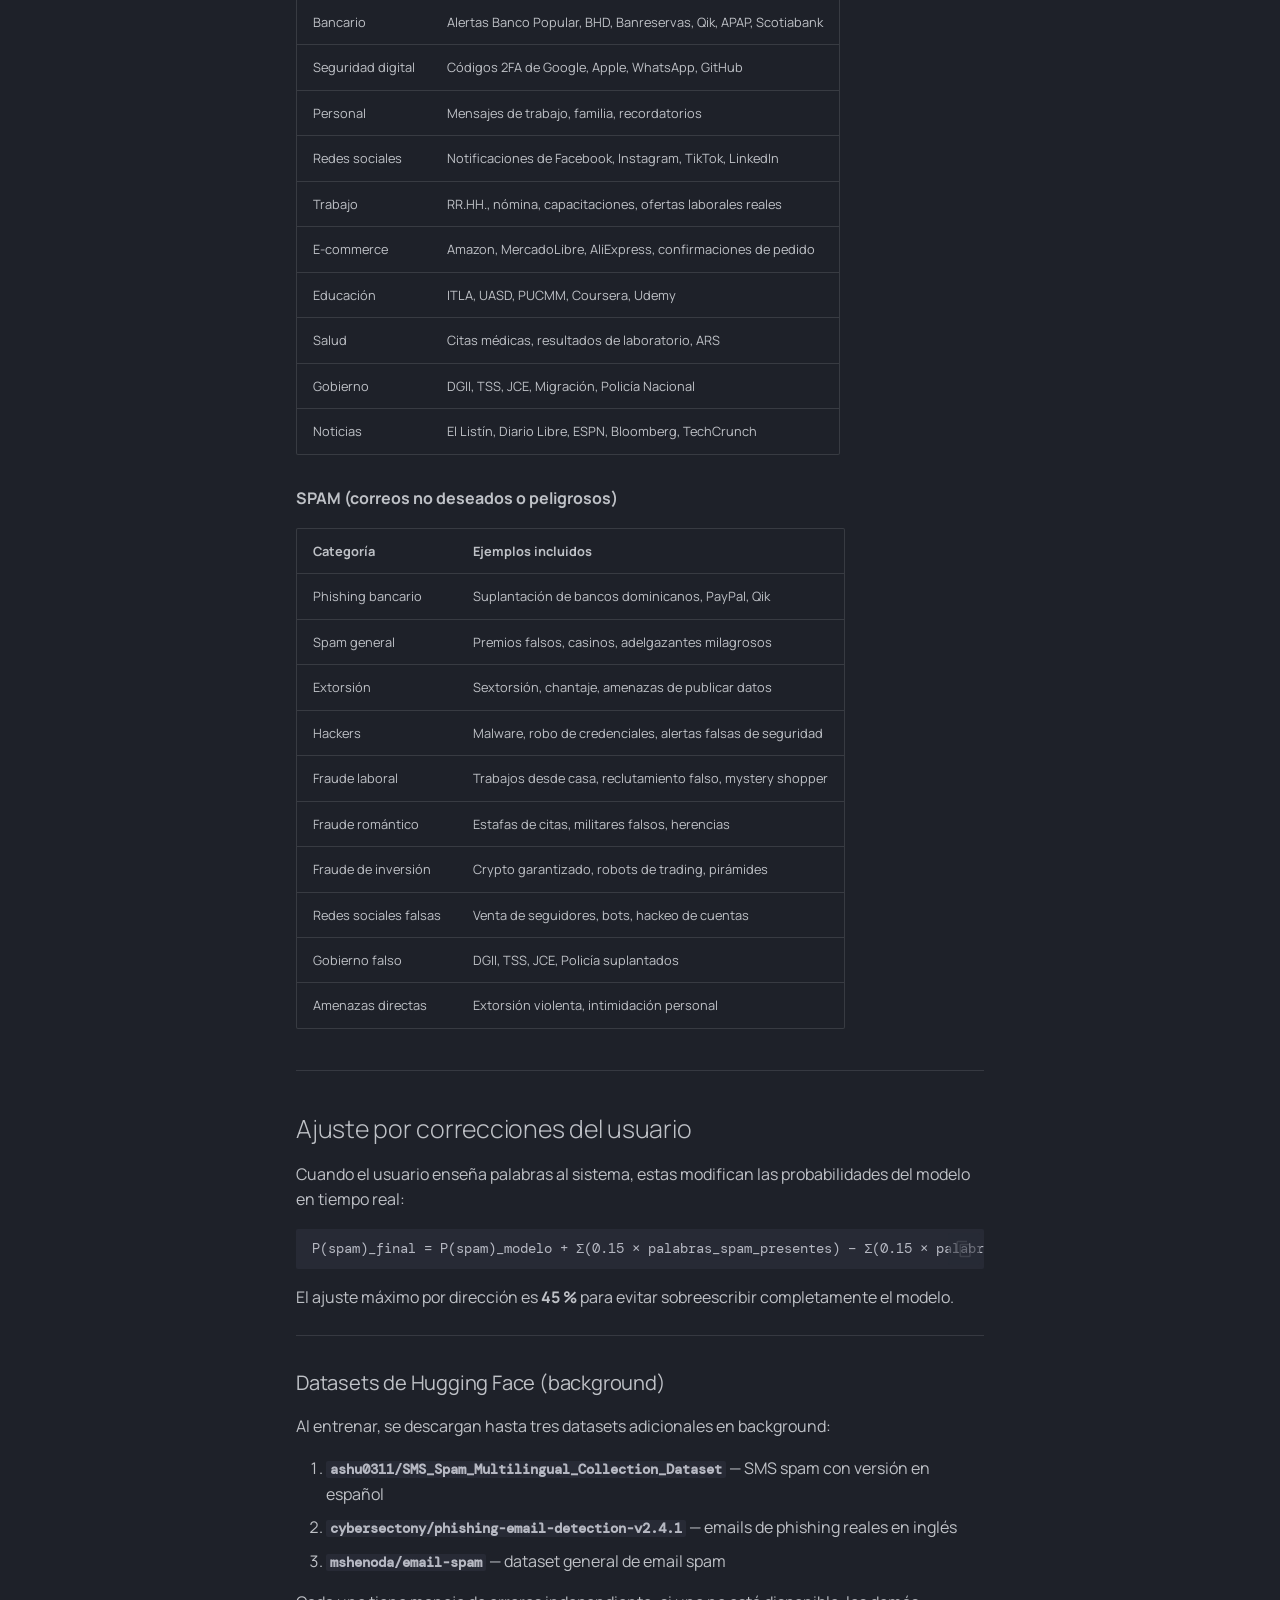
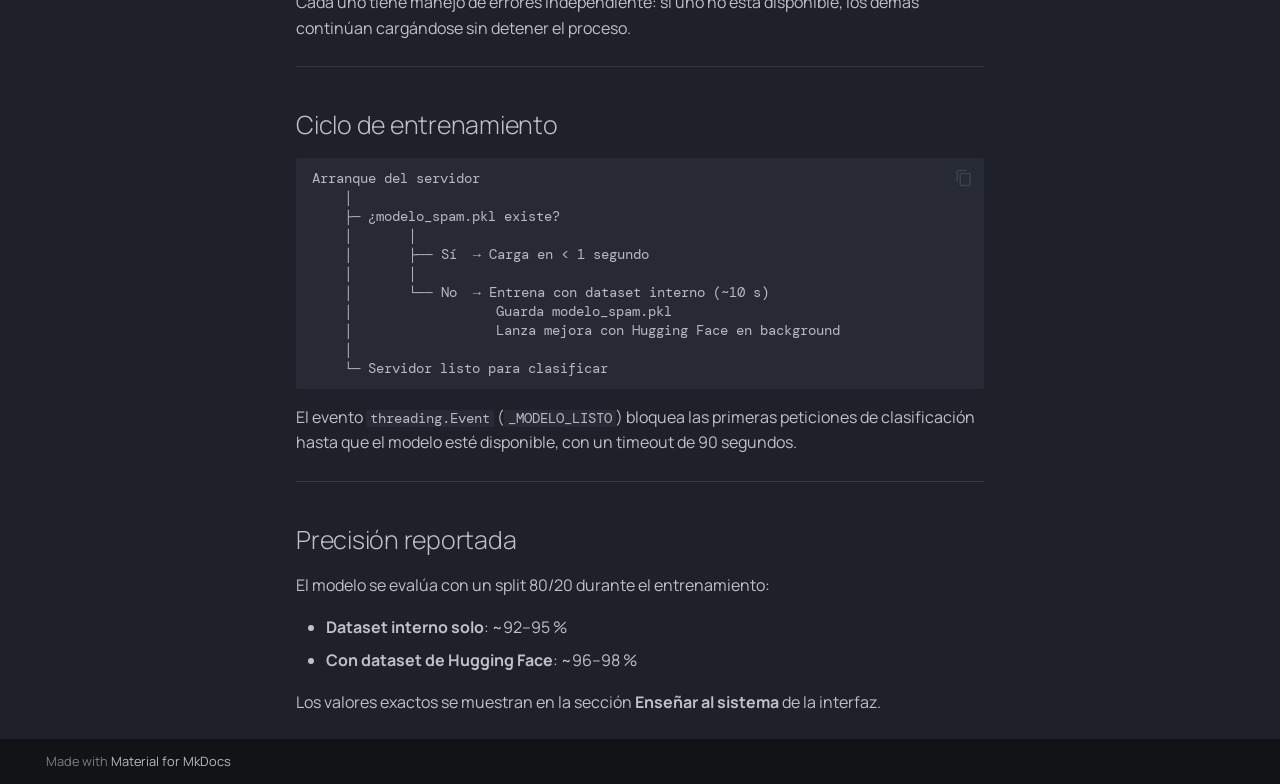
<file: modelo/index.html>
<!doctype html><html lang=es class=no-js> <head><meta charset=utf-8><meta name=viewport content="width=device-width,initial-scale=1"><meta name=description content="Filtro inteligente de correo con NLP y Machine Learning"><meta name=author content="Sterling Florian Capellan"><link href=../frontend/ rel=prev><link href=../referencia/ rel=next><link rel=icon href=../assets/images/favicon.png><meta name=generator content="mkdocs-1.6.1, mkdocs-material-9.7.6"><title>Modelo NLP - Ilico — Documentación</title><link rel=stylesheet href=../assets/stylesheets/main.484c7ddc.min.css><link rel=stylesheet href=../assets/stylesheets/palette.ab4e12ef.min.css><link rel=preconnect href=https://fonts.gstatic.com crossorigin><link rel=stylesheet href="https://fonts.googleapis.com/css?family=Manrope:300,300i,400,400i,700,700i%7CDM+Mono:400,400i,700,700i&display=fallback"><style>:root{--md-text-font:"Manrope";--md-code-font:"DM Mono"}</style><link rel=stylesheet href=../assets/_mkdocstrings.css><script>__md_scope=new URL("..",location),__md_hash=e=>[...e].reduce(((e,_)=>(e<<5)-e+_.charCodeAt(0)),0),__md_get=(e,_=localStorage,t=__md_scope)=>JSON.parse(_.getItem(t.pathname+"."+e)),__md_set=(e,_,t=localStorage,a=__md_scope)=>{try{t.setItem(a.pathname+"."+e,JSON.stringify(_))}catch(e){}}</script></head> <body dir=ltr data-md-color-scheme=slate data-md-color-primary=indigo data-md-color-accent=teal> <input class=md-toggle data-md-toggle=drawer type=checkbox id=__drawer autocomplete=off> <input class=md-toggle data-md-toggle=search type=checkbox id=__search autocomplete=off> <label class=md-overlay for=__drawer></label> <div data-md-component=skip> <a href=#modelo-nlp class=md-skip> Saltar a contenido </a> </div> <div data-md-component=announce> </div> <header class=md-header data-md-component=header> <nav class="md-header__inner md-grid" aria-label=Cabecera> <a href=.. title="Ilico — Documentación" class="md-header__button md-logo" aria-label="Ilico — Documentación" data-md-component=logo> <svg xmlns=http://www.w3.org/2000/svg viewbox="0 0 24 24"><path d="M12 8a3 3 0 0 0 3-3 3 3 0 0 0-3-3 3 3 0 0 0-3 3 3 3 0 0 0 3 3m0 3.54C9.64 9.35 6.5 8 3 8v11c3.5 0 6.64 1.35 9 3.54 2.36-2.19 5.5-3.54 9-3.54V8c-3.5 0-6.64 1.35-9 3.54"/></svg> </a> <label class="md-header__button md-icon" for=__drawer> <svg xmlns=http://www.w3.org/2000/svg viewbox="0 0 24 24"><path d="M3 6h18v2H3zm0 5h18v2H3zm0 5h18v2H3z"/></svg> </label> <div class=md-header__title data-md-component=header-title> <div class=md-header__ellipsis> <div class=md-header__topic> <span class=md-ellipsis> Ilico — Documentación </span> </div> <div class=md-header__topic data-md-component=header-topic> <span class=md-ellipsis> Modelo NLP </span> </div> </div> </div> <label class="md-header__button md-icon" for=__search> <svg xmlns=http://www.w3.org/2000/svg viewbox="0 0 24 24"><path d="M9.5 3A6.5 6.5 0 0 1 16 9.5c0 1.61-.59 3.09-1.56 4.23l.27.27h.79l5 5-1.5 1.5-5-5v-.79l-.27-.27A6.52 6.52 0 0 1 9.5 16 6.5 6.5 0 0 1 3 9.5 6.5 6.5 0 0 1 9.5 3m0 2C7 5 5 7 5 9.5S7 14 9.5 14 14 12 14 9.5 12 5 9.5 5"/></svg> </label> <div class=md-search data-md-component=search role=dialog> <label class=md-search__overlay for=__search></label> <div class=md-search__inner role=search> <form class=md-search__form name=search> <input type=text class=md-search__input name=query aria-label=Búsqueda placeholder=Búsqueda autocapitalize=off autocorrect=off autocomplete=off spellcheck=false data-md-component=search-query required> <label class="md-search__icon md-icon" for=__search> <svg xmlns=http://www.w3.org/2000/svg viewbox="0 0 24 24"><path d="M9.5 3A6.5 6.5 0 0 1 16 9.5c0 1.61-.59 3.09-1.56 4.23l.27.27h.79l5 5-1.5 1.5-5-5v-.79l-.27-.27A6.52 6.52 0 0 1 9.5 16 6.5 6.5 0 0 1 3 9.5 6.5 6.5 0 0 1 9.5 3m0 2C7 5 5 7 5 9.5S7 14 9.5 14 14 12 14 9.5 12 5 9.5 5"/></svg> <svg xmlns=http://www.w3.org/2000/svg viewbox="0 0 24 24"><path d="M20 11v2H8l5.5 5.5-1.42 1.42L4.16 12l7.92-7.92L13.5 5.5 8 11z"/></svg> </label> <nav class=md-search__options aria-label=Buscar> <button type=reset class="md-search__icon md-icon" title=Limpiar aria-label=Limpiar tabindex=-1> <svg xmlns=http://www.w3.org/2000/svg viewbox="0 0 24 24"><path d="M19 6.41 17.59 5 12 10.59 6.41 5 5 6.41 10.59 12 5 17.59 6.41 19 12 13.41 17.59 19 19 17.59 13.41 12z"/></svg> </button> </nav> <div class=md-search__suggest data-md-component=search-suggest></div> </form> <div class=md-search__output> <div class=md-search__scrollwrap tabindex=0 data-md-scrollfix> <div class=md-search-result data-md-component=search-result> <div class=md-search-result__meta> Inicializando búsqueda </div> <ol class=md-search-result__list role=presentation></ol> </div> </div> </div> </div> </div> </nav> </header> <div class=md-container data-md-component=container> <nav class=md-tabs aria-label=Pestañas data-md-component=tabs> <div class=md-grid> <ul class=md-tabs__list> <li class=md-tabs__item> <a href=.. class=md-tabs__link> Inicio </a> </li> <li class=md-tabs__item> <a href=../instalacion/ class=md-tabs__link> Instalación </a> </li> <li class=md-tabs__item> <a href=../arquitectura/ class=md-tabs__link> Arquitectura </a> </li> <li class=md-tabs__item> <a href=../api/ class=md-tabs__link> API REST </a> </li> <li class=md-tabs__item> <a href=../frontend/ class=md-tabs__link> Frontend </a> </li> <li class="md-tabs__item md-tabs__item--active"> <a href=./ class=md-tabs__link> Modelo NLP </a> </li> <li class=md-tabs__item> <a href=../referencia/ class=md-tabs__link> Referencia </a> </li> </ul> </div> </nav> <main class=md-main data-md-component=main> <div class="md-main__inner md-grid"> <div class="md-sidebar md-sidebar--primary" data-md-component=sidebar data-md-type=navigation> <div class=md-sidebar__scrollwrap> <div class=md-sidebar__inner> <nav class="md-nav md-nav--primary md-nav--lifted" aria-label=Navegación data-md-level=0> <label class=md-nav__title for=__drawer> <a href=.. title="Ilico — Documentación" class="md-nav__button md-logo" aria-label="Ilico — Documentación" data-md-component=logo> <svg xmlns=http://www.w3.org/2000/svg viewbox="0 0 24 24"><path d="M12 8a3 3 0 0 0 3-3 3 3 0 0 0-3-3 3 3 0 0 0-3 3 3 3 0 0 0 3 3m0 3.54C9.64 9.35 6.5 8 3 8v11c3.5 0 6.64 1.35 9 3.54 2.36-2.19 5.5-3.54 9-3.54V8c-3.5 0-6.64 1.35-9 3.54"/></svg> </a> Ilico — Documentación </label> <ul class=md-nav__list data-md-scrollfix> <li class=md-nav__item> <a href=.. class=md-nav__link> <span class=md-ellipsis> Inicio </span> </a> </li> <li class=md-nav__item> <a href=../instalacion/ class=md-nav__link> <span class=md-ellipsis> Instalación </span> </a> </li> <li class=md-nav__item> <a href=../arquitectura/ class=md-nav__link> <span class=md-ellipsis> Arquitectura </span> </a> </li> <li class=md-nav__item> <a href=../api/ class=md-nav__link> <span class=md-ellipsis> API REST </span> </a> </li> <li class=md-nav__item> <a href=../frontend/ class=md-nav__link> <span class=md-ellipsis> Frontend </span> </a> </li> <li class="md-nav__item md-nav__item--active"> <input class="md-nav__toggle md-toggle" type=checkbox id=__toc> <label class="md-nav__link md-nav__link--active" for=__toc> <span class=md-ellipsis> Modelo NLP </span> <span class="md-nav__icon md-icon"></span> </label> <a href=./ class="md-nav__link md-nav__link--active"> <span class=md-ellipsis> Modelo NLP </span> </a> <nav class="md-nav md-nav--secondary" aria-label="Tabla de contenidos"> <label class=md-nav__title for=__toc> <span class="md-nav__icon md-icon"></span> Tabla de contenidos </label> <ul class=md-nav__list data-md-component=toc data-md-scrollfix> <li class=md-nav__item> <a href=#pipeline-de-scikit-learn class=md-nav__link> <span class=md-ellipsis> Pipeline de scikit-learn </span> </a> <nav class=md-nav aria-label="Pipeline de scikit-learn"> <ul class=md-nav__list> <li class=md-nav__item> <a href=#tf-idf-con-bigramas class=md-nav__link> <span class=md-ellipsis> TF-IDF con bigramas </span> </a> </li> <li class=md-nav__item> <a href=#naive-bayes-multinomial class=md-nav__link> <span class=md-ellipsis> Naive Bayes multinomial </span> </a> </li> </ul> </nav> </li> <li class=md-nav__item> <a href=#dataset-de-entrenamiento class=md-nav__link> <span class=md-ellipsis> Dataset de entrenamiento </span> </a> <nav class=md-nav aria-label="Dataset de entrenamiento"> <ul class=md-nav__list> <li class=md-nav__item> <a href=#categorias-del-dataset-interno class=md-nav__link> <span class=md-ellipsis> Categorías del dataset interno </span> </a> </li> </ul> </nav> </li> <li class=md-nav__item> <a href=#ajuste-por-correcciones-del-usuario class=md-nav__link> <span class=md-ellipsis> Ajuste por correcciones del usuario </span> </a> <nav class=md-nav aria-label="Ajuste por correcciones del usuario"> <ul class=md-nav__list> <li class=md-nav__item> <a href=#datasets-de-hugging-face-background class=md-nav__link> <span class=md-ellipsis> Datasets de Hugging Face (background) </span> </a> </li> </ul> </nav> </li> <li class=md-nav__item> <a href=#ciclo-de-entrenamiento class=md-nav__link> <span class=md-ellipsis> Ciclo de entrenamiento </span> </a> </li> <li class=md-nav__item> <a href=#precision-reportada class=md-nav__link> <span class=md-ellipsis> Precisión reportada </span> </a> </li> </ul> </nav> </li> <li class=md-nav__item> <a href=../referencia/ class=md-nav__link> <span class=md-ellipsis> Referencia </span> </a> </li> </ul> </nav> </div> </div> </div> <div class="md-sidebar md-sidebar--secondary" data-md-component=sidebar data-md-type=toc> <div class=md-sidebar__scrollwrap> <div class=md-sidebar__inner> <nav class="md-nav md-nav--secondary" aria-label="Tabla de contenidos"> <label class=md-nav__title for=__toc> <span class="md-nav__icon md-icon"></span> Tabla de contenidos </label> <ul class=md-nav__list data-md-component=toc data-md-scrollfix> <li class=md-nav__item> <a href=#pipeline-de-scikit-learn class=md-nav__link> <span class=md-ellipsis> Pipeline de scikit-learn </span> </a> <nav class=md-nav aria-label="Pipeline de scikit-learn"> <ul class=md-nav__list> <li class=md-nav__item> <a href=#tf-idf-con-bigramas class=md-nav__link> <span class=md-ellipsis> TF-IDF con bigramas </span> </a> </li> <li class=md-nav__item> <a href=#naive-bayes-multinomial class=md-nav__link> <span class=md-ellipsis> Naive Bayes multinomial </span> </a> </li> </ul> </nav> </li> <li class=md-nav__item> <a href=#dataset-de-entrenamiento class=md-nav__link> <span class=md-ellipsis> Dataset de entrenamiento </span> </a> <nav class=md-nav aria-label="Dataset de entrenamiento"> <ul class=md-nav__list> <li class=md-nav__item> <a href=#categorias-del-dataset-interno class=md-nav__link> <span class=md-ellipsis> Categorías del dataset interno </span> </a> </li> </ul> </nav> </li> <li class=md-nav__item> <a href=#ajuste-por-correcciones-del-usuario class=md-nav__link> <span class=md-ellipsis> Ajuste por correcciones del usuario </span> </a> <nav class=md-nav aria-label="Ajuste por correcciones del usuario"> <ul class=md-nav__list> <li class=md-nav__item> <a href=#datasets-de-hugging-face-background class=md-nav__link> <span class=md-ellipsis> Datasets de Hugging Face (background) </span> </a> </li> </ul> </nav> </li> <li class=md-nav__item> <a href=#ciclo-de-entrenamiento class=md-nav__link> <span class=md-ellipsis> Ciclo de entrenamiento </span> </a> </li> <li class=md-nav__item> <a href=#precision-reportada class=md-nav__link> <span class=md-ellipsis> Precisión reportada </span> </a> </li> </ul> </nav> </div> </div> </div> <div class=md-content data-md-component=content> <article class="md-content__inner md-typeset"> <h1 id=modelo-nlp>Modelo NLP<a class=headerlink href=#modelo-nlp title="Permanent link">&para;</a></h1> <p>El clasificador de Ilico combina reglas deterministas y un modelo de aprendizaje automático para lograr alta precisión tanto en correos en español como en inglés.</p> <hr> <h2 id=pipeline-de-scikit-learn>Pipeline de scikit-learn<a class=headerlink href=#pipeline-de-scikit-learn title="Permanent link">&para;</a></h2> <div class=highlight><pre><span></span><code><a id=__codelineno-0-1 name=__codelineno-0-1 href=#__codelineno-0-1></a>Texto crudo
<a id=__codelineno-0-2 name=__codelineno-0-2 href=#__codelineno-0-2></a>    │
<a id=__codelineno-0-3 name=__codelineno-0-3 href=#__codelineno-0-3></a>    ▼
<a id=__codelineno-0-4 name=__codelineno-0-4 href=#__codelineno-0-4></a>preprocesar()          # minúsculas, URLs→token, montos→token, stopwords
<a id=__codelineno-0-5 name=__codelineno-0-5 href=#__codelineno-0-5></a>    │
<a id=__codelineno-0-6 name=__codelineno-0-6 href=#__codelineno-0-6></a>    ▼
<a id=__codelineno-0-7 name=__codelineno-0-7 href=#__codelineno-0-7></a>TfidfVectorizer        # bigramas, sublinear_tf, min_df=2, max_df=0.95
<a id=__codelineno-0-8 name=__codelineno-0-8 href=#__codelineno-0-8></a>    │
<a id=__codelineno-0-9 name=__codelineno-0-9 href=#__codelineno-0-9></a>    ▼
<a id=__codelineno-0-10 name=__codelineno-0-10 href=#__codelineno-0-10></a>MultinomialNB(α=0.1)   # clasificador Naive Bayes multinomial
<a id=__codelineno-0-11 name=__codelineno-0-11 href=#__codelineno-0-11></a>    │
<a id=__codelineno-0-12 name=__codelineno-0-12 href=#__codelineno-0-12></a>    ▼
<a id=__codelineno-0-13 name=__codelineno-0-13 href=#__codelineno-0-13></a>predict_proba()        # [P(ham), P(spam)]
</code></pre></div> <h3 id=tf-idf-con-bigramas>TF-IDF con bigramas<a class=headerlink href=#tf-idf-con-bigramas title="Permanent link">&para;</a></h3> <p>El vectorizador convierte el texto en una matriz de frecuencias ponderadas. Al usar bigramas <code>(1,2)</code> captura frases de dos palabras como "datos bancarios" o "haz clic", que son fuertes indicadores de spam.</p> <h3 id=naive-bayes-multinomial>Naive Bayes multinomial<a class=headerlink href=#naive-bayes-multinomial title="Permanent link">&para;</a></h3> <p>Calcula la probabilidad de que un documento pertenezca a cada clase dado el vector TF-IDF. El parámetro <code>alpha=0.1</code> aplica suavizado de Laplace para evitar probabilidades cero en palabras no vistas durante el entrenamiento.</p> <hr> <h2 id=dataset-de-entrenamiento>Dataset de entrenamiento<a class=headerlink href=#dataset-de-entrenamiento title="Permanent link">&para;</a></h2> <p>El modelo se entrena con tres fuentes combinadas:</p> <table> <thead> <tr> <th>Fuente</th> <th>Tipo</th> <th>Ejemplos aprox.</th> </tr> </thead> <tbody> <tr> <td>Dataset interno</td> <td>10 categorías HAM + 10 categorías SPAM en español</td> <td>~4 500</td> </tr> <tr> <td>Feedback del usuario</td> <td>Correos reales etiquetados por el usuario</td> <td>Variable</td> </tr> <tr> <td>Hugging Face (en background)</td> <td>SMS multilingüe + phishing + email spam</td> <td>~15 000+</td> </tr> </tbody> </table> <h3 id=categorias-del-dataset-interno>Categorías del dataset interno<a class=headerlink href=#categorias-del-dataset-interno title="Permanent link">&para;</a></h3> <p>El dataset cubre ampliamente los tipos de correo que un usuario dominicano puede recibir:</p> <p><strong>HAM (correos legítimos)</strong></p> <table> <thead> <tr> <th>Categoría</th> <th>Ejemplos incluidos</th> </tr> </thead> <tbody> <tr> <td>Bancario</td> <td>Alertas Banco Popular, BHD, Banreservas, Qik, APAP, Scotiabank</td> </tr> <tr> <td>Seguridad digital</td> <td>Códigos 2FA de Google, Apple, WhatsApp, GitHub</td> </tr> <tr> <td>Personal</td> <td>Mensajes de trabajo, familia, recordatorios</td> </tr> <tr> <td>Redes sociales</td> <td>Notificaciones de Facebook, Instagram, TikTok, LinkedIn</td> </tr> <tr> <td>Trabajo</td> <td>RR.HH., nómina, capacitaciones, ofertas laborales reales</td> </tr> <tr> <td>E-commerce</td> <td>Amazon, MercadoLibre, AliExpress, confirmaciones de pedido</td> </tr> <tr> <td>Educación</td> <td>ITLA, UASD, PUCMM, Coursera, Udemy</td> </tr> <tr> <td>Salud</td> <td>Citas médicas, resultados de laboratorio, ARS</td> </tr> <tr> <td>Gobierno</td> <td>DGII, TSS, JCE, Migración, Policía Nacional</td> </tr> <tr> <td>Noticias</td> <td>El Listín, Diario Libre, ESPN, Bloomberg, TechCrunch</td> </tr> </tbody> </table> <p><strong>SPAM (correos no deseados o peligrosos)</strong></p> <table> <thead> <tr> <th>Categoría</th> <th>Ejemplos incluidos</th> </tr> </thead> <tbody> <tr> <td>Phishing bancario</td> <td>Suplantación de bancos dominicanos, PayPal, Qik</td> </tr> <tr> <td>Spam general</td> <td>Premios falsos, casinos, adelgazantes milagrosos</td> </tr> <tr> <td>Extorsión</td> <td>Sextorsión, chantaje, amenazas de publicar datos</td> </tr> <tr> <td>Hackers</td> <td>Malware, robo de credenciales, alertas falsas de seguridad</td> </tr> <tr> <td>Fraude laboral</td> <td>Trabajos desde casa, reclutamiento falso, mystery shopper</td> </tr> <tr> <td>Fraude romántico</td> <td>Estafas de citas, militares falsos, herencias</td> </tr> <tr> <td>Fraude de inversión</td> <td>Crypto garantizado, robots de trading, pirámides</td> </tr> <tr> <td>Redes sociales falsas</td> <td>Venta de seguidores, bots, hackeo de cuentas</td> </tr> <tr> <td>Gobierno falso</td> <td>DGII, TSS, JCE, Policía suplantados</td> </tr> <tr> <td>Amenazas directas</td> <td>Extorsión violenta, intimidación personal</td> </tr> </tbody> </table> <hr> <h2 id=ajuste-por-correcciones-del-usuario>Ajuste por correcciones del usuario<a class=headerlink href=#ajuste-por-correcciones-del-usuario title="Permanent link">&para;</a></h2> <p>Cuando el usuario enseña palabras al sistema, estas modifican las probabilidades del modelo en tiempo real:</p> <div class=highlight><pre><span></span><code><a id=__codelineno-1-1 name=__codelineno-1-1 href=#__codelineno-1-1></a>P(spam)_final = P(spam)_modelo + Σ(0.15 × palabras_spam_presentes) − Σ(0.15 × palabras_ham_presentes)
</code></pre></div> <p>El ajuste máximo por dirección es <strong>45 %</strong> para evitar sobreescribir completamente el modelo.</p> <hr> <h3 id=datasets-de-hugging-face-background>Datasets de Hugging Face (background)<a class=headerlink href=#datasets-de-hugging-face-background title="Permanent link">&para;</a></h3> <p>Al entrenar, se descargan hasta tres datasets adicionales en background:</p> <ol> <li><strong><code>ashu0311/SMS_Spam_Multilingual_Collection_Dataset</code></strong> — SMS spam con versión en español</li> <li><strong><code>cybersectony/phishing-email-detection-v2.4.1</code></strong> — emails de phishing reales en inglés</li> <li><strong><code>mshenoda/email-spam</code></strong> — dataset general de email spam</li> </ol> <p>Cada uno tiene manejo de errores independiente: si uno no está disponible, los demás continúan cargándose sin detener el proceso.</p> <hr> <h2 id=ciclo-de-entrenamiento>Ciclo de entrenamiento<a class=headerlink href=#ciclo-de-entrenamiento title="Permanent link">&para;</a></h2> <div class=highlight><pre><span></span><code><a id=__codelineno-2-1 name=__codelineno-2-1 href=#__codelineno-2-1></a>Arranque del servidor
<a id=__codelineno-2-2 name=__codelineno-2-2 href=#__codelineno-2-2></a>    │
<a id=__codelineno-2-3 name=__codelineno-2-3 href=#__codelineno-2-3></a>    ├─ ¿modelo_spam.pkl existe?
<a id=__codelineno-2-4 name=__codelineno-2-4 href=#__codelineno-2-4></a>    │       │
<a id=__codelineno-2-5 name=__codelineno-2-5 href=#__codelineno-2-5></a>    │       ├── Sí  → Carga en &lt; 1 segundo
<a id=__codelineno-2-6 name=__codelineno-2-6 href=#__codelineno-2-6></a>    │       │
<a id=__codelineno-2-7 name=__codelineno-2-7 href=#__codelineno-2-7></a>    │       └── No  → Entrena con dataset interno (~10 s)
<a id=__codelineno-2-8 name=__codelineno-2-8 href=#__codelineno-2-8></a>    │                  Guarda modelo_spam.pkl
<a id=__codelineno-2-9 name=__codelineno-2-9 href=#__codelineno-2-9></a>    │                  Lanza mejora con Hugging Face en background
<a id=__codelineno-2-10 name=__codelineno-2-10 href=#__codelineno-2-10></a>    │
<a id=__codelineno-2-11 name=__codelineno-2-11 href=#__codelineno-2-11></a>    └─ Servidor listo para clasificar
</code></pre></div> <p>El evento <code>threading.Event</code> (<code>_MODELO_LISTO</code>) bloquea las primeras peticiones de clasificación hasta que el modelo esté disponible, con un timeout de 90 segundos.</p> <hr> <h2 id=precision-reportada>Precisión reportada<a class=headerlink href=#precision-reportada title="Permanent link">&para;</a></h2> <p>El modelo se evalúa con un split 80/20 durante el entrenamiento:</p> <ul> <li><strong>Dataset interno solo</strong>: ~92–95 %</li> <li><strong>Con dataset de Hugging Face</strong>: ~96–98 %</li> </ul> <p>Los valores exactos se muestran en la sección <strong>Enseñar al sistema</strong> de la interfaz.</p> </article> </div> <script>var target=document.getElementById(location.hash.slice(1));target&&target.name&&(target.checked=target.name.startsWith("__tabbed_"))</script> </div> <button type=button class="md-top md-icon" data-md-component=top hidden> <svg xmlns=http://www.w3.org/2000/svg viewbox="0 0 24 24"><path d="M13 20h-2V8l-5.5 5.5-1.42-1.42L12 4.16l7.92 7.92-1.42 1.42L13 8z"/></svg> Volver al principio </button> </main> <footer class=md-footer> <div class="md-footer-meta md-typeset"> <div class="md-footer-meta__inner md-grid"> <div class=md-copyright> Made with <a href=https://squidfunk.github.io/mkdocs-material/ target=_blank rel=noopener> Material for MkDocs </a> </div> </div> </div> </footer> </div> <div class=md-dialog data-md-component=dialog> <div class="md-dialog__inner md-typeset"></div> </div> <script id=__config type=application/json>{"annotate": null, "base": "..", "features": ["navigation.tabs", "navigation.sections", "navigation.top", "search.highlight", "search.suggest", "content.code.copy"], "search": "../assets/javascripts/workers/search.2c215733.min.js", "tags": null, "translations": {"clipboard.copied": "Copiado al portapapeles", "clipboard.copy": "Copiar al portapapeles", "search.result.more.one": "1 m\u00e1s en esta p\u00e1gina", "search.result.more.other": "# m\u00e1s en esta p\u00e1gina", "search.result.none": "No se encontraron documentos", "search.result.one": "1 documento encontrado", "search.result.other": "# documentos encontrados", "search.result.placeholder": "Teclee para comenzar b\u00fasqueda", "search.result.term.missing": "Falta", "select.version": "Seleccionar versi\u00f3n"}, "version": null}</script> <script src=../assets/javascripts/bundle.79ae519e.min.js></script> </body> </html>
</file>
